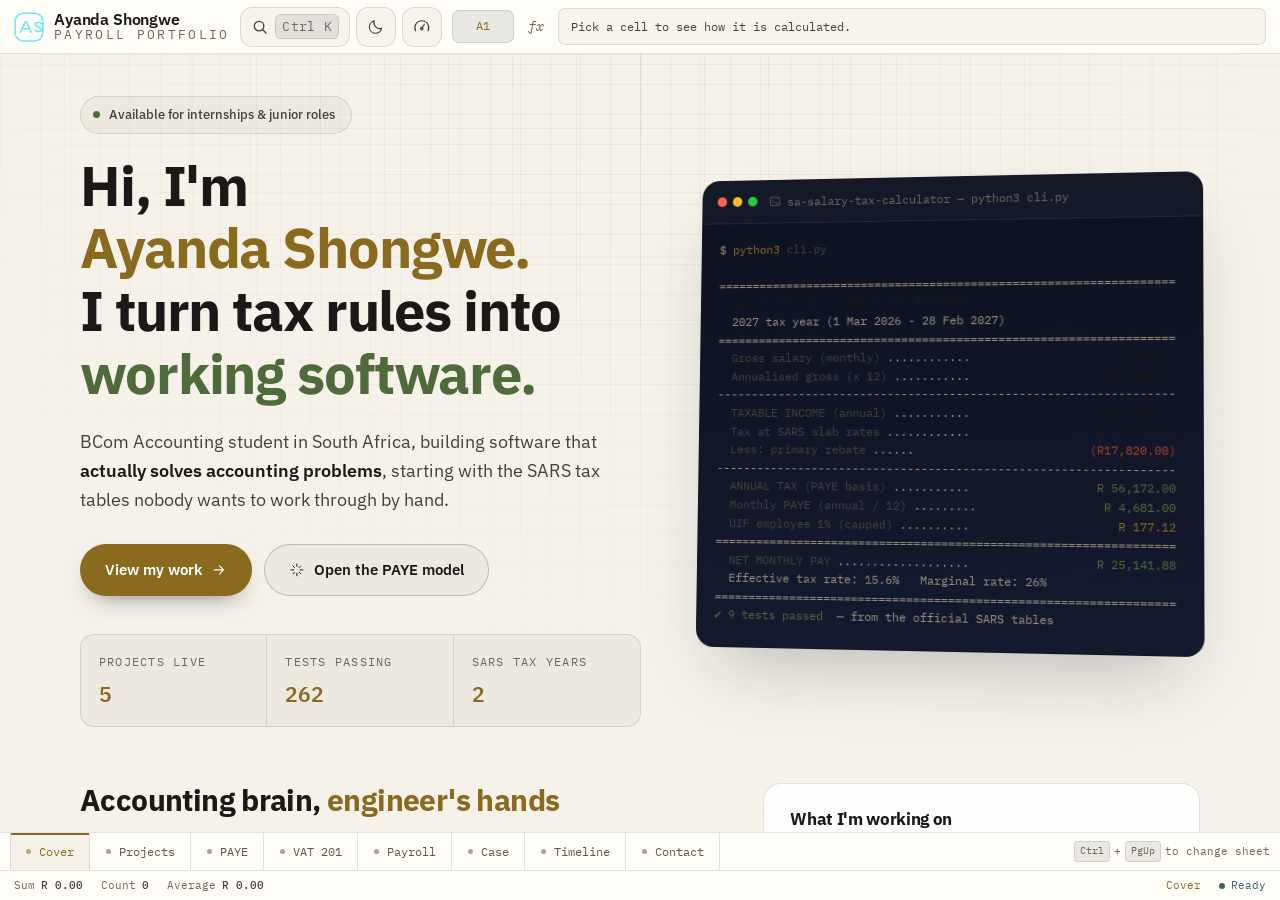
<file: portfolio/index.html>
<!DOCTYPE html>
<html lang="en" data-theme="dark">
<head>
<meta charset="utf-8" />
<meta name="viewport" content="width=device-width, initial-scale=1" />
<title>Ayanda Shongwe — Payroll Portfolio</title>
<meta name="description" content="Ayanda Shongwe — BCom Accounting student building working software with real South African tax logic. Payroll, PAYE, VAT and SARS compliance, with live models you can open." />
<meta name="author" content="Ayanda Shongwe" />
<meta name="theme-color" content="#05070d" />

<meta property="og:type" content="website" />
<meta property="og:title" content="Ayanda Shongwe — Payroll Portfolio" />
<meta property="og:description" content="BCom Accounting student building working software with real South African tax logic." />
<!-- The social preview image has to be an ABSOLUTE url - Facebook,
     LinkedIn, X and WhatsApp all ignore a relative one. Change these
     three lines if you move the site to a custom domain. -->
<meta property="og:url" content="https://vcfvz22rk5-debug.github.io/sa-payroll-tax-suite/" />
<meta property="og:image" content="https://vcfvz22rk5-debug.github.io/sa-payroll-tax-suite/assets/img/og-image.png" />
<meta property="og:image:width" content="1200" />
<meta property="og:image:height" content="630" />
<meta property="og:image:alt" content="Ayanda Shongwe — AS monogram on a dark gradient" />
<meta name="twitter:card" content="summary_large_image" />
<meta name="twitter:image" content="https://vcfvz22rk5-debug.github.io/sa-payroll-tax-suite/assets/img/og-image.png" />
<link rel="canonical" href="https://vcfvz22rk5-debug.github.io/sa-payroll-tax-suite/" />

<link rel="icon" href="assets/img/favicon.svg" type="image/svg+xml" />
<link rel="preconnect" href="https://fonts.googleapis.com" />
<link rel="preconnect" href="https://fonts.gstatic.com" crossorigin />
<link href="https://fonts.googleapis.com/css2?family=IBM+Plex+Sans:wght@400;500;600;700&family=IBM+Plex+Mono:wght@400;500;600&display=swap" rel="stylesheet" />
<link rel="stylesheet" href="assets/css/styles.css" />

<!-- Progressive enhancement: only hide reveal-animated content if JS is alive -->
<script>document.documentElement.classList.add("js");</script>
</head>
<body>

<!-- ══════════════════════════════════════════════════════════════
     ICON SPRITE — referenced by <use href="#i-name"> anywhere
     ══════════════════════════════════════════════════════════════ -->
<svg width="0" height="0" style="position:absolute" aria-hidden="true">
  <symbol id="i-calculator" viewBox="0 0 24 24" fill="none" stroke="currentColor" stroke-width="1.6" stroke-linecap="round" stroke-linejoin="round">
    <rect x="4" y="2" width="16" height="20" rx="3"/><rect x="7.5" y="5.5" width="9" height="4" rx="1"/><circle cx="8.5" cy="14" r=".9"/><circle cx="12" cy="14" r=".9"/><circle cx="15.5" cy="14" r=".9"/><circle cx="8.5" cy="17.5" r=".9"/><circle cx="12" cy="17.5" r=".9"/><circle cx="15.5" cy="17.5" r=".9"/>
  </symbol>
  <symbol id="i-receipt" viewBox="0 0 24 24" fill="none" stroke="currentColor" stroke-width="1.6" stroke-linecap="round" stroke-linejoin="round">
    <path d="M5 3.5v17l2.5-1.8 2.5 1.8 2-1.8 2 1.8 2.5-1.8L19 20.5v-17z"/><path d="M8.5 8.5h7M8.5 12h7M8.5 15.5h4"/>
  </symbol>
  <symbol id="i-chart" viewBox="0 0 24 24" fill="none" stroke="currentColor" stroke-width="1.6" stroke-linecap="round" stroke-linejoin="round">
    <path d="M3 21h18"/><path d="M6 21V11M11 21V5M16 21v-7M21 21v-4"/>
  </symbol>
  <symbol id="i-code" viewBox="0 0 24 24" fill="none" stroke="currentColor" stroke-width="1.6" stroke-linecap="round" stroke-linejoin="round">
    <path d="M8.5 8 4 12.5 8.5 17M15.5 8 20 12.5 15.5 17M13.5 5l-3 14"/>
  </symbol>
  <symbol id="i-book" viewBox="0 0 24 24" fill="none" stroke="currentColor" stroke-width="1.6" stroke-linecap="round" stroke-linejoin="round">
    <path d="M4 4.5A1.5 1.5 0 0 1 5.5 3H19v15H5.5A1.5 1.5 0 0 0 4 19.5z"/><path d="M4 19.5A1.5 1.5 0 0 0 5.5 21H19v-3"/>
  </symbol>
  <symbol id="i-rocket" viewBox="0 0 24 24" fill="none" stroke="currentColor" stroke-width="1.6" stroke-linecap="round" stroke-linejoin="round">
    <path d="M12 3c3.5 2 5.5 5.5 5.5 9.5L12 18l-5.5-5.5C6.5 8.5 8.5 5 12 3Z"/><circle cx="12" cy="10" r="1.6"/><path d="M8 17c-1.5 1-2 3-2 4 1 0 3-.5 4-2M16 17c1.5 1 2 3 2 4-1 0-3-.5-4-2"/>
  </symbol>
  <symbol id="i-check" viewBox="0 0 24 24" fill="none" stroke="currentColor" stroke-width="2" stroke-linecap="round" stroke-linejoin="round">
    <path d="m4.5 12.5 5 5 10-11"/>
  </symbol>
  <symbol id="i-arrow" viewBox="0 0 24 24" fill="none" stroke="currentColor" stroke-width="1.7" stroke-linecap="round" stroke-linejoin="round">
    <path d="M5 12h14M13 6l6 6-6 6"/>
  </symbol>
  <symbol id="i-external" viewBox="0 0 24 24" fill="none" stroke="currentColor" stroke-width="1.7" stroke-linecap="round" stroke-linejoin="round">
    <path d="M14 4h6v6M20 4l-8.5 8.5"/><path d="M18 14v4.5A1.5 1.5 0 0 1 16.5 20h-11A1.5 1.5 0 0 1 4 18.5v-11A1.5 1.5 0 0 1 5.5 6H10"/>
  </symbol>
  <symbol id="i-github" viewBox="0 0 24 24" fill="currentColor">
    <path d="M12 1.8a10.2 10.2 0 0 0-3.23 19.88c.51.1.7-.22.7-.49l-.01-1.9c-2.7.6-3.27-1.14-3.27-1.14-.44-1.13-1.08-1.43-1.08-1.43-.88-.6.07-.59.07-.59.98.07 1.49 1 1.49 1 .87 1.49 2.28 1.06 2.83.81.09-.63.34-1.06.62-1.3-2.16-.25-4.43-1.08-4.43-4.8 0-1.06.38-1.93 1-2.61-.1-.25-.43-1.24.1-2.58 0 0 .81-.27 2.67 1a9.3 9.3 0 0 1 4.87 0c1.85-1.27 2.66-1 2.66-1 .54 1.34.2 2.33.1 2.58.62.68 1 1.55 1 2.61 0 3.73-2.27 4.55-4.44 4.79.35.3.66.89.66 1.8l-.01 2.67c0 .27.18.6.7.49A10.2 10.2 0 0 0 12 1.8Z"/>
  </symbol>
  <symbol id="i-linkedin" viewBox="0 0 24 24" fill="currentColor">
    <path d="M4.98 3.5a2.5 2.5 0 1 1 0 5 2.5 2.5 0 0 1 0-5ZM3 9h4v12H3zM9.5 9h3.8v1.7h.05c.53-1 1.83-2.05 3.76-2.05 4.02 0 4.76 2.6 4.76 5.98V21h-4v-5.6c0-1.34-.03-3.06-1.9-3.06-1.9 0-2.19 1.45-2.19 2.96V21h-4Z"/>
  </symbol>
  <symbol id="i-mail" viewBox="0 0 24 24" fill="none" stroke="currentColor" stroke-width="1.6" stroke-linecap="round" stroke-linejoin="round">
    <rect x="2.5" y="5" width="19" height="14" rx="2.5"/><path d="m3 7 9 6 9-6"/>
  </symbol>
  <symbol id="i-moon" viewBox="0 0 24 24" fill="none" stroke="currentColor" stroke-width="1.6" stroke-linecap="round" stroke-linejoin="round">
    <path d="M20 14.2A8.2 8.2 0 0 1 9.8 4a8.5 8.5 0 1 0 10.2 10.2Z"/>
  </symbol>
  <symbol id="i-sun" viewBox="0 0 24 24" fill="none" stroke="currentColor" stroke-width="1.6" stroke-linecap="round" stroke-linejoin="round">
    <circle cx="12" cy="12" r="4"/><path d="M12 2.5v2M12 19.5v2M2.5 12h2M19.5 12h2M5.2 5.2l1.4 1.4M17.4 17.4l1.4 1.4M18.8 5.2l-1.4 1.4M6.6 17.4l-1.4 1.4"/>
  </symbol>
  <symbol id="i-search" viewBox="0 0 24 24" fill="none" stroke="currentColor" stroke-width="1.8" stroke-linecap="round" stroke-linejoin="round">
    <circle cx="11" cy="11" r="6.5"/><path d="m16 16 4.5 4.5"/>
  </symbol>
  <symbol id="i-close" viewBox="0 0 24 24" fill="none" stroke="currentColor" stroke-width="1.8" stroke-linecap="round" stroke-linejoin="round">
    <path d="m6 6 12 12M18 6 6 18"/>
  </symbol>
  <symbol id="i-terminal" viewBox="0 0 24 24" fill="none" stroke="currentColor" stroke-width="1.6" stroke-linecap="round" stroke-linejoin="round">
    <rect x="2.5" y="4" width="19" height="16" rx="2.5"/><path d="m6.5 10 2.5 2.5L6.5 15M12.5 15.5h5"/>
  </symbol>
  <symbol id="i-spark" viewBox="0 0 24 24" fill="none" stroke="currentColor" stroke-width="1.5" stroke-linecap="round" stroke-linejoin="round">
    <path d="M12 3v4M12 17v4M3 12h4M17 12h4M6 6l2.5 2.5M15.5 15.5 18 18M18 6l-2.5 2.5M8.5 15.5 6 18"/>
  </symbol>
  <symbol id="i-percent" viewBox="0 0 24 24" fill="none" stroke="currentColor" stroke-width="1.6" stroke-linecap="round" stroke-linejoin="round">
    <path d="m19 5-14 14"/><circle cx="7.5" cy="7.5" r="2.5"/><circle cx="16.5" cy="16.5" r="2.5"/>
  </symbol>
  <symbol id="i-users" viewBox="0 0 24 24" fill="none" stroke="currentColor" stroke-width="1.6" stroke-linecap="round" stroke-linejoin="round">
    <path d="M16 20v-1.5a4 4 0 0 0-4-4H6a4 4 0 0 0-4 4V20"/><circle cx="9" cy="7" r="3.5"/><path d="M22 20v-1.5a4 4 0 0 0-3-3.87M16.5 4a3.5 3.5 0 0 1 0 6"/>
  </symbol>
  <symbol id="i-building" viewBox="0 0 24 24" fill="none" stroke="currentColor" stroke-width="1.6" stroke-linecap="round" stroke-linejoin="round">
    <path d="M3 21h18M5 21V5a2 2 0 0 1 2-2h6a2 2 0 0 1 2 2v16M15 21V9h3a2 2 0 0 1 2 2v10"/><path d="M8.5 7h3M8.5 11h3M8.5 15h3"/>
  </symbol>
  <symbol id="i-calendar" viewBox="0 0 24 24" fill="none" stroke="currentColor" stroke-width="1.6" stroke-linecap="round" stroke-linejoin="round">
    <rect x="3" y="5" width="18" height="16" rx="2.5"/><path d="M3 10h18M8 3v4M16 3v4"/>
  </symbol>
  <symbol id="i-clock" viewBox="0 0 24 24" fill="none" stroke="currentColor" stroke-width="1.6" stroke-linecap="round" stroke-linejoin="round">
    <circle cx="12" cy="12" r="9"/><path d="M12 7v5.5l3.5 2"/>
  </symbol>
  <symbol id="i-arrow-up" viewBox="0 0 24 24" fill="none" stroke="currentColor" stroke-width="1.7" stroke-linecap="round" stroke-linejoin="round">
    <path d="M12 20V4M6 10l6-6 6 6"/>
  </symbol>
  <symbol id="i-shield" viewBox="0 0 24 24" fill="none" stroke="currentColor" stroke-width="1.6" stroke-linecap="round" stroke-linejoin="round">
    <path d="M12 2.5 4.5 5.5v6c0 4.6 3.1 8.4 7.5 10 4.4-1.6 7.5-5.4 7.5-10v-6z"/><path d="m9 12 2 2 4-4"/>
  </symbol>
  <symbol id="i-gauge" viewBox="0 0 24 24" fill="none" stroke="currentColor" stroke-width="1.6" stroke-linecap="round" stroke-linejoin="round">
    <path d="M3.5 17.5a9.5 9.5 0 1 1 17 0"/><path d="m12 14 3.5-5.5"/><circle cx="12" cy="14.5" r="1.7"/>
  </symbol>
  <symbol id="i-grid" viewBox="0 0 24 24" fill="none" stroke="currentColor" stroke-width="1.6" stroke-linecap="round" stroke-linejoin="round">
    <rect x="3" y="3" width="18" height="18" rx="2"/><path d="M3 9h18M3 15h18M9 3v18M15 3v18"/>
  </symbol>
</svg>

<!-- ══════════════════════════════════════════════════════════════
     BACKGROUND FX
     ══════════════════════════════════════════════════════════════ -->
<div class="fx" aria-hidden="true">
  <div class="fx__grid"></div>
</div>

<a class="skip-link" href="#sheets">Skip to content</a>

<!-- Small messages, e.g. when performance mode switches itself on -->
<div class="toast" id="toast" role="status" aria-live="polite" hidden></div>

<!-- ══════════════════════════════════════════════════════════════
     THE FORMULA BAR
     ══════════════════════════════════════════════════════════════ -->
<header class="bar" id="bar">
  <div class="bar__brand">
    <span class="brand__mark" aria-hidden="true">
      <svg viewBox="0 0 40 40" fill="none">
        <defs>
          <linearGradient id="bg1" x1="0" y1="0" x2="40" y2="40">
            <stop offset="0%" stop-color="#67e8f9"/><stop offset="55%" stop-color="#a78bfa"/><stop offset="100%" stop-color="#f472b6"/>
          </linearGradient>
        </defs>
        <rect x="1.5" y="1.5" width="37" height="37" rx="11" stroke="url(#bg1)" stroke-width="2"/>
        <path d="M8.5 27 15 13h1.6L23 27M11.1 22.4h9.1" stroke="url(#bg1)" stroke-width="2.1" stroke-linecap="round" stroke-linejoin="round"/>
        <path d="M37 15.52C37 13.28 28 13.28 28 16.08C28 18.88 37 21.12 37 23.92C37 26.72 28 26.72 28 24.48" stroke="url(#bg1)" stroke-width="2.1" stroke-linecap="round" stroke-linejoin="round"/>
      </svg>
    </span>
    <span class="brand__text">
      <strong>Ayanda Shongwe</strong>
      <em>Payroll Portfolio</em>
    </span>
  </div>

  <div class="bar__tools">
    <button type="button" class="icon-btn icon-btn--cmd" id="cmd-trigger" title="Search (Ctrl+K)" aria-label="Open search">
      <svg class="ico"><use href="#i-search"/></svg>
      <span class="kbd" id="cmd-kbd">Ctrl K</span>
    </button>
    <button type="button" class="icon-btn" id="theme-toggle" title="Toggle theme" aria-label="Toggle colour theme">
      <svg class="ico ico--sun"><use href="#i-sun"/></svg>
      <svg class="ico ico--moon"><use href="#i-moon"/></svg>
    </button>
    <button type="button" class="icon-btn" id="lite-toggle" title="Performance mode" aria-label="Toggle performance mode" aria-pressed="false">
      <svg class="ico"><use href="#i-gauge"/></svg>
    </button>
  </div>

  <div class="bar__ref">
    <span class="bar__name-box" id="name-box" title="The selected cell">A1</span>
  </div>
  <span class="bar__fx" aria-hidden="true">fx</span>
  <div class="bar__formula" id="formula" aria-live="polite">Pick a cell to see how it is calculated.</div>
</header>

<!-- ══════════════════════════════════════════════════════════════
     THE SHEETS
     ══════════════════════════════════════════════════════════════ -->
<main class="sheets" id="sheets">

  <!-- ── COVER ──────────────────────────────────────────────────── -->
  <section class="sheet is-active" data-sheet="cover" aria-label="Cover">
    <div class="sheet__inner">
      <div class="cover">
        <div class="cover__left">
          <span class="cover__eyebrow">
            <span class="pill__dot"></span>
            Available for internships &amp; junior roles
          </span>
          <h1 class="cover__title">
            <span class="line">Hi, I'm</span>
            <span class="grad-text">Ayanda Shongwe.</span>
            <span class="line">I turn tax rules into</span>
            <span class="grad-text grad-text--2">working software.</span>
          </h1>
          <p class="cover__lead">
            BCom Accounting student in South Africa, building software that
            <strong>actually solves accounting problems</strong>, starting with
            the SARS tax tables nobody wants to work through by hand.
          </p>
          <div class="cover__cta">
            <button class="btn btn--primary" type="button" data-goto="projects">
              View my work <svg class="ico"><use href="#i-arrow"/></svg>
            </button>
            <button class="btn btn--ghost" type="button" data-goto="paye">
              <svg class="ico"><use href="#i-spark"/></svg> Open the PAYE model
            </button>
          </div>
          <dl class="ledger-strip" id="hero-stats"></dl>
        </div>

        <div class="cover__right">
          <div class="term" id="term">
            <div class="term__bar">
              <span class="term__dots"><i></i><i></i><i></i></span>
              <span class="term__title">
                <svg class="ico"><use href="#i-terminal"/></svg>
                sa-salary-tax-calculator — python3 cli.py
              </span>
            </div>
            <pre class="term__body" id="term-body"></pre>
          </div>
        </div>
      </div>

      <div class="about">
        <div class="about__text">
          <h2 class="sheet__title">Accounting brain, <span class="grad-text">engineer's hands</span></h2>
          <p>
            I study accounting at university, but I spend most of my evenings
            writing code. The overlap is the sweet spot: I know what a
            progressive tax slab, a rebate and a payslip actually
            <em>mean</em>. So when I build software, it models the real
            rule instead of a made-up one.
          </p>
          <p>
            My first project was a command-line PAYE and UIF calculator built
            on the official SARS tax tables for the 2026 and 2027 tax years,
            with a test suite that proves the maths matches SARS's own
            figures. Every model in this workbook runs the same logic, live.
          </p>
          <p>
            I'm looking for an internship or junior role where I can keep
            learning, and where someone who actually understands the domain
            will notice the difference.
          </p>
          <div class="about__meta">
            <span class="tag"><svg class="ico"><use href="#i-book"/></svg> BCom Accounting</span>
            <span class="tag"><svg class="ico"><use href="#i-terminal"/></svg> Python &amp; JavaScript</span>
            <span class="tag"><svg class="ico"><use href="#i-chart"/></svg> South Africa</span>
          </div>
        </div>

        <aside class="about__card glass">
          <h2 class="about__card-title">What I'm working on</h2>
          <ul class="about__list" id="focus-list"></ul>
          <div class="about__card-foot">
            <span class="pulse" aria-hidden="true"></span>
            Currently deep in SARS tax rules &amp; payroll logic
          </div>
        </aside>
      </div>
    </div>
  </section>

  <!-- ── PROJECTS ───────────────────────────────────────────────── -->
  <section class="sheet" data-sheet="projects" aria-label="Selected work" hidden>
    <div class="sheet__inner">
      <div class="sheet__head">
        <h1 class="sheet__title">Projects that <span class="grad-text">actually run</span></h1>
        <p class="sheet__sub">
          Each one is built from a real problem, tested, and documented.
          More land here as I finish them.
        </p>
      </div>

      <div class="filters" role="group" aria-label="Filter projects">
        <button class="filter is-active" type="button" data-filter="all" aria-pressed="true">All</button>
        <button class="filter" type="button" data-filter="live" aria-pressed="false">Live</button>
        <button class="filter" type="button" data-filter="in-progress" aria-pressed="false">In progress</button>
        <button class="filter" type="button" data-filter="planned" aria-pressed="false">Planned</button>
      </div>

      <div class="grid grid--projects" id="project-grid"></div>
      <p class="grid__empty" id="project-empty" hidden>Nothing here yet. Check back soon.</p>
    </div>
  </section>

  <!-- ── PAYE MODEL ─────────────────────────────────────────────── -->
  <section class="sheet" data-sheet="paye" aria-label="PAYE model" hidden>
    <div class="sheet__inner">
      <div class="sheet__head">
        <h1 class="sheet__title">The <span class="grad-text">PAYE model</span></h1>
        <p class="sheet__sub">
          The exact logic from the Python project, ported to JavaScript.
          Type a salary and watch the maths happen. No install, no server.
        </p>
      </div>

      <div class="calc glass">
        <form class="calc__form" id="calc-form" autocomplete="off">
          <div class="field">
            <label for="c-salary">Gross monthly salary</label>
            <div class="input-wrap">
              <span class="input-prefix">R</span>
              <input type="number" id="c-salary" value="30000" min="0" step="500" inputmode="decimal" />
            </div>
          </div>

          <div class="field">
            <label for="c-age">Age at 28 February of the tax year</label>
            <div class="input-wrap">
              <input type="number" id="c-age" value="30" min="18" max="99" step="1" inputmode="numeric" />
              <span class="input-suffix" id="c-age-note">primary rebate</span>
            </div>
          </div>

          <div class="field">
            <span class="field__label" id="taxyear-label">Tax year</span>
            <div class="segmented" role="radiogroup" aria-labelledby="taxyear-label">
              <label class="seg">
                <input type="radio" name="taxyear" value="2026" />
                <span>2026</span>
              </label>
              <label class="seg">
                <input type="radio" name="taxyear" value="2027" checked />
                <span>2027</span>
              </label>
            </div>
          </div>

          <div class="field">
            <label for="c-ra">Monthly pension / RA contribution</label>
            <div class="input-wrap">
              <span class="input-prefix">R</span>
              <input type="number" id="c-ra" value="0" min="0" step="100" inputmode="decimal" />
            </div>
            <p class="field__hint" id="c-ra-hint">Deducted before tax, capped by s11F.</p>
          </div>

          <div class="field">
            <label for="c-medical">Your monthly medical scheme contribution</label>
            <div class="input-wrap">
              <span class="input-prefix">R</span>
              <input type="number" id="c-medical" value="0" min="0" step="100" inputmode="decimal" />
              <input type="number" id="c-dependants" value="1" min="0" max="20" step="1"
                     inputmode="numeric" aria-label="People on the medical scheme, including you" />
              <span class="input-suffix" id="c-medical-note">on scheme</span>
            </div>
            <p class="field__hint">The medical scheme fees tax credit is a rebate against your tax.</p>
          </div>
        </form>

        <div class="calc__out">
          <div class="calc__headline">
            <span class="calc__label">Net monthly pay</span>
            <span class="calc__net" id="o-net">R 0.00</span>
          </div>

          <div class="breakdown" id="o-bar" role="img" aria-label="Breakdown of gross salary">
            <span class="breakdown__seg breakdown__seg--tax" id="o-seg-tax"></span>
            <span class="breakdown__seg breakdown__seg--uif" id="o-seg-uif"></span>
            <span class="breakdown__seg breakdown__seg--ra" id="o-seg-ra"></span>
            <span class="breakdown__seg breakdown__seg--net" id="o-seg-net"></span>
          </div>

          <ul class="legend">
            <li><i class="dot dot--tax"></i> PAYE <b id="o-paye">R 0.00</b></li>
            <li><i class="dot dot--uif"></i> UIF <b id="o-uif">R 0.00</b></li>
            <li><i class="dot dot--ra"></i> Retirement <b id="o-ra">R 0.00</b></li>
            <li><i class="dot dot--net"></i> Net <b id="o-net-legend">R 0.00</b></li>
          </ul>

          <dl class="calc__rows" id="o-rows"></dl>

          <div class="calc__slabs">
            <h2 class="mini-title">Which tax slab are you in?</h2>
            <div class="slabs" id="o-slabs"></div>
          </div>

          <p class="calc__disclaimer">
            <svg class="ico"><use href="#i-spark"/></svg>
            Study and portfolio tool, not an official SARS payscale result.
            Always verify against sars.gov.za.
          </p>
        </div>
      </div>
    </div>
  </section>

  <!-- ── VAT 201 MODEL ──────────────────────────────────────────── -->
  <section class="sheet" data-sheet="vat" aria-label="VAT 201 model" hidden>
    <div class="sheet__inner">
      <div class="sheet__head">
        <h1 class="sheet__title">The <span class="grad-text">VAT 201</span> model</h1>
        <p class="sheet__sub">
          Output tax less input tax at 15%, the six bi-monthly periods, and
          the date each return is actually due.
        </p>
      </div>

      <div class="calc glass">
        <form class="calc__form" id="vat-form" autocomplete="off">
          <div class="field">
            <label for="v-sales">Taxable supplies (your sales, no VAT)</label>
            <div class="input-wrap">
              <span class="input-prefix">R</span>
              <input type="number" id="v-sales" value="150000" min="0" step="1000" inputmode="decimal" />
            </div>
          </div>

          <div class="field">
            <label for="v-purchases">Taxable purchases you can claim back</label>
            <div class="input-wrap">
              <span class="input-prefix">R</span>
              <input type="number" id="v-purchases" value="75000" min="0" step="1000" inputmode="decimal" />
            </div>
          </div>

          <div class="field">
            <span class="field__label" id="vatyear-label">Tax year</span>
            <div class="segmented" role="radiogroup" aria-labelledby="vatyear-label">
              <label class="seg">
                <input type="radio" name="vatyear" value="2026" />
                <span>2026</span>
              </label>
              <label class="seg">
                <input type="radio" name="vatyear" value="2027" checked />
                <span>2027</span>
              </label>
            </div>
          </div>

          <div class="field">
            <label for="v-turnover">Annual taxable supplies (12 months)</label>
            <div class="input-wrap">
              <span class="input-prefix">R</span>
              <input type="number" id="v-turnover" value="2400000" min="0" step="50000" inputmode="decimal" />
            </div>
            <p class="field__hint" id="v-reg-hint">Checking the registration thresholds…</p>
          </div>
        </form>

        <div class="calc__out">
          <div class="calc__headline">
            <span class="calc__label" id="v-net-label">Net VAT payable to SARS</span>
            <span class="calc__net" id="v-net">R 0.00</span>
          </div>

          <div class="breakdown" id="v-bar" role="img" aria-label="Output tax against input tax">
            <span class="breakdown__seg breakdown__seg--out" id="v-seg-out"></span>
            <span class="breakdown__seg breakdown__seg--in" id="v-seg-in"></span>
          </div>

          <ul class="legend">
            <li><i class="dot dot--out"></i> Output tax <b id="v-output">R 0.00</b></li>
            <li><i class="dot dot--in"></i> Input tax <b id="v-input">R 0.00</b></li>
          </ul>

          <dl class="calc__rows" id="v-rows"></dl>

          <div class="calc__slabs">
            <h2 class="mini-title">VAT periods &amp; deadlines</h2>
            <ul class="periods" id="v-periods"></ul>
          </div>

          <p class="calc__disclaimer">
            <svg class="ico"><use href="#i-shield"/></svg>
            The VAT201 for a bi-monthly period is due in the month after the
            period ends. Always verify against sars.gov.za.
          </p>
        </div>
      </div>
    </div>
  </section>

  <!-- ── PAYROLL MODEL ──────────────────────────────────────────── -->
  <section class="sheet" data-sheet="payroll" aria-label="Payroll model" hidden>
    <div class="sheet__inner">
      <div class="sheet__head">
        <h1 class="sheet__title">The <span class="grad-text">payroll run</span></h1>
        <p class="sheet__sub">
          A five-employee payroll, the same data as the Python project.
          Every figure below is calculated live.
        </p>
      </div>

      <div class="payroll glass">
        <div class="payroll__bar">
          <div class="payroll__bar-copy">
            <h2 class="payroll__title">Priced and posted</h2>
            <p class="payroll__sub">
              <code>data/employees.csv</code> in the Python project: the same
              five people, the same numbers.
            </p>
          </div>
          <div class="field field--inline">
            <label for="p-month">Payroll month</label>
            <input type="month" id="p-month" value="2026-10" />
          </div>
        </div>

        <div class="payroll__grid">
          <div class="payroll__table-wrap">
            <table class="ledger">
              <caption class="sr-only">Payslips for the five demo employees</caption>
              <thead>
                <tr>
                  <th scope="col">Employee</th>
                  <th scope="col" class="num">Gross</th>
                  <th scope="col" class="num">PAYE</th>
                  <th scope="col" class="num">UIF</th>
                  <th scope="col" class="num">SDL</th>
                  <th scope="col" class="num">Net pay</th>
                </tr>
              </thead>
              <tbody id="p-rows"></tbody>
              <tfoot id="p-foot"></tfoot>
            </table>
          </div>

          <aside class="payroll__cards" id="p-cards"></aside>
        </div>

        <p class="calc__disclaimer">
          <svg class="ico"><use href="#i-spark"/></svg>
          SDL is 1% of the leviable amount and is a business cost. Employers
          with an annual payroll below R500 000 are exempt.
        </p>
      </div>
    </div>
  </section>

  <!-- ── CASE STUDY ─────────────────────────────────────────────── -->
  <section class="sheet" data-sheet="case" aria-label="Case study" hidden>
    <div class="sheet__inner">
      <div class="sheet__head">
        <h1 class="sheet__title">How I built the <span class="grad-text">payroll suite</span></h1>
        <p class="sheet__sub">
          One project, written up properly: the problem, the design decisions
          that mattered, and how the thing is put together.
        </p>
      </div>

      <div class="case">
        <div class="case__story">
          <h2 class="case__heading">The problem</h2>
          <p>
            My first tool calculated one employee's take-home pay. That is
            the easy half. The half that actually keeps a business in
            trouble is the employer's side: the forms, the deadlines, and
            the cases that break the simple maths, like an employee who joined
            in November, a month with a bonus, a commission earner who is
            not a UIF contributor.
          </p>

          <h2 class="case__heading">The decision that mattered</h2>
          <p>
            The interesting problem was the tax itself. SARS's brackets are
            built around a <em>year</em> of income, so a month cannot be
            taxed on its own. The engine annualises the month's taxable
            income, taxes that, and divides by twelve, which is what a
            real payroll does and what smooths out bonuses and gaps in
            overtime.
          </p>
          <p>
            The consequence is subtle: an employee who joins in November
            is taxed as if they were going to earn a full year's salary, so
            the employer over-deducts. A real system fixes that on the last
            payslip of the year, so the suite has a <strong>year-end
            reconciliation</strong> that works out the employee's real
            liability and the adjustment the employer owes them.
          </p>

          <ul class="case__points">
            <li><svg class="ico"><use href="#i-check"/></svg><span>Section 11F: the pension is capped at 27.5% of the remuneration and R350 000 a year</span></li>
            <li><svg class="ico"><use href="#i-check"/></svg><span>Overtime at 1.5x for the first 45 hours, 2x after that, 2x for Sundays and public holidays</span></li>
            <li><svg class="ico"><use href="#i-check"/></svg><span>PAYE rounded to the nearest rand, the way SARS asks for it</span></li>
            <li><svg class="ico"><use href="#i-check"/></svg><span>Deadlines that know the 7th of the month is sometimes a Saturday</span></li>
            <li><svg class="ico"><use href="#i-check"/></svg><span>Every figure traceable back to a SARS source</span></li>
          </ul>
        </div>

        <aside class="case__side">
          <div class="arch" aria-label="How the project is put together">
            <div class="arch__row">
              <div class="arch__box arch__box--front">web/ dashboard</div>
              <div class="arch__box arch__box--front">cli.py</div>
            </div>
            <div class="arch__arrow">▼</div>
            <div class="arch__box arch__box--mid">engine.py — the maths</div>
            <div class="arch__arrow">▼</div>
            <div class="arch__box arch__box--data">tax_tables.py — the SARS rates</div>
            <div class="arch__row arch__row--split">
              <div class="arch__box">db.py — SQLite</div>
              <div class="arch__box">compliance.py — the forms</div>
            </div>
            <div class="arch__foot">
              Python standard library only — 0 dependencies
            </div>
          </div>

          <div class="case__numbers">
            <div><b>148</b><span>checks in the test suite</span></div>
            <div><b>9</b><span>modules, each with one job</span></div>
            <div><b>0</b><span>third-party dependencies</span></div>
            <div><b>8</b><span>JSON endpoints behind the dashboard</span></div>
          </div>

          <a class="case__doc" href="docs/portfolio-walkthrough.pdf">
            <svg class="ico" viewBox="0 0 24 24" fill="none" stroke="currentColor" stroke-width="1.6" stroke-linecap="round" stroke-linejoin="round">
              <path d="M14 3H7a2 2 0 0 0-2 2v14a2 2 0 0 0 2 2h10a2 2 0 0 0 2-2V8z"/><path d="M14 3v5h5M9 13h6M9 17h4"/>
            </svg>
            <span>
              <b>The full write-up</b>
              Every project, every concept and how to explain it — thirty-six
              pages, with the design decisions and the questions I was asked.
            </span>
          </a>
        </aside>
      </div>
    </div>
  </section>

  <!-- ── TIMELINE ───────────────────────────────────────────────── -->
  <section class="sheet" data-sheet="timeline" aria-label="The journey" hidden>
    <div class="sheet__inner">
      <div class="sheet__head">
        <h1 class="sheet__title">Built in the <span class="grad-text">open</span></h1>
        <p class="sheet__sub">
          Every project follows a plan, and the plan is public. Here is where
          the current one stands.
        </p>
      </div>

      <ol class="timeline" id="timeline"></ol>

      <div class="sheet__head sheet__head--sub">
        <h1 class="sheet__title">What I work <span class="grad-text">with</span></h1>
      </div>
      <div class="grid grid--skills" id="skill-grid"></div>
    </div>
  </section>

  <!-- ── CONTACT ────────────────────────────────────────────────── -->
  <section class="sheet" data-sheet="contact" aria-label="Contact" hidden>
    <div class="sheet__inner">
      <div class="contact glass">
        <div class="contact__copy">
          <h1 class="sheet__title">Let's talk about <span class="grad-text">tax, code &amp; internships</span></h1>
          <p>
            Got a role that needs someone who understands both the numbers
            and the tooling? I'd love to hear about it. I reply to everything.
          </p>
          <div class="contact__links" id="contact-links"></div>
        </div>
        <div class="contact__card">
          <span class="contact__label">Email me</span>
          <a class="contact__email" id="contact-email" href="#">
            ayandayeshongwe@icloud.com
          </a>
          <button class="btn btn--ghost btn--sm" id="copy-email" type="button">
            <svg class="ico"><use href="#i-code"/></svg> Copy address
          </button>
          <span class="contact__note" id="copy-note" role="status" aria-live="polite"></span>
        </div>
      </div>
    </div>
  </section>
</main>

<!-- ══════════════════════════════════════════════════════════════
     SHEET TABS
     ══════════════════════════════════════════════════════════════ -->
<nav class="tabbar" id="tabbar" aria-label="Sheets">
  <div class="tabbar__sheets" id="tabbar-sheets" role="tablist"></div>
  <div class="tabbar__right">
    <span class="tabbar__hint">
      <kbd>Ctrl</kbd>+<kbd>PgUp</kbd> to change sheet
    </span>
  </div>
</nav>

<!-- ══════════════════════════════════════════════════════════════
     STATUS BAR
     ══════════════════════════════════════════════════════════════ -->
<footer class="status" id="status">
  <div class="status__left">
    <span class="status__item"><em>Sum</em><b id="st-sum">R 0.00</b></span>
    <span class="status__item"><em>Count</em><b id="st-count">0</b></span>
    <span class="status__item"><em>Average</em><b id="st-avg">R 0.00</b></span>
  </div>
  <div class="status__right">
    <span class="status__item status__item--sheet" id="st-sheet">Cover</span>
    <span class="status__item status__item--ready" id="st-mode">Ready</span>
  </div>
</footer>

<!-- ══════════════════════════════════════════════════════════════
     COMMAND PALETTE
     ══════════════════════════════════════════════════════════════ -->
<div class="palette" id="palette" hidden>
  <div class="palette__backdrop" data-close-palette></div>
  <div class="palette__panel glass" role="dialog" aria-modal="true" aria-label="Quick search">
    <div class="palette__input">
      <svg class="ico"><use href="#i-search"/></svg>
      <input type="text" id="palette-input" placeholder="Go to a sheet or a project…" aria-label="Search" />
      <button type="button" class="icon-btn" data-close-palette aria-label="Close search">
        <svg class="ico"><use href="#i-close"/></svg>
      </button>
    </div>
    <ul class="palette__list" id="palette-list"></ul>
    <div class="palette__foot">
      <span><kbd>↑</kbd><kbd>↓</kbd> navigate</span>
      <span><kbd>↵</kbd> open</span>
      <span><kbd>esc</kbd> close</span>
    </div>
  </div>
</div>

<noscript>
  <div class="noscript">
    This portfolio uses a little JavaScript to switch between the sheets and
    run the tax models. Please enable JavaScript, or email me directly and
    I'll send you the details.
  </div>
</noscript>

<script src="assets/js/data.js"></script>
<script src="assets/js/tax.js"></script>
<script src="assets/js/vat.js"></script>
<script src="assets/js/main.js"></script>
</body>
</html>
</file>
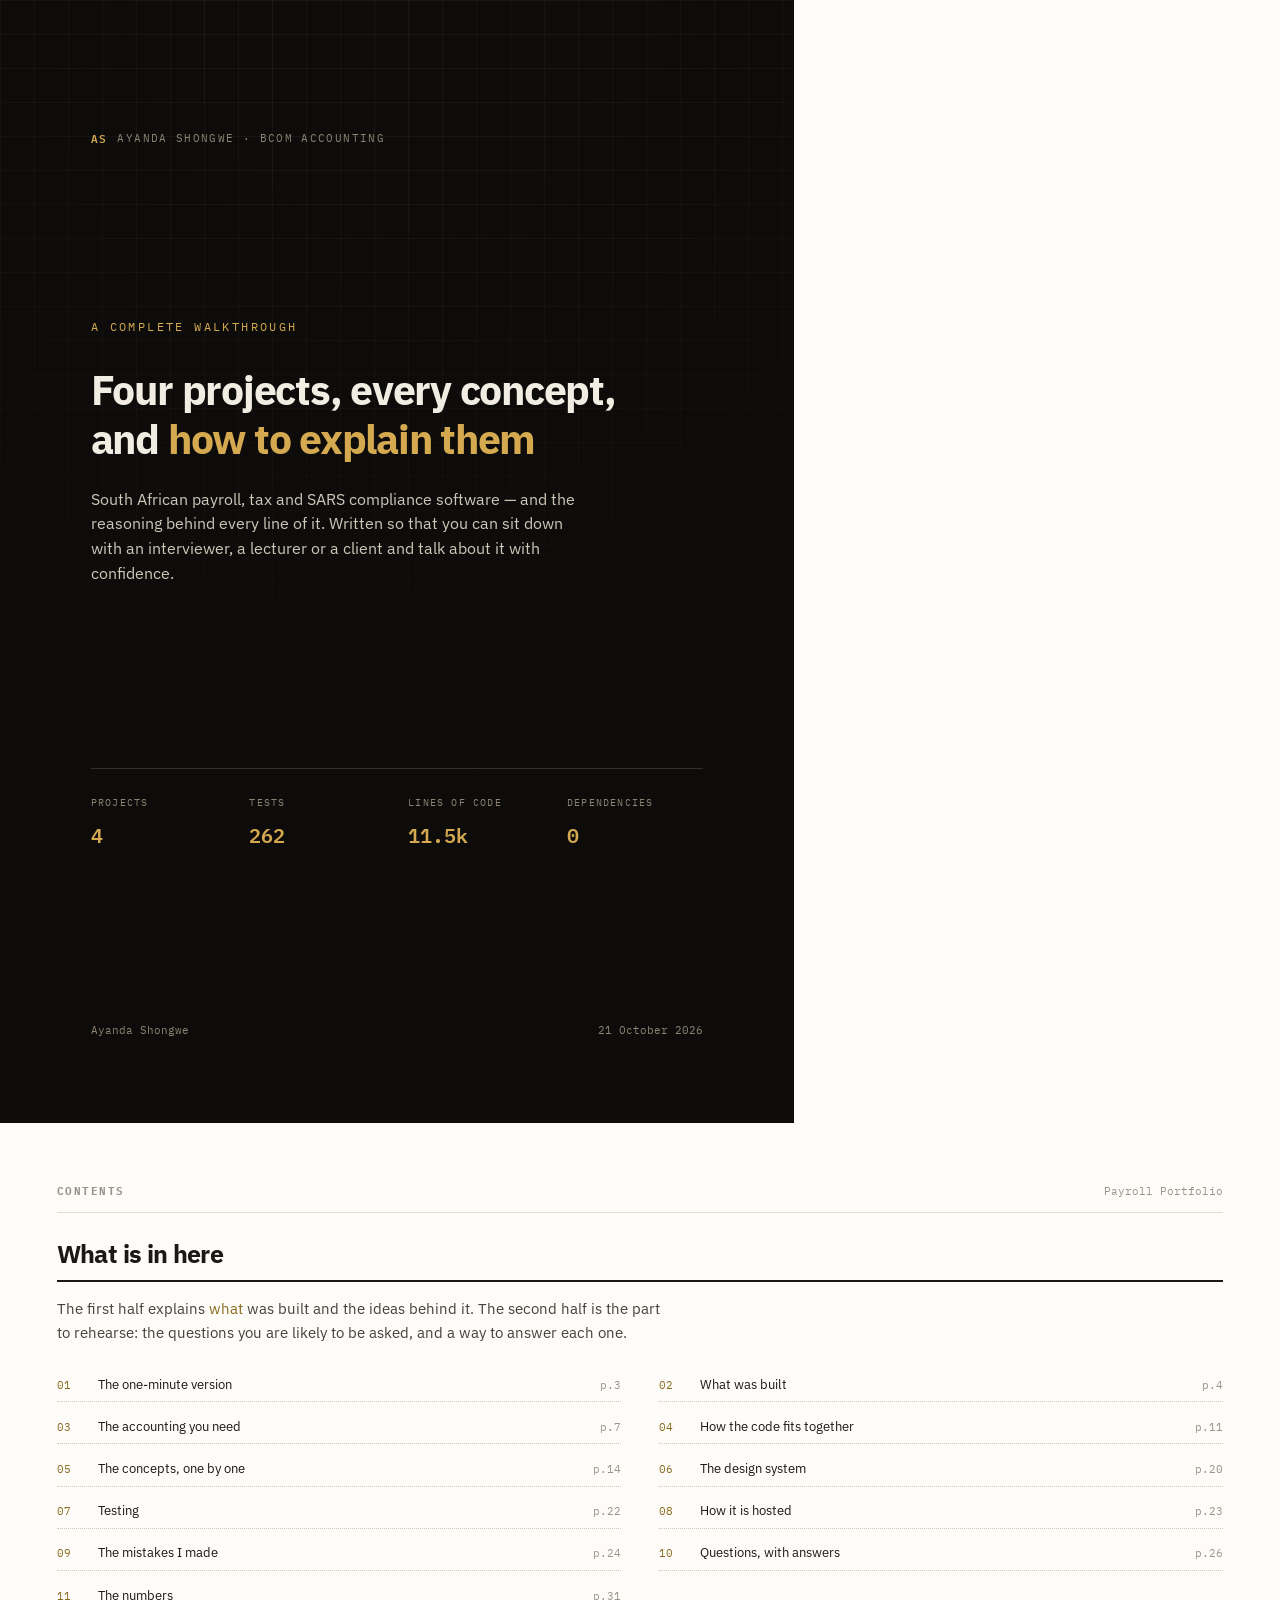
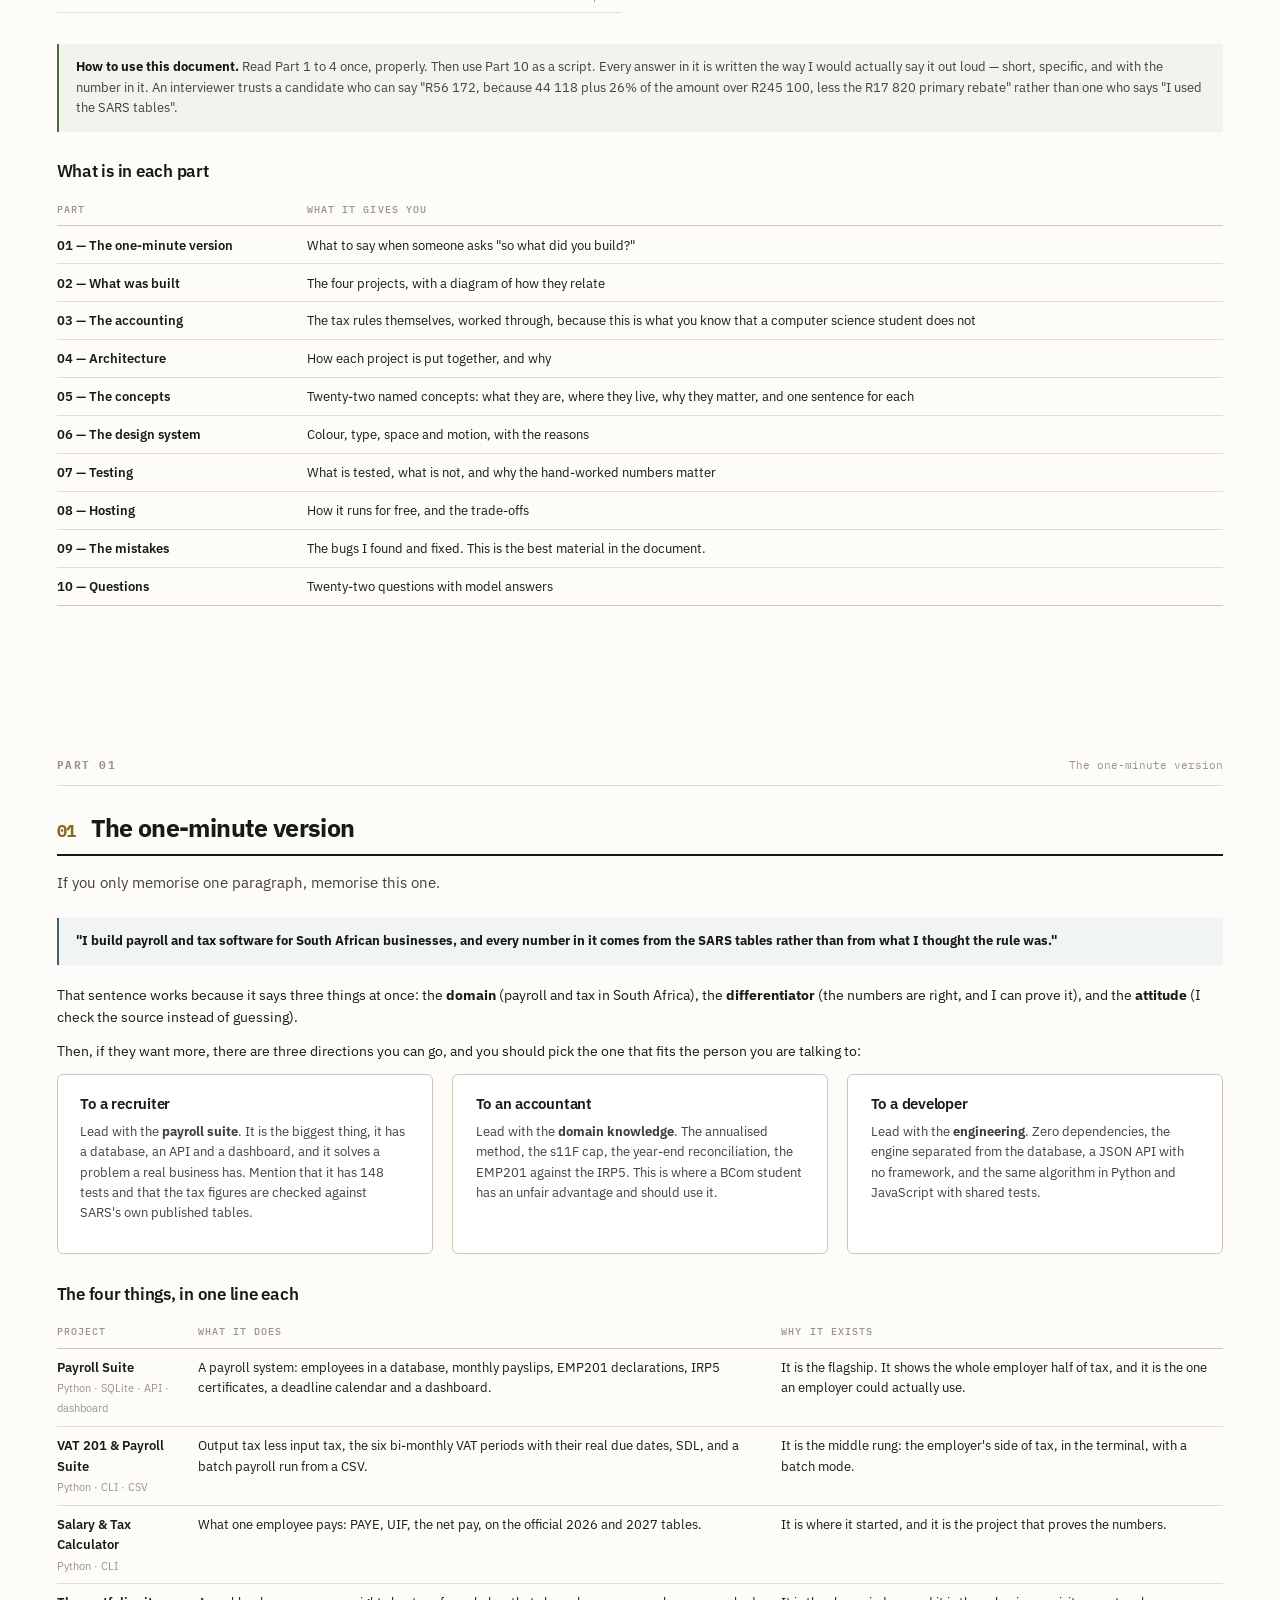
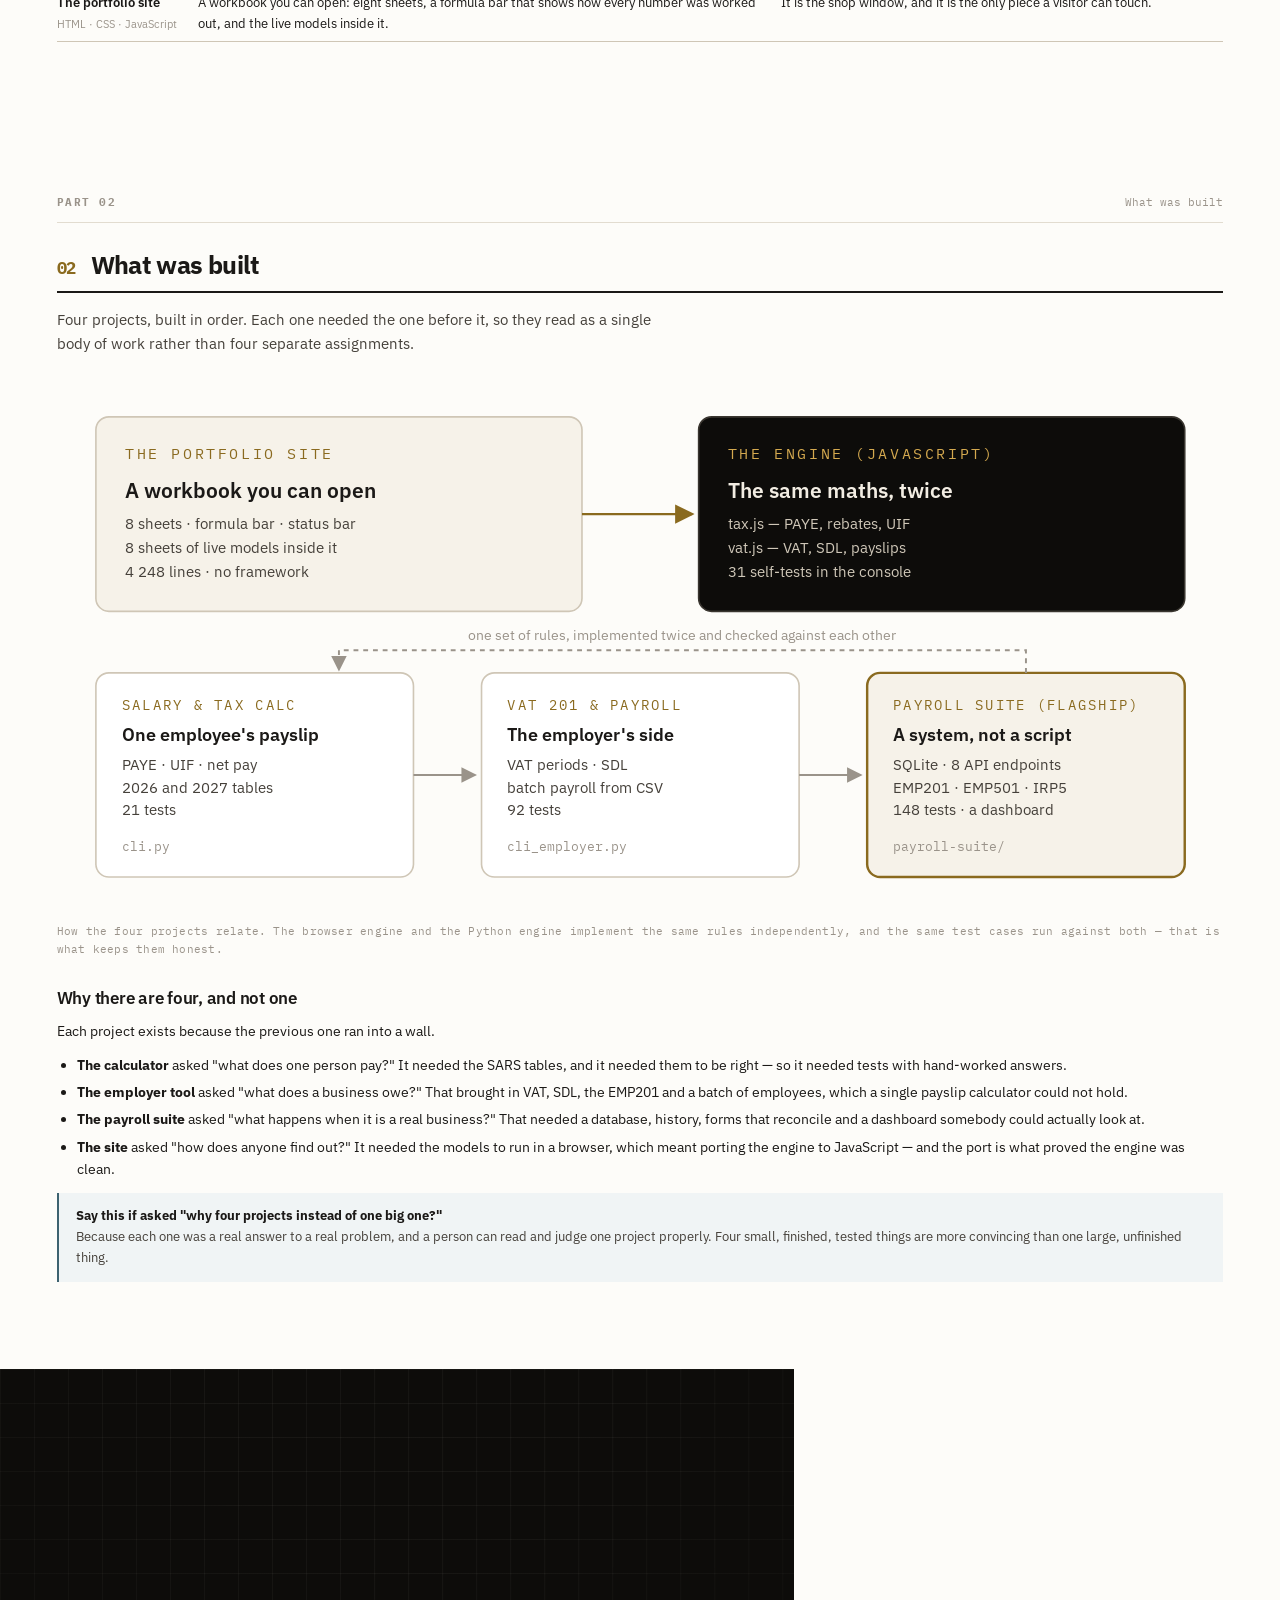
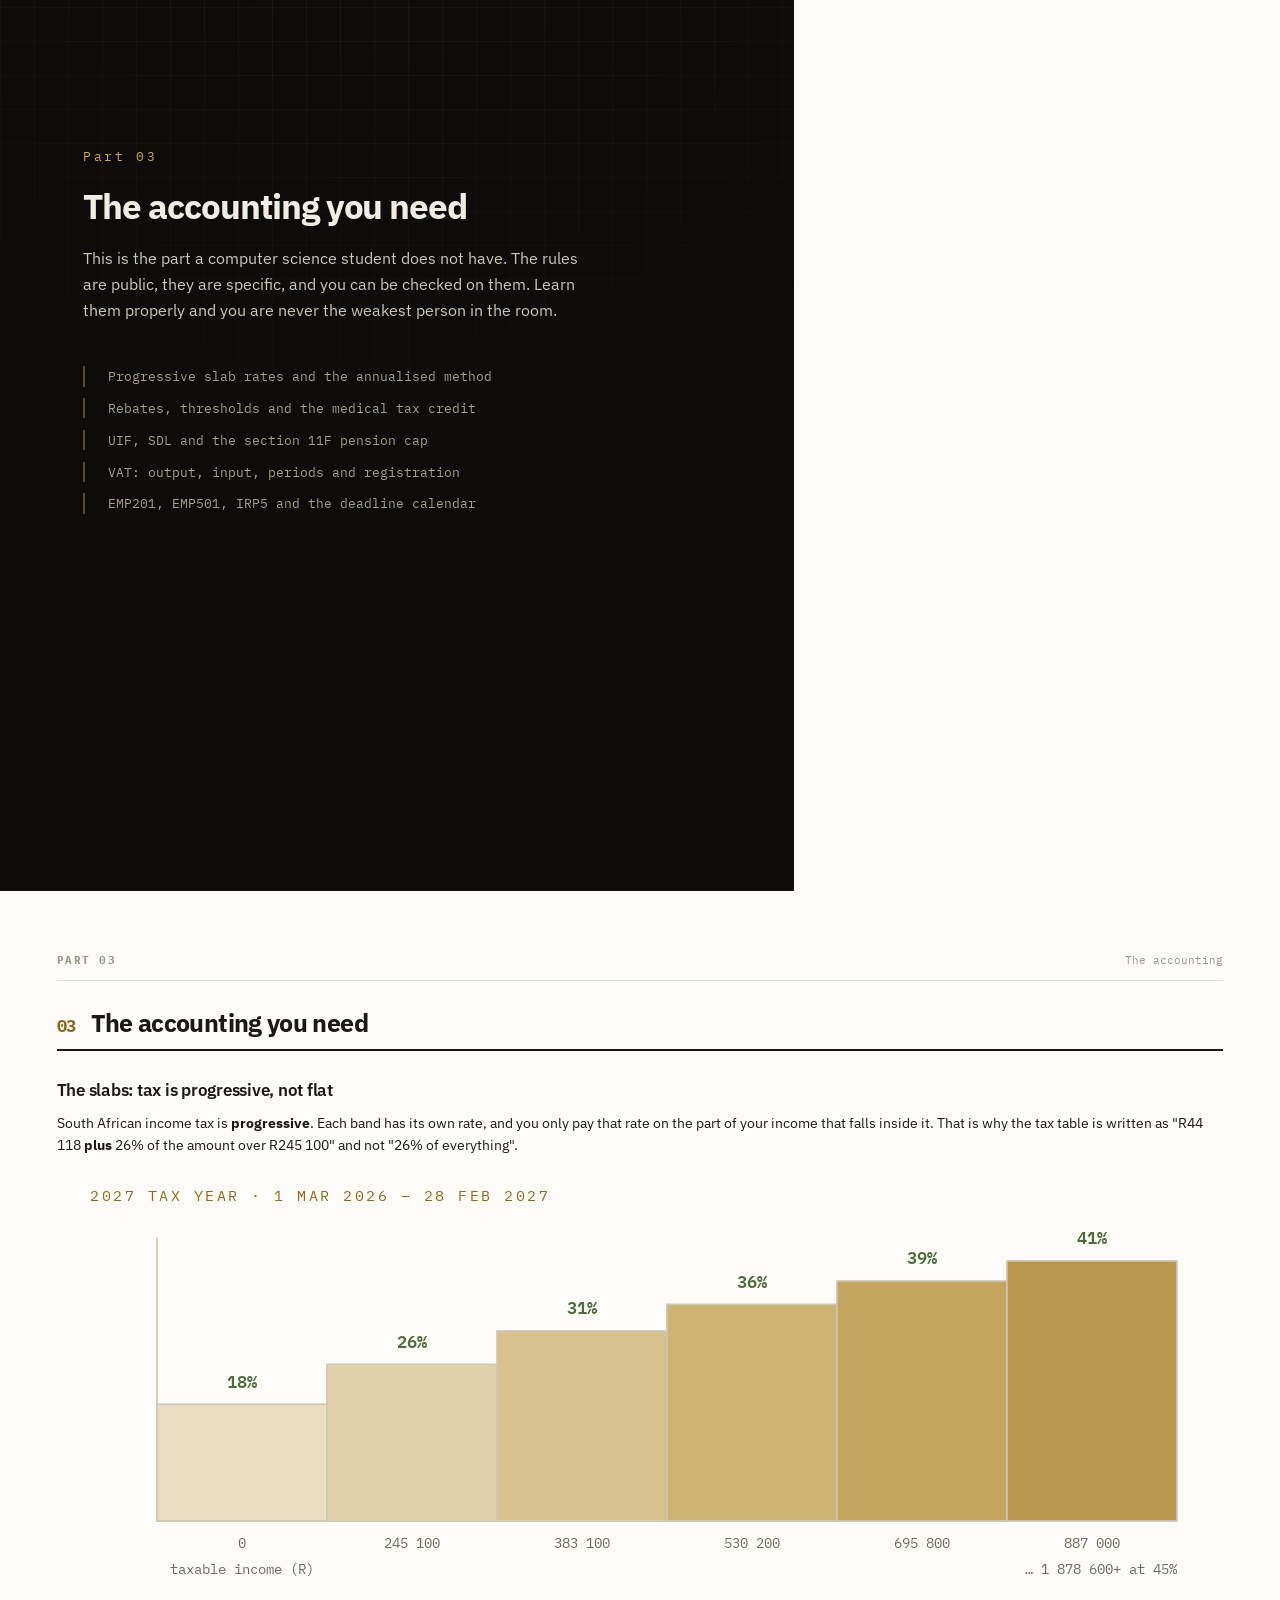
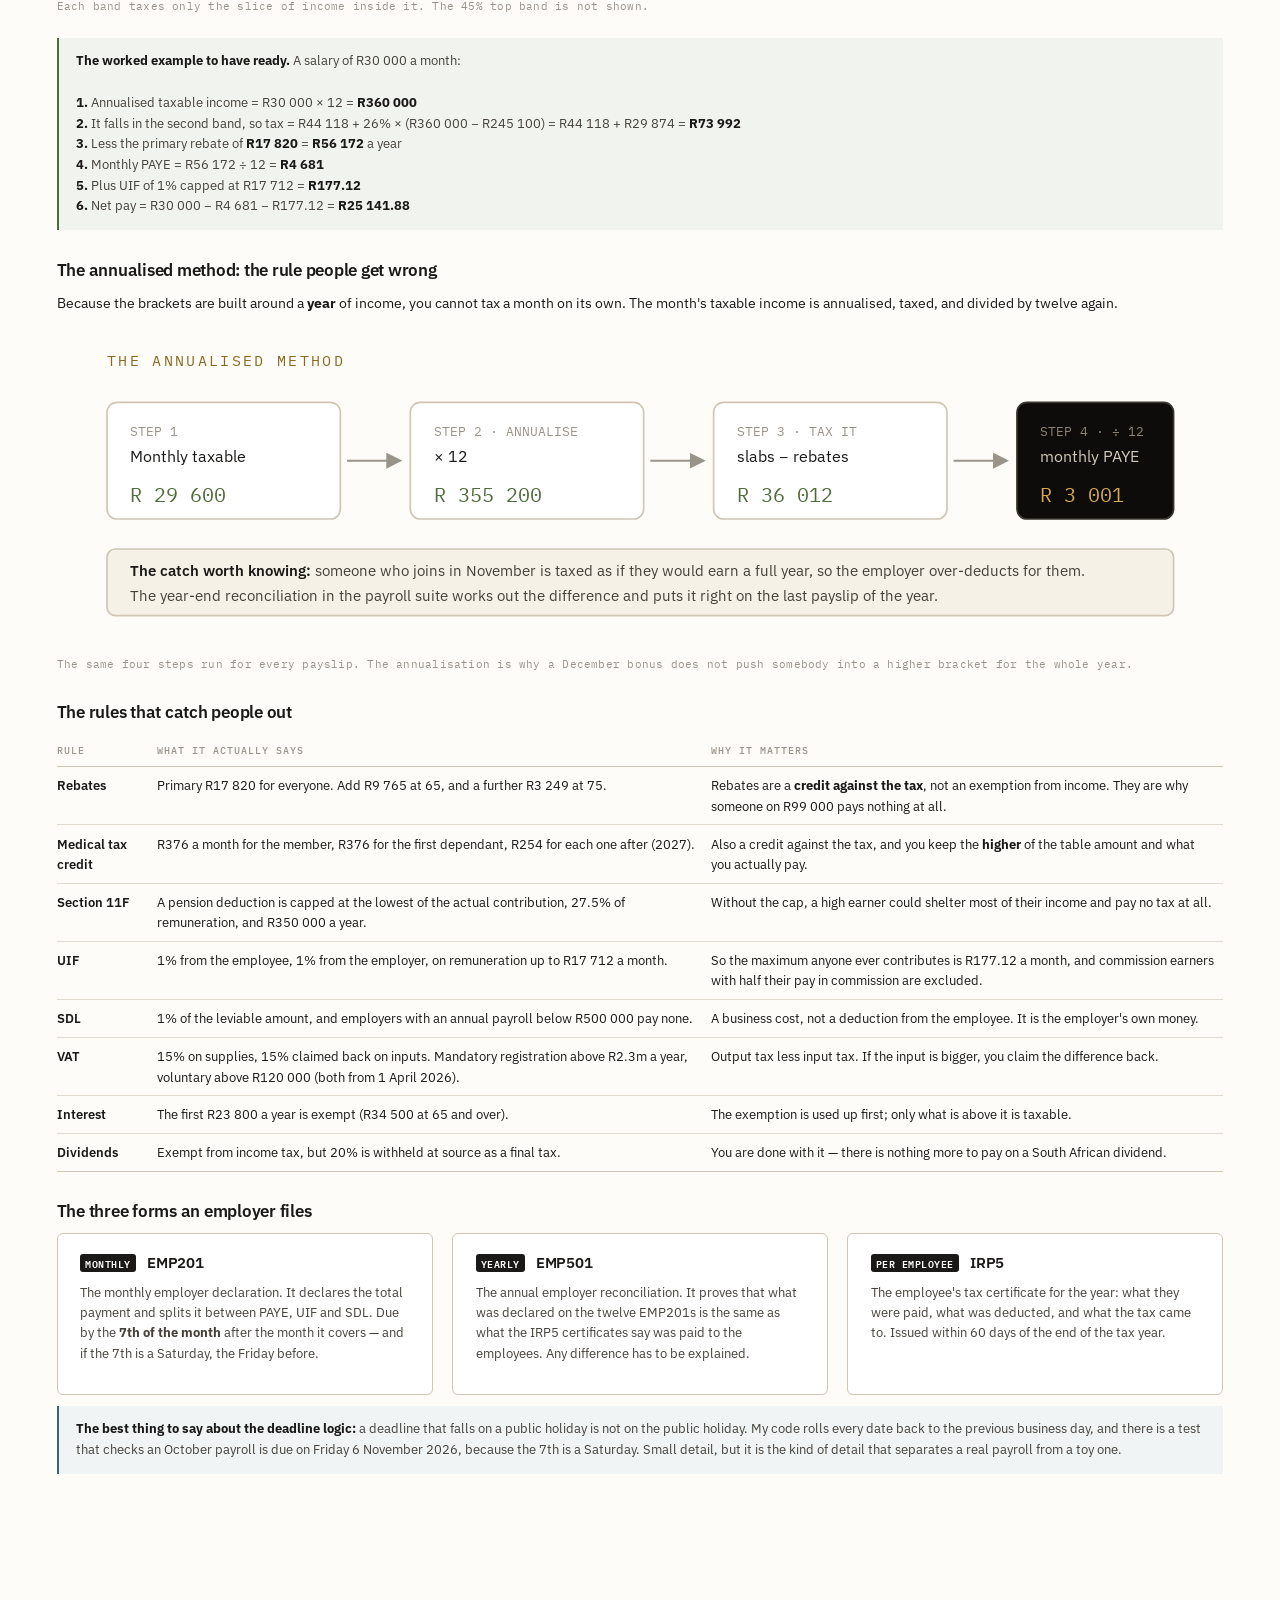
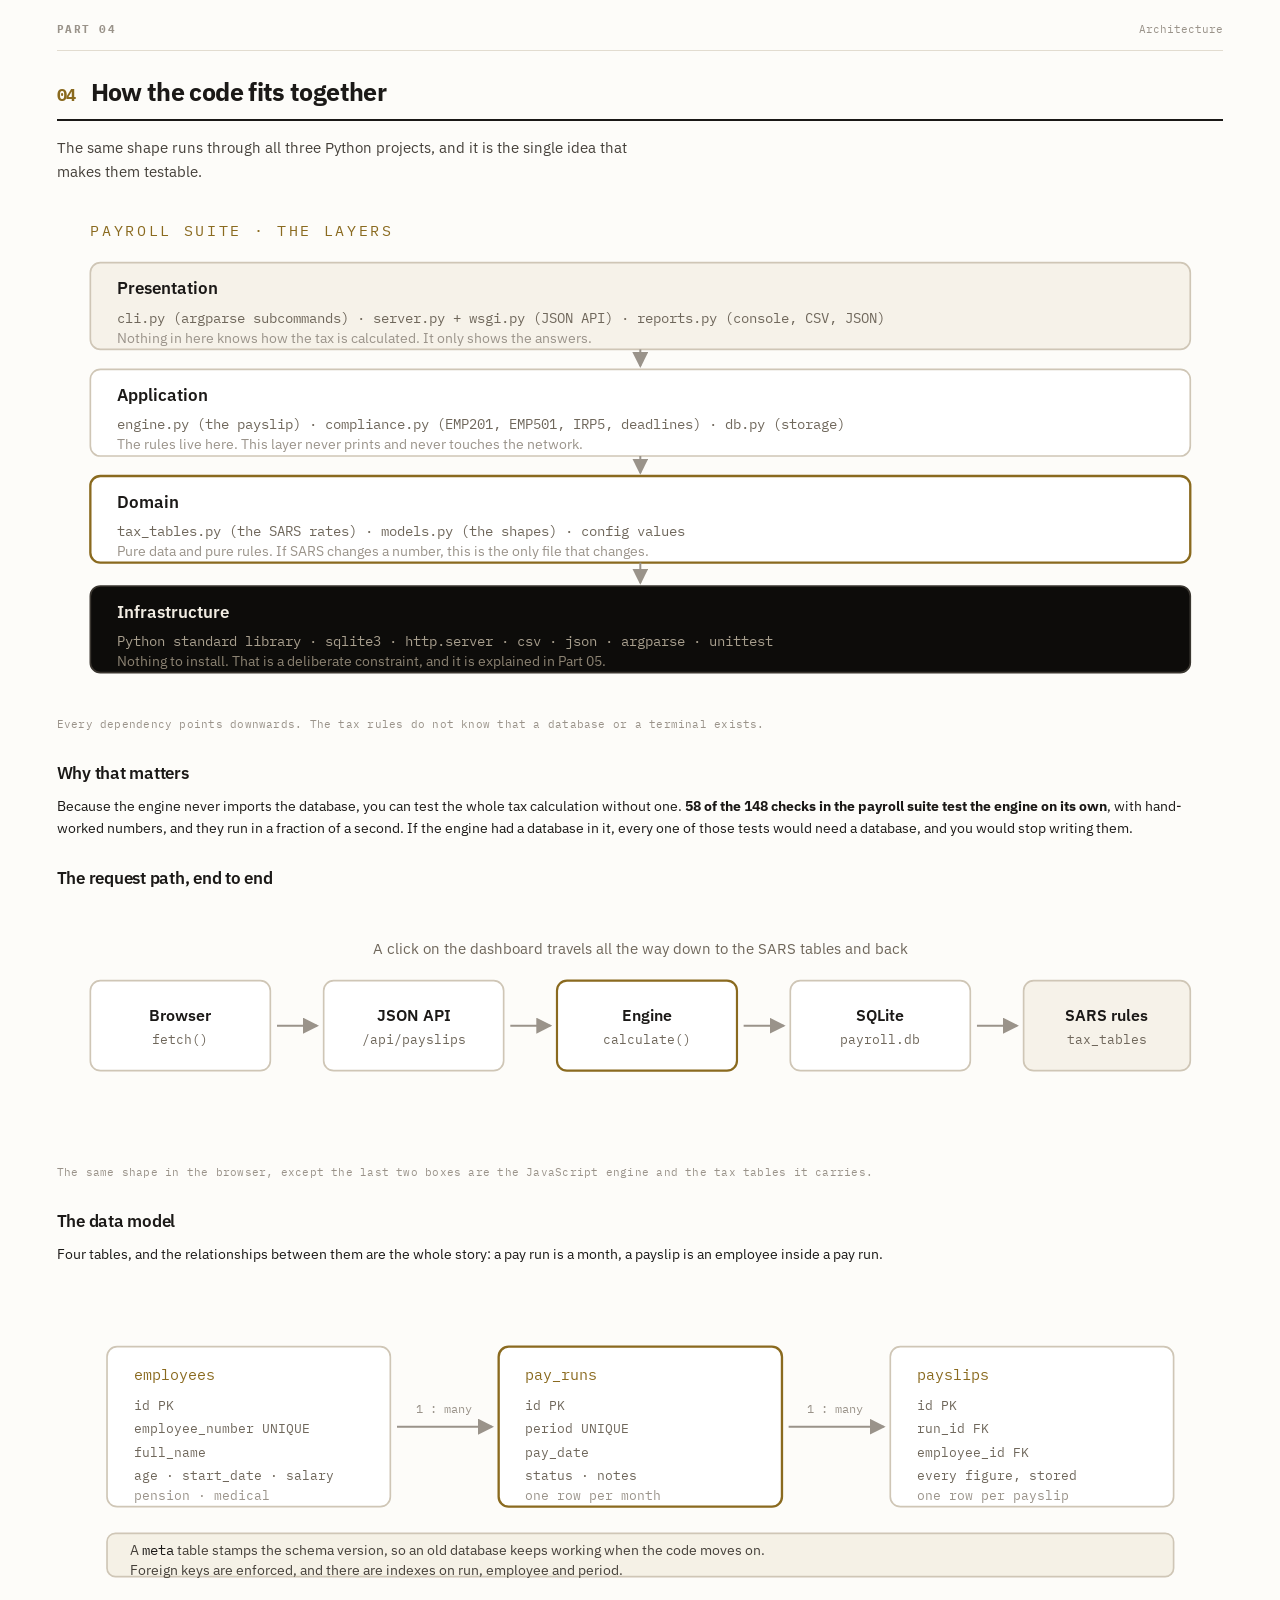
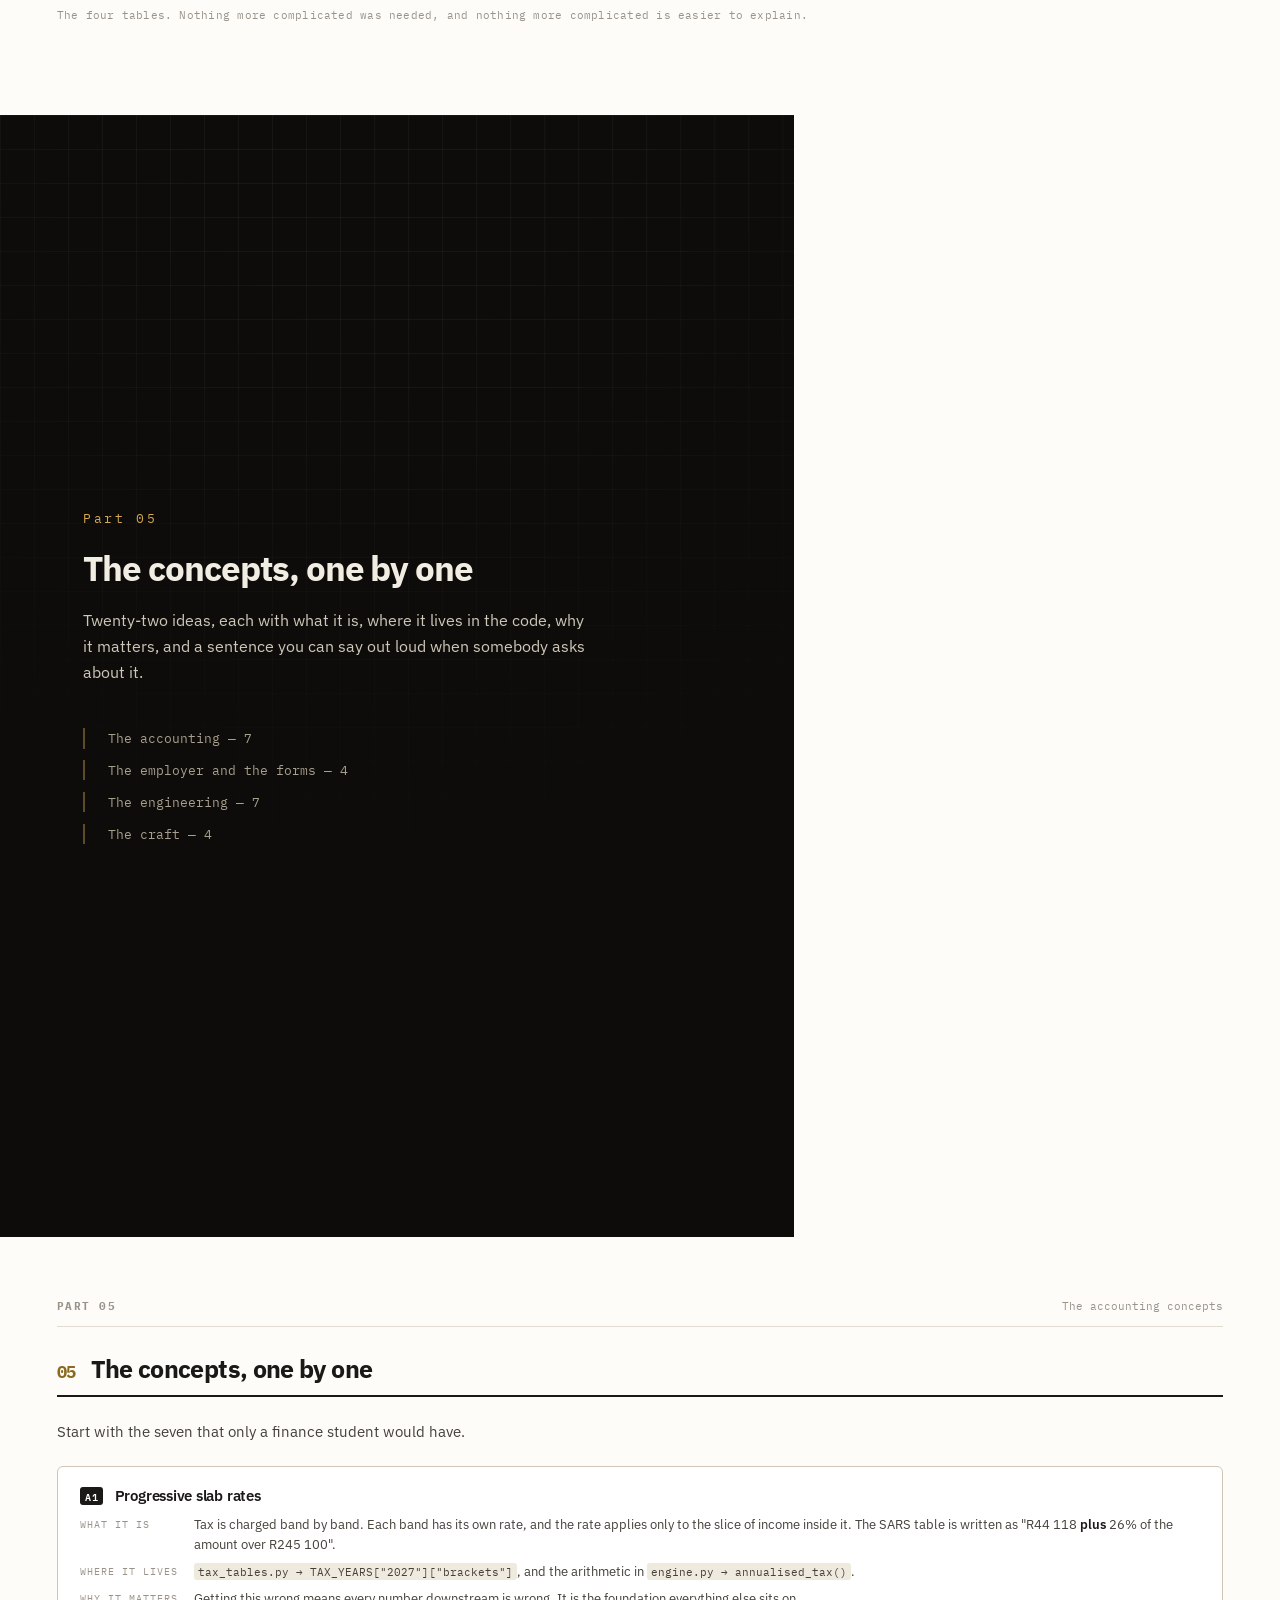
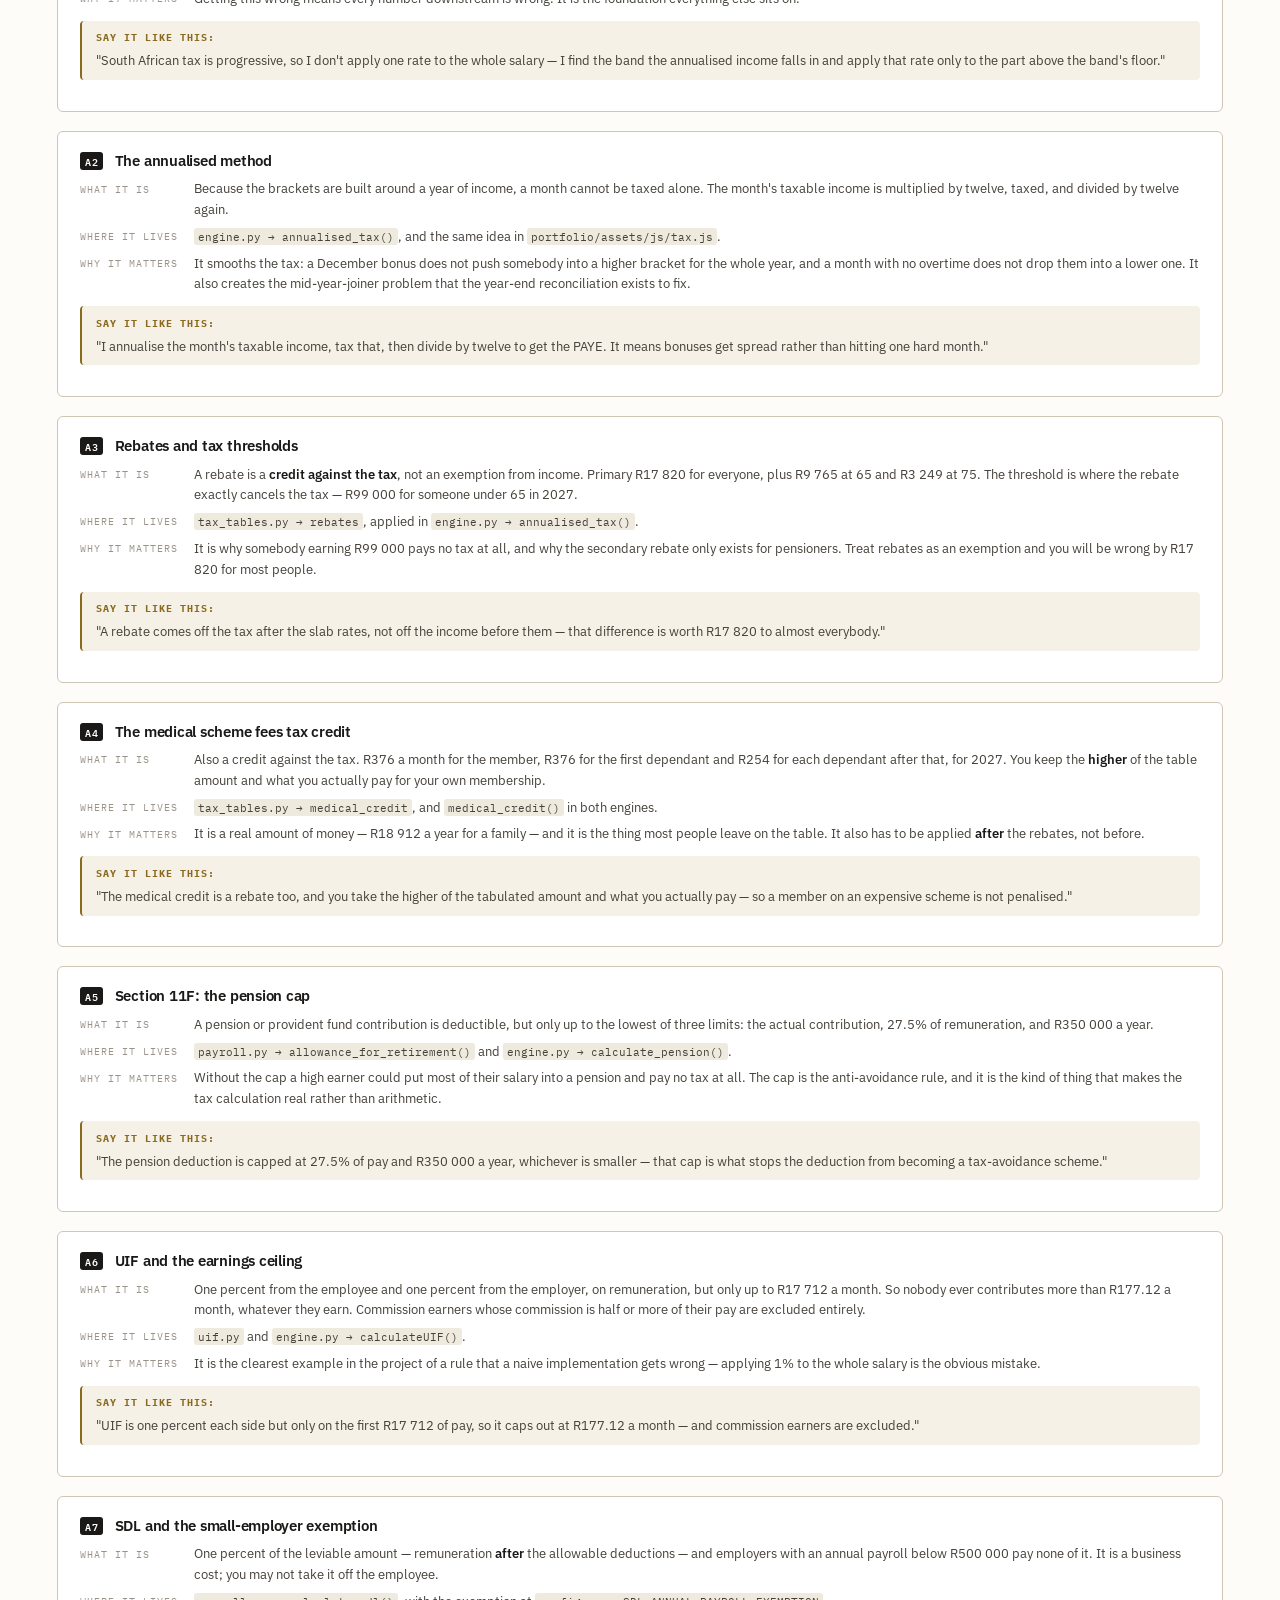
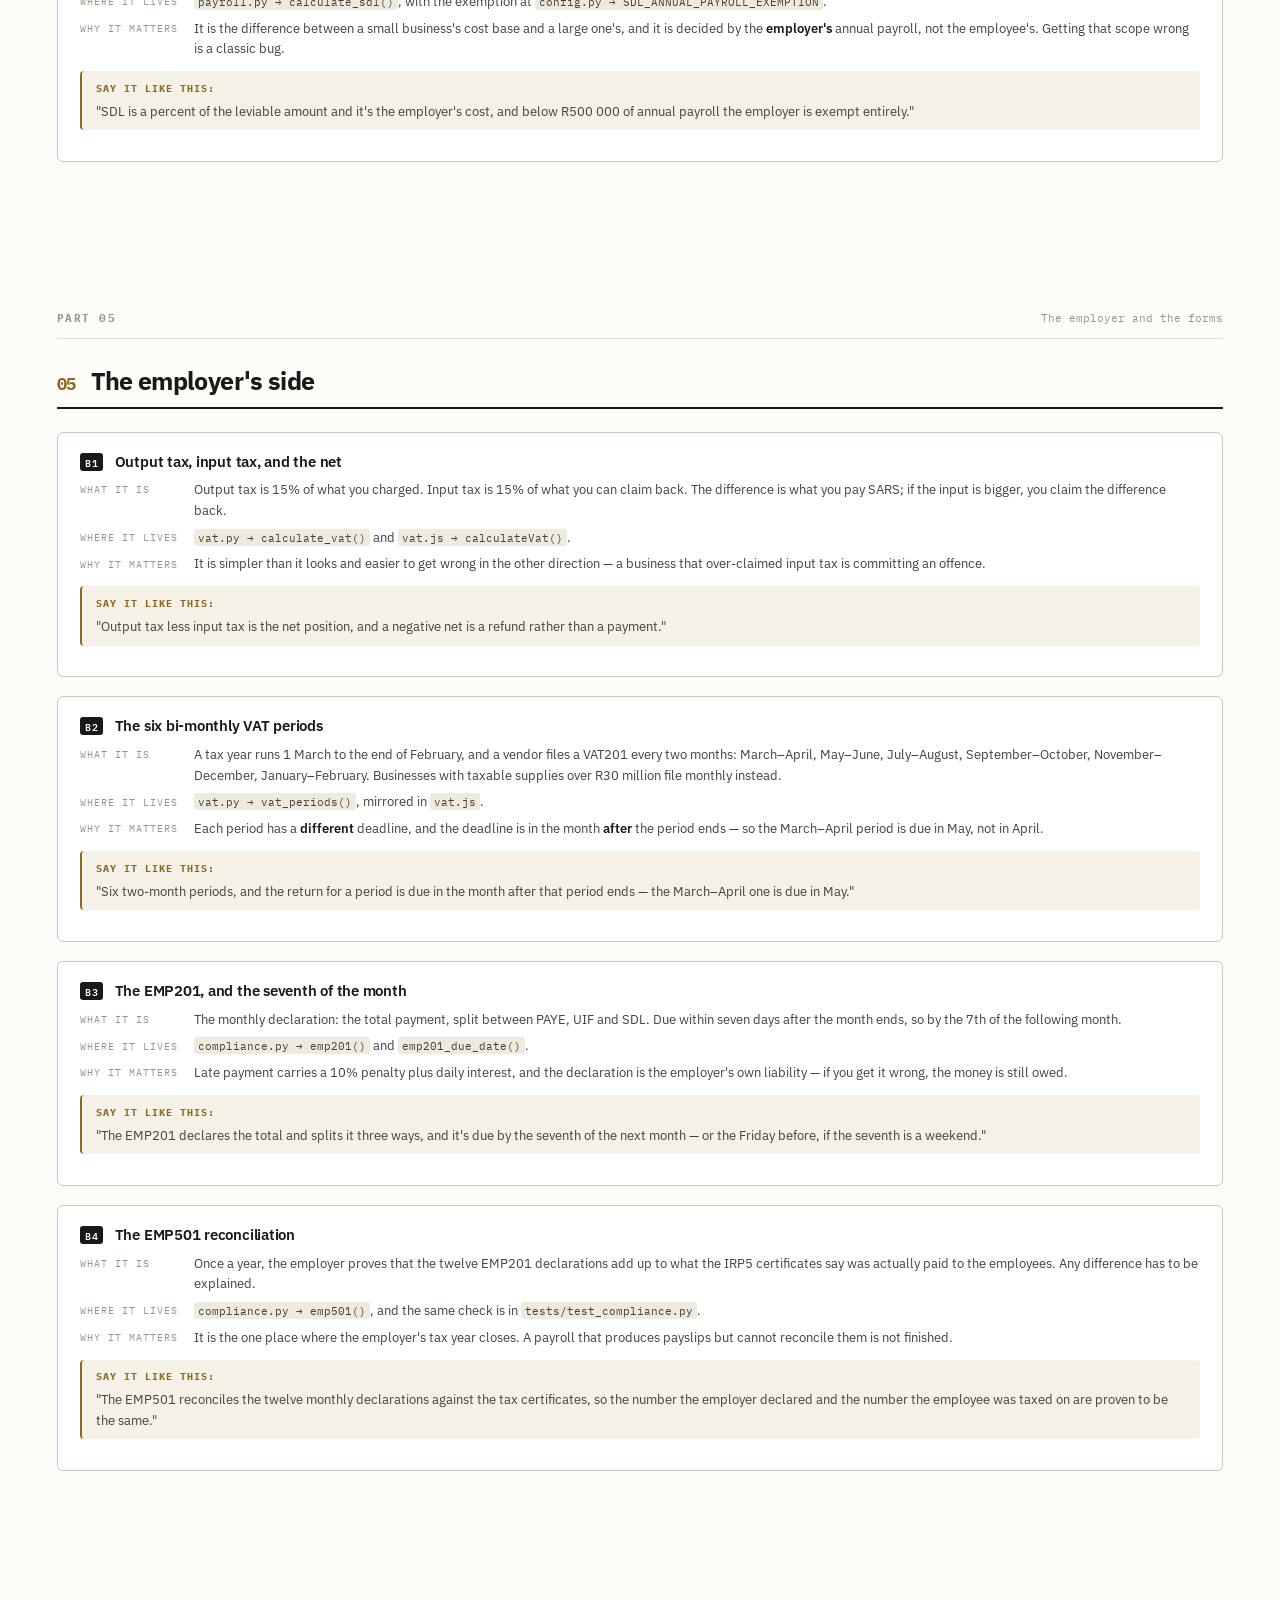
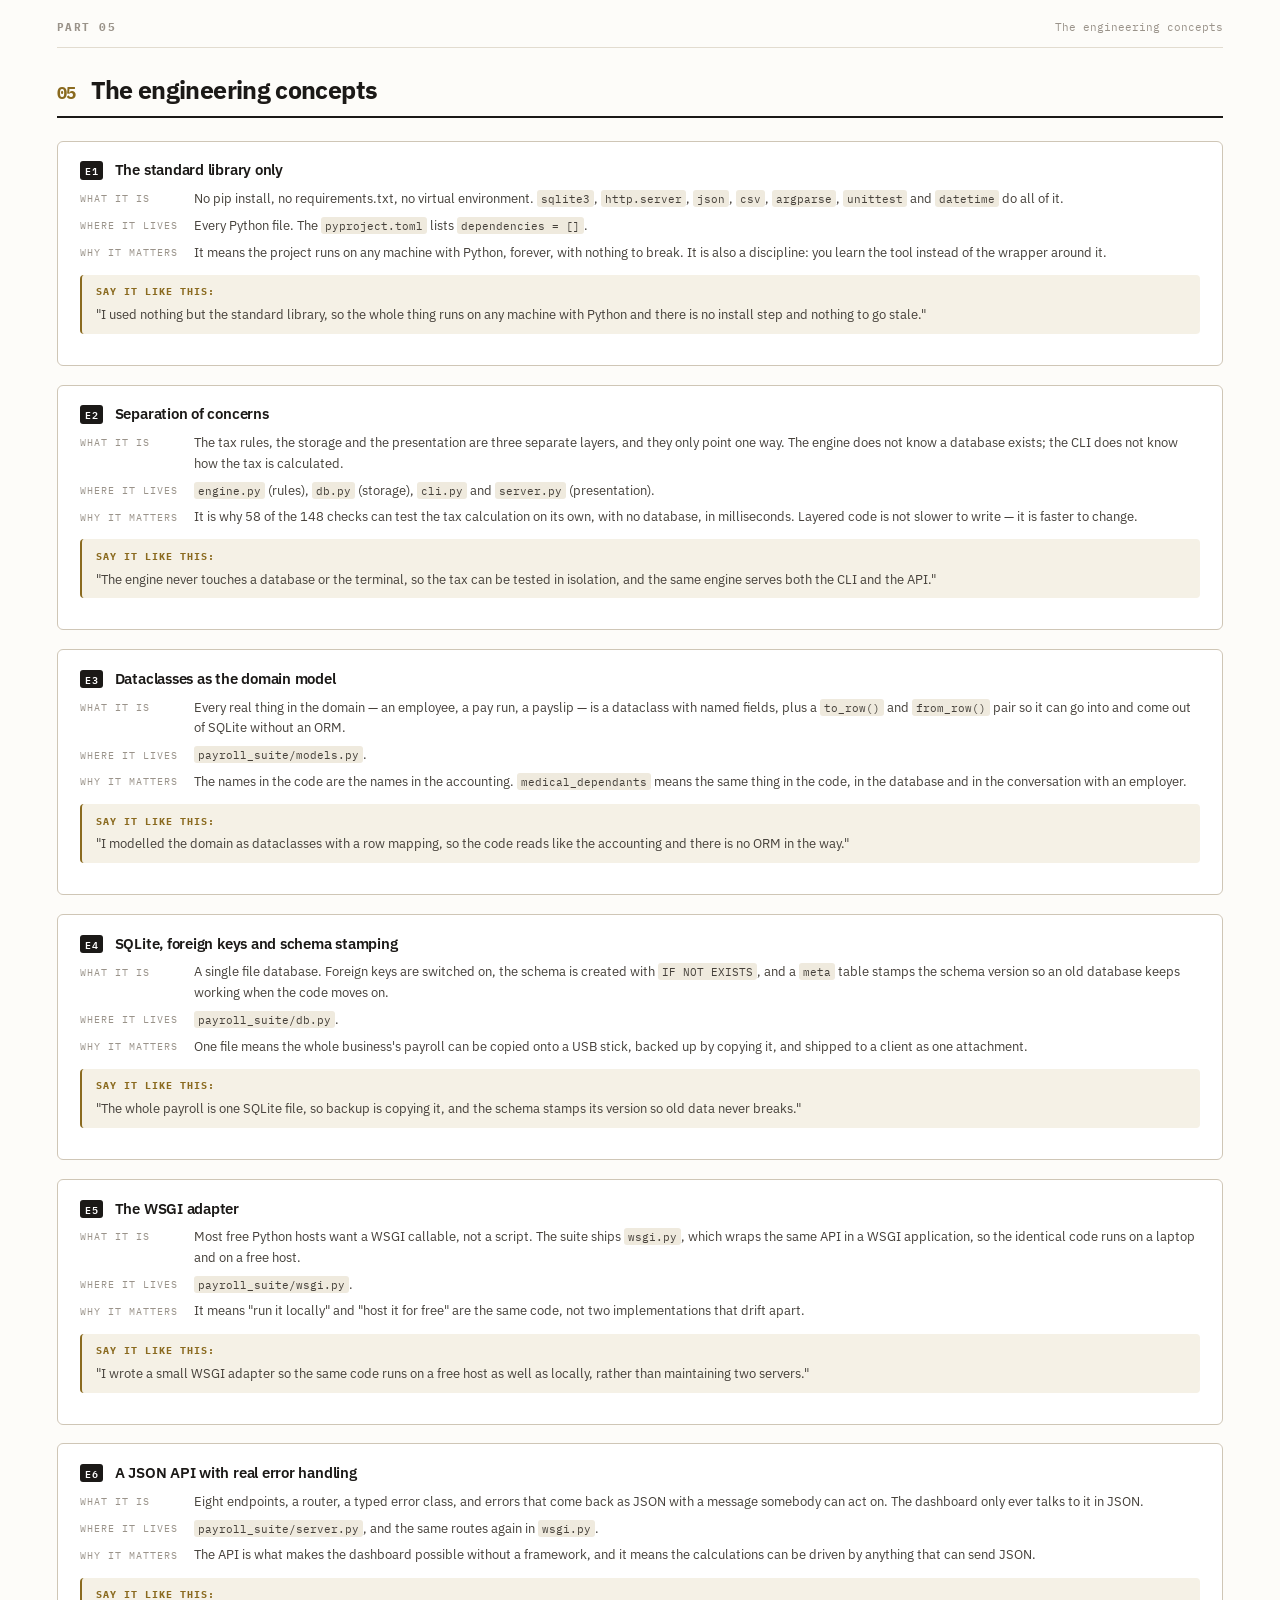
<file: docs/guide.html>
<!DOCTYPE html>
<html lang="en">
<head>
<meta charset="utf-8" />
<title>Ayanda Shongwe — Payroll Portfolio: A Complete Walkthrough</title>
<meta name="description" content="Every project, every concept, and how to explain it — the complete guide to the payroll portfolio." />
<link rel="preconnect" href="https://fonts.googleapis.com" />
<link rel="preconnect" href="https://fonts.gstatic.com" crossorigin />
<link href="https://fonts.googleapis.com/css2?family=IBM+Plex+Sans:wght@400;500;600;700&family=IBM+Plex+Mono:wght@400;500;600&family=IBM+Plex+Serif:wght@600&display=swap" rel="stylesheet" />
<style>
/* ═══════════════════════════════════════════════════════════════════
   THE DOCUMENT
   A4, print-first. The palette is the same one the site uses.
   ═══════════════════════════════════════════════════════════════════ */
:root {
  --ink:      #1b1917;
  --ink-2:    #45403a;
  --ink-3:    #6f675b;
  --ink-4:    #9a938a;
  --paper:    #fdfcf9;
  --paper-2:  #f6f2e9;
  --rule:     #e2dcd0;
  --rule-2:   #cfc6b6;

  --brass:    #8a6a1f;
  --brass-l:  #d4a94f;
  --olive:    #4f6b3c;
  --olive-l:  #8aa070;
  --clay:     #a8452c;
  --slate:    #3d6270;
  --plum:     #6f4a7a;

  --dark:     #0d0c0a;
  --dark-2:   #1a1815;

  --ff:    "IBM Plex Sans", system-ui, sans-serif;
  --ff-m:  "IBM Plex Mono", ui-monospace, monospace;
  --ff-s:  "IBM Plex Serif", Georgia, serif;
}

@page { size: A4; margin: 0; }

* { box-sizing: border-box; }
html { -webkit-print-color-adjust: exact; print-color-adjust: exact; }
body {
  margin: 0;
  background: var(--paper);
  color: var(--ink);
  font-family: var(--ff);
  font-size: 10.2pt;
  line-height: 1.62;
}
h1, h2, h3, h4 { margin: 0; line-height: 1.18; letter-spacing: -0.015em; font-weight: 600; }
p { margin: 0 0 9pt; }
ul, ol { margin: 0 0 10pt; padding-left: 15pt; }
li { margin-bottom: 4pt; }
strong { font-weight: 600; }
em { font-style: normal; color: var(--brass); }
a { color: var(--brass); text-decoration: none; }
code { font-family: var(--ff-m); font-size: 0.88em; background: #efeade; padding: 1px 4px; border-radius: 3px; }

.page { page-break-after: always; padding: 16mm 15mm 18mm; }
.cover, .opener, .end { padding: 0; }
.page:last-child { page-break-after: auto; }
.avoid { page-break-inside: avoid; }

/* ── cover ───────────────────────────────────────────────────────── */
.cover {
  height: 297mm; width: 210mm;
  background: var(--dark);
  color: #f2ede3;
  padding: 34mm 24mm 22mm;
  display: flex; flex-direction: column; justify-content: space-between;
  position: relative; overflow: hidden;
}
.cover::before {
  content: ""; position: absolute; inset: 0;
  background-image:
    linear-gradient(to right, rgba(242,237,227,.05) 1px, transparent 1px),
    linear-gradient(to bottom, rgba(242,237,227,.05) 1px, transparent 1px);
  background-size: 9mm 9mm;
  mask-image: radial-gradient(ellipse 120% 90% at 50% 0%, #000 20%, transparent 80%);
}
.cover > * { position: relative; }
.cover__mark {
  display: flex; align-items: center; gap: 10px;
  font-family: var(--ff-m); font-size: 8.5pt; letter-spacing: .12em;
  text-transform: uppercase; color: #8c8373;
}
.cover__mark b { color: var(--brass-l); font-weight: 600; }
.cover__kicker {
  font-family: var(--ff-m); font-size: 9pt; letter-spacing: .2em;
  text-transform: uppercase; color: var(--brass-l); margin-bottom: 8mm;
}
.cover h1 {
  font-size: 31pt; font-weight: 700; letter-spacing: -0.03em;
  margin-bottom: 6mm; max-width: 150mm;
}
.cover h1 em { color: var(--brass-l); }
.cover__sub {
  font-size: 12pt; color: #cfc7b8; max-width: 130mm; line-height: 1.55;
}
.cover__facts {
  display: grid; grid-template-columns: repeat(4, 1fr); gap: 6mm;
  border-top: 1px solid rgba(242,237,227,.16); padding-top: 7mm;
}
.cover__facts div span {
  display: block; font-family: var(--ff-m); font-size: 7.5pt; letter-spacing: .12em;
  text-transform: uppercase; color: #8c8373; margin-bottom: 2mm;
}
.cover__facts div b {
  font-family: var(--ff-m); font-size: 15pt; color: var(--brass-l); font-weight: 600;
}
.cover__foot {
  display: flex; justify-content: space-between; align-items: flex-end;
  font-family: var(--ff-m); font-size: 8.5pt; color: #8c8373;
}

/* ── section opener ───────────────────────────────────────────────── */
.opener {
  background: var(--dark); color: #f2ede3;
  padding: 30mm 22mm; height: 297mm; width: 210mm;
  display: flex; flex-direction: column; justify-content: center;
  position: relative; overflow: hidden;
}
.opener::before {
  content: ""; position: absolute; inset: 0;
  background-image:
    linear-gradient(to right, rgba(242,237,227,.05) 1px, transparent 1px),
    linear-gradient(to bottom, rgba(242,237,227,.05) 1px, transparent 1px);
  background-size: 9mm 9mm;
  mask-image: radial-gradient(ellipse 120% 90% at 50% 0%, #000 20%, transparent 80%);
}
.opener > * { position: relative; }
.opener__num {
  font-family: var(--ff-m); font-size: 10pt; letter-spacing: .2em;
  color: var(--brass-l); margin-bottom: 5mm;
}
.opener h2 { font-size: 26pt; font-weight: 700; letter-spacing: -0.03em; margin-bottom: 5mm; }
.opener p { font-size: 12pt; color: #cfc7b8; max-width: 135mm; }
.opener__list { margin-top: 8mm; display: grid; gap: 3mm; }
.opener__list span {
  font-family: var(--ff-m); font-size: 9.5pt; color: #a89f8e;
  padding-left: 6mm; border-left: 2px solid rgba(212,169,79,.4);
}

/* ── running head ─────────────────────────────────────────────────── */
.head {
  display: flex; justify-content: space-between; align-items: baseline;
  border-bottom: 1px solid var(--rule); padding-bottom: 3mm; margin-bottom: 7mm;
}
.head b { font-family: var(--ff-m); font-size: 8pt; letter-spacing: .14em; text-transform: uppercase; color: var(--ink-4); }
.head span { font-family: var(--ff-m); font-size: 8pt; color: var(--ink-4); }

/* ── headings ─────────────────────────────────────────────────────── */
h2.sec {
  font-size: 19pt; font-weight: 700; letter-spacing: -0.025em;
  margin: 0 0 4mm; padding-bottom: 3mm; border-bottom: 2px solid var(--ink);
}
h2.sec .n { color: var(--brass); font-family: var(--ff-m); font-size: 13pt; margin-right: 4mm; }
h3 { font-size: 12.5pt; font-weight: 600; margin: 8mm 0 3mm; }
h4 { font-size: 10.5pt; font-weight: 600; margin: 6mm 0 2mm; color: var(--ink-2); }
.lead { font-size: 11pt; color: var(--ink-2); margin-bottom: 6mm; max-width: 160mm; }

/* ── the concept card: the heart of the document ──────────────────── */
.concept {
  border: 1px solid var(--rule-2); border-radius: 6px;
  padding: 5mm 6mm; margin: 0 0 5mm; background: #fff;
  page-break-inside: avoid;
}
.concept__head { display: flex; align-items: baseline; gap: 3mm; margin-bottom: 2.5mm; }
.concept__n {
  font-family: var(--ff-m); font-size: 7.5pt; font-weight: 600;
  color: #fff; background: var(--ink); border-radius: 3px; padding: 1px 5px;
  letter-spacing: .05em;
}
.concept__head h4 { margin: 0; font-size: 11.5pt; color: var(--ink); }
.concept dl { margin: 0; display: grid; grid-template-columns: 26mm 1fr; gap: 1.6mm 4mm; }
.concept dt {
  font-family: var(--ff-m); font-size: 7.5pt; letter-spacing: .1em;
  text-transform: uppercase; color: var(--ink-4); padding-top: .6mm;
}
.concept dd { margin: 0; font-size: 9.6pt; color: var(--ink-2); }
.concept dd b { color: var(--ink); font-weight: 600; }
.concept .say {
  margin-top: 3mm; padding: 2.5mm 3.5mm; border-radius: 4px;
  background: #f5f1e6; border-left: 2px solid var(--brass);
  font-size: 9.4pt; color: var(--ink-2);
}
.concept .say b {
  font-family: var(--ff-m); font-size: 7.5pt; letter-spacing: .1em;
  text-transform: uppercase; color: var(--brass); display: block; margin-bottom: 1mm;
}

/* ── tables ───────────────────────────────────────────────────────── */
table { width: 100%; border-collapse: collapse; margin: 3mm 0 6mm; font-size: 9.4pt; }
th {
  text-align: left; font-family: var(--ff-m); font-size: 7.8pt; letter-spacing: .1em;
  text-transform: uppercase; color: var(--ink-4); font-weight: 500;
  border-bottom: 1px solid var(--rule-2); padding: 2mm 2.5mm 2mm 0;
}
td { padding: 2.2mm 2.5mm 2.2mm 0; border-bottom: 1px solid var(--rule); vertical-align: top; }
td.num, th.num { text-align: right; font-family: var(--ff-m); font-variant-numeric: tabular-nums; }
td strong { color: var(--ink); }
tbody tr:last-child td { border-bottom: 1px solid var(--rule-2); }

/* ── code ─────────────────────────────────────────────────────────── */
pre {
  background: var(--dark); color: #e6dfd2; border-radius: 6px;
  padding: 4mm 5mm; overflow: hidden; font-family: var(--ff-m);
  font-size: 8.4pt; line-height: 1.62; margin: 3mm 0 5mm;
  page-break-inside: avoid; white-space: pre-wrap; word-break: break-word;
}
pre .c { color: #8c8373; }
pre .k { color: #d4a94f; }
pre .s { color: #8aa070; }
pre .n { color: #86a9b5; }
pre .f { color: #b08bb0; }
code.inline {
  background: #efeade; padding: 1px 4px; border-radius: 3px;
  font-family: var(--ff-m); font-size: 8.6pt;
}

/* ── figures ──────────────────────────────────────────────────────── */
figure { margin: 4mm 0 6mm; page-break-inside: avoid; }
figure svg { width: 100%; height: auto; display: block; }
figcaption {
  font-size: 8.4pt; color: var(--ink-4); margin-top: 2.5mm;
  font-family: var(--ff-m); letter-spacing: .02em;
}
figure.dark { background: var(--dark); border-radius: 6px; padding: 5mm; }
figure.dark figcaption { color: #8c8373; }

/* ── swatches ─────────────────────────────────────────────────────── */
.swatches { display: grid; grid-template-columns: repeat(5, 1fr); gap: 4mm; margin: 4mm 0 6mm; }
.swatch { border: 1px solid var(--rule-2); border-radius: 5px; overflow: hidden; }
.swatch__chip { height: 18mm; }
.swatch__meta { padding: 2.5mm; font-size: 8.4pt; }
.swatch__meta b { display: block; font-size: 9.4pt; }
.swatch__meta code { background: none; padding: 0; font-size: 8pt; color: var(--ink-3); }
.swatch__meta span { color: var(--ink-4); font-size: 7.8pt; }

/* ── specimen ─────────────────────────────────────────────────────── */
.specimen { border: 1px solid var(--rule-2); border-radius: 6px; padding: 5mm 6mm; margin: 3mm 0 5mm; }
.specimen__row { display: flex; align-items: baseline; gap: 5mm; padding: 2.5mm 0; border-bottom: 1px solid var(--rule); }
.specimen__row:last-child { border-bottom: none; }
.specimen__meta { width: 38mm; flex: none; font-family: var(--ff-m); font-size: 7.6pt; color: var(--ink-4); line-height: 1.5; }
.specimen__meta b { display: block; color: var(--ink-2); font-size: 8.4pt; }

/* ── timeline ──────────────────────────────────────────────────────── */
.timeline { margin: 5mm 0 6mm; }
.tl-row { display: grid; grid-template-columns: 26mm 1fr; gap: 5mm; padding: 3mm 0; border-bottom: 1px solid var(--rule); }
.tl-row:last-child { border-bottom: none; }
.tl-row__when { font-family: var(--ff-m); font-size: 8.4pt; color: var(--brass); }
.tl-row__what b { font-size: 10.4pt; }
.tl-row__what p { margin: 1mm 0 0; font-size: 9.4pt; color: var(--ink-2); }

/* ── questions ────────────────────────────────────────────────────── */
.q { margin: 0 0 4mm; page-break-inside: avoid; }
.q__q {
  font-size: 10.6pt; font-weight: 600; color: var(--ink);
  padding-left: 5mm; border-left: 2px solid var(--brass); margin-bottom: 2mm;
}
.q__a { padding-left: 5mm; font-size: 9.6pt; color: var(--ink-2); }
.q__a b { color: var(--ink); }
.q__a .tag {
  display: inline-block; font-family: var(--ff-m); font-size: 7.2pt;
  letter-spacing: .08em; text-transform: uppercase; color: var(--ink-4);
  border: 1px solid var(--rule-2); border-radius: 3px; padding: 0 4px; margin-left: 2mm;
  vertical-align: 1px;
}

/* ── callouts ─────────────────────────────────────────────────────── */
.note {
  border-left: 2px solid var(--slate); background: #f0f4f5;
  padding: 3.5mm 4.5mm; margin: 3mm 0 5mm; font-size: 9.6pt; color: var(--ink-2);
  page-break-inside: avoid;
}
.note b { color: var(--ink); }
.note.warn { border-left-color: var(--clay); background: #f8f0ec; }
.note.good { border-left-color: var(--olive); background: #f1f4ee; }

.two { display: grid; grid-template-columns: 1fr 1fr; gap: 6mm; }
.three { display: grid; grid-template-columns: repeat(3, 1fr); gap: 5mm; }
.four { display: grid; grid-template-columns: repeat(4, 1fr); gap: 4mm; }
.stat { border: 1px solid var(--rule-2); border-radius: 5px; padding: 4mm; text-align: center; }
.stat b { display: block; font-family: var(--ff-m); font-size: 17pt; color: var(--brass); font-weight: 600; }
.stat span { font-size: 8.2pt; color: var(--ink-3); }

.toc { display: grid; grid-template-columns: 1fr 1fr; gap: 2mm 10mm; margin-top: 4mm; }
.toc a {
  display: flex; gap: 3mm; align-items: baseline;
  padding: 1.6mm 0; border-bottom: 1px dotted var(--rule-2); color: var(--ink);
  font-size: 10pt;
}
.toc a i { font-family: var(--ff-m); font-style: normal; color: var(--brass); font-size: 8.6pt; width: 8mm; flex: none; }
.toc a span { color: var(--ink-4); font-family: var(--ff-m); font-size: 8.4pt; margin-left: auto; }

.end {
  background: var(--dark); color: #f2ede3; padding: 26mm 22mm; height: 297mm; width: 210mm;
  display: flex; flex-direction: column; justify-content: center; text-align: left;
}
.end h2 { font-size: 24pt; margin-bottom: 6mm; }
.end p { color: #cfc7b8; font-size: 11.5pt; max-width: 140mm; }
.end__rule { width: 40mm; height: 2px; background: var(--brass-l); margin: 8mm 0; }
</style>
</head>
<body>

<!-- ══════════════════════════════════════════════════════════════════
     COVER
     ══════════════════════════════════════════════════════════════════ -->
<section class="page cover">
  <div class="cover__mark"><b>AS</b> Ayanda Shongwe · BCom Accounting</div>

  <div>
    <div class="cover__kicker">A complete walkthrough</div>
    <h1>Four projects, every concept, and <em>how to explain them</em></h1>
    <p class="cover__sub">
      South African payroll, tax and SARS compliance software — and the
      reasoning behind every line of it. Written so that you can sit down
      with an interviewer, a lecturer or a client and talk about it with
      confidence.
    </p>
  </div>

  <div class="cover__facts">
    <div><span>Projects</span><b>4</b></div>
    <div><span>Tests</span><b>262</b></div>
    <div><span>Lines of code</span><b>11.5k</b></div>
    <div><span>Dependencies</span><b>0</b></div>
  </div>

  <div class="cover__foot">
    <div>Ayanda Shongwe</div>
    <div>21 October 2026</div>
  </div>
</section>

<!-- ══════════════════════════════════════════════════════════════════
     CONTENTS
     ══════════════════════════════════════════════════════════════════ -->
<section class="page">
  <div class="head"><b>Contents</b><span>Payroll Portfolio</span></div>

  <h2 class="sec">What is in here</h2>
  <p class="lead">
    The first half explains <em>what</em> was built and the ideas behind
    it. The second half is the part to rehearse: the questions you are
    likely to be asked, and a way to answer each one.
  </p>

  <div class="toc">
    <a href="#s1"><i>01</i> The one-minute version <span>p.3</span></a>
    <a href="#s2"><i>02</i> What was built <span>p.4</span></a>
    <a href="#s3"><i>03</i> The accounting you need <span>p.7</span></a>
    <a href="#s4"><i>04</i> How the code fits together <span>p.11</span></a>
    <a href="#s5"><i>05</i> The concepts, one by one <span>p.14</span></a>
    <a href="#s6"><i>06</i> The design system <span>p.20</span></a>
    <a href="#s7"><i>07</i> Testing <span>p.22</span></a>
    <a href="#s8"><i>08</i> How it is hosted <span>p.23</span></a>
    <a href="#s9"><i>09</i> The mistakes I made <span>p.24</span></a>
    <a href="#s10"><i>10</i> Questions, with answers <span>p.26</span></a>
    <a href="#s11"><i>11</i> The numbers <span>p.31</span></a>
  </div>

  <div class="note good" style="margin-top:8mm">
    <b>How to use this document.</b> Read Part 1 to 4 once, properly.
    Then use Part 10 as a script. Every answer in it is written the way
    I would actually say it out loud — short, specific, and with the
    number in it. An interviewer trusts a candidate who can say
    "R56 172, because 44 118 plus 26% of the amount over R245 100, less
    the R17 820 primary rebate" rather than one who says "I used the
    SARS tables".
  </div>

  <h3>What is in each part</h3>
  <table>
    <thead><tr><th>Part</th><th>What it gives you</th></tr></thead>
    <tbody>
      <tr><td><strong>01 — The one-minute version</strong></td><td>What to say when someone asks "so what did you build?"</td></tr>
      <tr><td><strong>02 — What was built</strong></td><td>The four projects, with a diagram of how they relate</td></tr>
      <tr><td><strong>03 — The accounting</strong></td><td>The tax rules themselves, worked through, because this is what you know that a computer science student does not</td></tr>
      <tr><td><strong>04 — Architecture</strong></td><td>How each project is put together, and why</td></tr>
      <tr><td><strong>05 — The concepts</strong></td><td>Twenty-two named concepts: what they are, where they live, why they matter, and one sentence for each</td></tr>
      <tr><td><strong>06 — The design system</strong></td><td>Colour, type, space and motion, with the reasons</td></tr>
      <tr><td><strong>07 — Testing</strong></td><td>What is tested, what is not, and why the hand-worked numbers matter</td></tr>
      <tr><td><strong>08 — Hosting</strong></td><td>How it runs for free, and the trade-offs</td></tr>
      <tr><td><strong>09 — The mistakes</strong></td><td>The bugs I found and fixed. This is the best material in the document.</td></tr>
      <tr><td><strong>10 — Questions</strong></td><td>Twenty-two questions with model answers</td></tr>
    </tbody>
  </table>
</section>

<!-- ══════════════════════════════════════════════════════════════════
     PART 1
     ══════════════════════════════════════════════════════════════════ -->
<section class="page" id="s1">
  <div class="head"><b>Part 01</b><span>The one-minute version</span></div>

  <h2 class="sec"><span class="n">01</span>The one-minute version</h2>

  <p class="lead">
    If you only memorise one paragraph, memorise this one.
  </p>

  <div class="note">
    <b>"I build payroll and tax software for South African businesses, and
    every number in it comes from the SARS tables rather than from
    what I thought the rule was."</b>
  </div>

  <p>
    That sentence works because it says three things at once: the
    <b>domain</b> (payroll and tax in South Africa), the
    <b>differentiator</b> (the numbers are right, and I can prove it),
    and the <b>attitude</b> (I check the source instead of guessing).
  </p>

  <p>
    Then, if they want more, there are three directions you can go, and
    you should pick the one that fits the person you are talking to:
  </p>

  <div class="three">
    <div class="concept" style="margin:0">
      <div class="concept__head"><h4>To a recruiter</h4></div>
      <p style="font-size:9.4pt;color:var(--ink-2)">
        Lead with the <b>payroll suite</b>. It is the biggest thing, it
        has a database, an API and a dashboard, and it solves a problem
        a real business has. Mention that it has 148 tests and that the
        tax figures are checked against SARS's own published tables.
      </p>
    </div>
    <div class="concept" style="margin:0">
      <div class="concept__head"><h4>To an accountant</h4></div>
      <p style="font-size:9.4pt;color:var(--ink-2)">
        Lead with the <b>domain knowledge</b>. The annualised method, the
        s11F cap, the year-end reconciliation, the EMP201 against the
        IRP5. This is where a BCom student has an unfair advantage and
        should use it.
      </p>
    </div>
    <div class="concept" style="margin:0">
      <div class="concept__head"><h4>To a developer</h4></div>
      <p style="font-size:9.4pt;color:var(--ink-2)">
        Lead with the <b>engineering</b>. Zero dependencies, the engine
        separated from the database, a JSON API with no framework, and
        the same algorithm in Python and JavaScript with shared tests.
      </p>
    </div>
  </div>

  <h3>The four things, in one line each</h3>
  <table>
    <thead><tr><th>Project</th><th>What it does</th><th>Why it exists</th></tr></thead>
    <tbody>
      <tr>
        <td><strong>Payroll Suite</strong><br /><span style="font-size:8.4pt;color:var(--ink-4)">Python · SQLite · API · dashboard</span></td>
        <td>A payroll system: employees in a database, monthly payslips, EMP201 declarations, IRP5 certificates, a deadline calendar and a dashboard.</td>
        <td>It is the flagship. It shows the whole employer half of tax, and it is the one an employer could actually use.</td>
      </tr>
      <tr>
        <td><strong>VAT 201 &amp; Payroll Suite</strong><br /><span style="font-size:8.4pt;color:var(--ink-4)">Python · CLI · CSV</span></td>
        <td>Output tax less input tax, the six bi-monthly VAT periods with their real due dates, SDL, and a batch payroll run from a CSV.</td>
        <td>It is the middle rung: the employer's side of tax, in the terminal, with a batch mode.</td>
      </tr>
      <tr>
        <td><strong>Salary &amp; Tax Calculator</strong><br /><span style="font-size:8.4pt;color:var(--ink-4)">Python · CLI</span></td>
        <td>What one employee pays: PAYE, UIF, the net pay, on the official 2026 and 2027 tables.</td>
        <td>It is where it started, and it is the project that proves the numbers.</td>
      </tr>
      <tr>
        <td><strong>The portfolio site</strong><br /><span style="font-size:8.4pt;color:var(--ink-4)">HTML · CSS · JavaScript</span></td>
        <td>A workbook you can open: eight sheets, a formula bar that shows how every number was worked out, and the live models inside it.</td>
        <td>It is the shop window, and it is the only piece a visitor can touch.</td>
      </tr>
    </tbody>
  </table>
</section>

<!-- ══════════════════════════════════════════════════════════════════
     PART 2
     ══════════════════════════════════════════════════════════════════ -->
<section class="page" id="s2">
  <div class="head"><b>Part 02</b><span>What was built</span></div>

  <h2 class="sec"><span class="n">02</span>What was built</h2>

  <p class="lead">
    Four projects, built in order. Each one needed the one before it, so
    they read as a single body of work rather than four separate
    assignments.
  </p>

  <figure>
    <svg viewBox="0 0 720 330" role="img" aria-label="How the four projects relate">
      <defs>
        <marker id="ar" markerWidth="8" markerHeight="8" refX="7" refY="4" orient="auto">
          <path d="M0 0 L8 4 L0 8 z" fill="#9a938a"/>
        </marker>
        <marker id="ar2" markerWidth="8" markerHeight="8" refX="7" refY="4" orient="auto">
          <path d="M0 0 L8 4 L0 8 z" fill="#8a6a1f"/>
        </marker>
      </defs>

      <!-- the site -->
      <rect x="24" y="24" width="300" height="120" rx="8" fill="#f6f2e9" stroke="#cfc6b6"/>
      <text x="42" y="50" font-family="IBM Plex Mono" font-size="9" fill="#8a6a1f" letter-spacing="1.6">THE PORTFOLIO SITE</text>
      <text x="42" y="74" font-family="IBM Plex Sans" font-size="13" font-weight="600" fill="#1b1917">A workbook you can open</text>
      <text x="42" y="93" font-family="IBM Plex Sans" font-size="9.5" fill="#45403a">8 sheets · formula bar · status bar</text>
      <text x="42" y="108" font-family="IBM Plex Sans" font-size="9.5" fill="#45403a">8 sheets of live models inside it</text>
      <text x="42" y="123" font-family="IBM Plex Sans" font-size="9.5" fill="#45403a">4 248 lines · no framework</text>

      <!-- the engine -->
      <rect x="396" y="24" width="300" height="120" rx="8" fill="#0d0c0a" stroke="#3a3630"/>
      <text x="414" y="50" font-family="IBM Plex Mono" font-size="9" fill="#d4a94f" letter-spacing="1.6">THE ENGINE (JAVASCRIPT)</text>
      <text x="414" y="74" font-family="IBM Plex Sans" font-size="13" font-weight="600" fill="#f2ede3">The same maths, twice</text>
      <text x="414" y="93" font-family="IBM Plex Sans" font-size="9.5" fill="#cfc7b8">tax.js — PAYE, rebates, UIF</text>
      <text x="414" y="108" font-family="IBM Plex Sans" font-size="9.5" fill="#cfc7b8">vat.js — VAT, SDL, payslips</text>
      <text x="414" y="123" font-family="IBM Plex Sans" font-size="9.5" fill="#cfc7b8">31 self-tests in the console</text>

      <line x1="324" y1="84" x2="392" y2="84" stroke="#8a6a1f" stroke-width="1.5" marker-end="url(#ar2)"/>

      <!-- python row -->
      <rect x="24" y="182" width="196" height="126" rx="8" fill="#fff" stroke="#cfc6b6"/>
      <text x="40" y="205" font-family="IBM Plex Mono" font-size="8.4" fill="#8a6a1f" letter-spacing="1.4">SALARY &amp; TAX CALC</text>
      <text x="40" y="224" font-family="IBM Plex Sans" font-size="11" font-weight="600" fill="#1b1917">One employee's payslip</text>
      <text x="40" y="242" font-family="IBM Plex Sans" font-size="9" fill="#45403a">PAYE · UIF · net pay</text>
      <text x="40" y="256" font-family="IBM Plex Sans" font-size="9" fill="#45403a">2026 and 2027 tables</text>
      <text x="40" y="270" font-family="IBM Plex Sans" font-size="9" fill="#45403a">21 tests</text>
      <text x="40" y="292" font-family="IBM Plex Mono" font-size="8" fill="#9a938a">cli.py</text>

      <rect x="262" y="182" width="196" height="126" rx="8" fill="#fff" stroke="#cfc6b6"/>
      <text x="278" y="205" font-family="IBM Plex Mono" font-size="8.4" fill="#8a6a1f" letter-spacing="1.4">VAT 201 &amp; PAYROLL</text>
      <text x="278" y="224" font-family="IBM Plex Sans" font-size="11" font-weight="600" fill="#1b1917">The employer's side</text>
      <text x="278" y="242" font-family="IBM Plex Sans" font-size="9" fill="#45403a">VAT periods · SDL</text>
      <text x="278" y="256" font-family="IBM Plex Sans" font-size="9" fill="#45403a">batch payroll from CSV</text>
      <text x="278" y="270" font-family="IBM Plex Sans" font-size="9" fill="#45403a">92 tests</text>
      <text x="278" y="292" font-family="IBM Plex Mono" font-size="8" fill="#9a938a">cli_employer.py</text>

      <rect x="500" y="182" width="196" height="126" rx="8" fill="#f6f2e9" stroke="#8a6a1f" stroke-width="1.5"/>
      <text x="516" y="205" font-family="IBM Plex Mono" font-size="8.4" fill="#8a6a1f" letter-spacing="1.4">PAYROLL SUITE (FLAGSHIP)</text>
      <text x="516" y="224" font-family="IBM Plex Sans" font-size="11" font-weight="600" fill="#1b1917">A system, not a script</text>
      <text x="516" y="242" font-family="IBM Plex Sans" font-size="9" fill="#45403a">SQLite · 8 API endpoints</text>
      <text x="516" y="256" font-family="IBM Plex Sans" font-size="9" fill="#45403a">EMP201 · EMP501 · IRP5</text>
      <text x="516" y="270" font-family="IBM Plex Sans" font-size="9" fill="#45403a">148 tests · a dashboard</text>
      <text x="516" y="292" font-family="IBM Plex Mono" font-size="8" fill="#9a938a">payroll-suite/</text>

      <line x1="220" y1="245" x2="258" y2="245" stroke="#9a938a" stroke-width="1.2" marker-end="url(#ar)"/>
      <line x1="458" y1="245" x2="496" y2="245" stroke="#9a938a" stroke-width="1.2" marker-end="url(#ar)"/>
      <path d="M598 182 L598 168 L174 168 L174 180" fill="none" stroke="#9a938a" stroke-width="1.2" stroke-dasharray="3 3" marker-end="url(#ar)"/>
      <text x="386" y="162" font-family="IBM Plex Sans" font-size="8.4" fill="#9a938a" text-anchor="middle">one set of rules, implemented twice and checked against each other</text>
    </svg>
    <figcaption>How the four projects relate. The browser engine and the Python engine implement the same rules independently, and the same test cases run against both — that is what keeps them honest.</figcaption>
  </figure>

  <h3>Why there are four, and not one</h3>
  <p>
    Each project exists because the previous one ran into a wall.
  </p>
  <ul>
    <li>
      <b>The calculator</b> asked "what does one person pay?" It needed
      the SARS tables, and it needed them to be right — so it needed
      tests with hand-worked answers.
    </li>
    <li>
      <b>The employer tool</b> asked "what does a business owe?" That
      brought in VAT, SDL, the EMP201 and a batch of employees, which a
      single payslip calculator could not hold.
    </li>
    <li>
      <b>The payroll suite</b> asked "what happens when it is a real
      business?" That needed a database, history, forms that reconcile
      and a dashboard somebody could actually look at.
    </li>
    <li>
      <b>The site</b> asked "how does anyone find out?" It needed the
      models to run in a browser, which meant porting the engine to
      JavaScript — and the port is what proved the engine was clean.
    </li>
  </ul>

  <div class="note">
    <b>Say this if asked "why four projects instead of one big one?"</b><br />
    Because each one was a real answer to a real problem, and a person
    can read and judge one project properly. Four small, finished,
    tested things are more convincing than one large, unfinished thing.
  </div>
</section>



<!-- ══════════════════════════════════════════════════════════════════
     PART 3 — THE ACCOUNTING
     ══════════════════════════════════════════════════════════════════ -->
<section class="page opener">
  <div class="opener__num">Part 03</div>
  <h2>The accounting you need</h2>
  <p>
    This is the part a computer science student does not have. The rules
    are public, they are specific, and you can be checked on them.
    Learn them properly and you are never the weakest person in the
    room.
  </p>
  <div class="opener__list">
    <span>Progressive slab rates and the annualised method</span>
    <span>Rebates, thresholds and the medical tax credit</span>
    <span>UIF, SDL and the section 11F pension cap</span>
    <span>VAT: output, input, periods and registration</span>
    <span>EMP201, EMP501, IRP5 and the deadline calendar</span>
  </div>
</section>

<section class="page" id="s3">
  <div class="head"><b>Part 03</b><span>The accounting</span></div>

  <h2 class="sec"><span class="n">03</span>The accounting you need</h2>

  <h3>The slabs: tax is progressive, not flat</h3>
  <p>
    South African income tax is <b>progressive</b>. Each band has its own
    rate, and you only pay that rate on the part of your income that
    falls inside it. That is why the tax table is written as
    "R44 118 <b>plus</b> 26% of the amount over R245 100" and not
    "26% of everything".
  </p>

  <figure>
    <svg viewBox="0 0 700 250" role="img" aria-label="The 2027 tax slabs as a staircase">
      <text x="20" y="18" font-family="IBM Plex Mono" font-size="9" fill="#8a6a1f" letter-spacing="1.5">2027 TAX YEAR · 1 MAR 2026 – 28 FEB 2027</text>
      <!-- the axes -->
      <line x1="60" y1="210" x2="672" y2="210" stroke="#cfc6b6"/>
      <line x1="60" y1="40" x2="60" y2="210" stroke="#cfc6b6"/>
      <!-- the bars -->
      <g>
        <rect x="60"  y="140" width="102" height="70"  fill="#e9dcc0" stroke="#cfc6b6"/>
        <rect x="162" y="116" width="102" height="94"  fill="#e0cfa8" stroke="#cfc6b6"/>
        <rect x="264" y="96"  width="102" height="114" fill="#d7c28d" stroke="#cfc6b6"/>
        <rect x="366" y="80"  width="102" height="130" fill="#cdb473" stroke="#cfc6b6"/>
        <rect x="468" y="66"  width="102" height="144" fill="#c3a55f" stroke="#cfc6b6"/>
        <rect x="570" y="54"  width="102" height="156" fill="#b9974c" stroke="#cfc6b6"/>
      </g>
      <!-- the rates -->
      <g font-family="IBM Plex Mono" font-size="10" fill="#4f6b3c" font-weight="600">
        <text x="111" y="130" text-anchor="middle">18%</text>
        <text x="213" y="106" text-anchor="middle">26%</text>
        <text x="315" y="86"  text-anchor="middle">31%</text>
        <text x="417" y="70"  text-anchor="middle">36%</text>
        <text x="519" y="56"  text-anchor="middle">39%</text>
        <text x="621" y="44"  text-anchor="middle">41%</text>
      </g>
      <!-- the thresholds -->
      <g font-family="IBM Plex Mono" font-size="8.4" fill="#6f675b">
        <text x="111" y="226" text-anchor="middle">0</text>
        <text x="213" y="226" text-anchor="middle">245 100</text>
        <text x="315" y="226" text-anchor="middle">383 100</text>
        <text x="417" y="226" text-anchor="middle">530 200</text>
        <text x="519" y="226" text-anchor="middle">695 800</text>
        <text x="621" y="226" text-anchor="middle">887 000</text>
        <text x="111" y="242" text-anchor="middle">taxable income (R)</text>
      </g>
      <text x="672" y="242" font-family="IBM Plex Mono" font-size="8.4" fill="#6f675b" text-anchor="end">… 1 878 600+ at 45%</text>
    </svg>
    <figcaption>Each band taxes only the slice of income inside it. The 45% top band is not shown.</figcaption>
  </figure>

  <div class="note good">
    <b>The worked example to have ready.</b> A salary of R30 000 a month:
    <br /><br />
    <b>1.</b> Annualised taxable income = R30 000 × 12 = <b>R360 000</b>
    <br />
    <b>2.</b> It falls in the second band, so tax = R44 118 + 26% × (R360 000 − R245 100) = R44 118 + R29 874 = <b>R73 992</b>
    <br />
    <b>3.</b> Less the primary rebate of <b>R17 820</b> = <b>R56 172</b> a year
    <br />
    <b>4.</b> Monthly PAYE = R56 172 ÷ 12 = <b>R4 681</b>
    <br />
    <b>5.</b> Plus UIF of 1% capped at R17 712 = <b>R177.12</b>
    <br />
    <b>6.</b> Net pay = R30 000 − R4 681 − R177.12 = <b>R25 141.88</b>
  </div>

  <h3>The annualised method: the rule people get wrong</h3>
  <p>
    Because the brackets are built around a <b>year</b> of income, you
    cannot tax a month on its own. The month's taxable income is
    annualised, taxed, and divided by twelve again.
  </p>

  <figure>
    <svg viewBox="0 0 700 190" role="img" aria-label="The annualised method, step by step">
      <g font-family="IBM Plex Sans" font-size="9" fill="#6f675b">
        <text x="30" y="22" font-family="IBM Plex Mono" letter-spacing="1.4" fill="#8a6a1f">THE ANNUALISED METHOD</text>
      </g>
      <!-- step 1 -->
      <rect x="30" y="44" width="140" height="70" rx="6" fill="#fff" stroke="#cfc6b6"/>
      <text x="44" y="64" font-family="IBM Plex Mono" font-size="7.6" fill="#9a938a">STEP 1</text>
      <text x="44" y="80" font-family="IBM Plex Sans" font-size="9.4" fill="#1b1917">Monthly taxable</text>
      <text x="44" y="104" font-family="IBM Plex Mono" font-size="12" fill="#4f6b3c">R 29 600</text>
      <!-- arrow -->
      <line x1="174" y1="79" x2="206" y2="79" stroke="#9a938a" stroke-width="1.2" marker-end="url(#ar)"/>
      <!-- step 2 -->
      <rect x="212" y="44" width="140" height="70" rx="6" fill="#fff" stroke="#cfc6b6"/>
      <text x="226" y="64" font-family="IBM Plex Mono" font-size="7.6" fill="#9a938a">STEP 2 · ANNUALISE</text>
      <text x="226" y="80" font-family="IBM Plex Sans" font-size="9.4" fill="#1b1917">× 12</text>
      <text x="226" y="104" font-family="IBM Plex Mono" font-size="12" fill="#4f6b3c">R 355 200</text>
      <line x1="356" y1="79" x2="388" y2="79" stroke="#9a938a" stroke-width="1.2" marker-end="url(#ar)"/>
      <!-- step 3 -->
      <rect x="394" y="44" width="140" height="70" rx="6" fill="#fff" stroke="#cfc6b6"/>
      <text x="408" y="64" font-family="IBM Plex Mono" font-size="7.6" fill="#9a938a">STEP 3 · TAX IT</text>
      <text x="408" y="80" font-family="IBM Plex Sans" font-size="9.4" fill="#1b1917">slabs − rebates</text>
      <text x="408" y="104" font-family="IBM Plex Mono" font-size="12" fill="#4f6b3c">R 36 012</text>
      <line x1="538" y1="79" x2="570" y2="79" stroke="#9a938a" stroke-width="1.2" marker-end="url(#ar)"/>
      <!-- step 4 -->
      <rect x="576" y="44" width="94" height="70" rx="6" fill="#0d0c0a" stroke="#3a3630"/>
      <text x="590" y="64" font-family="IBM Plex Mono" font-size="7.6" fill="#8c8373">STEP 4 · ÷ 12</text>
      <text x="590" y="80" font-family="IBM Plex Sans" font-size="9.4" fill="#cfc7b8">monthly PAYE</text>
      <text x="590" y="104" font-family="IBM Plex Mono" font-size="12" fill="#d4a94f">R 3 001</text>
      <!-- the note -->
      <rect x="30" y="132" width="640" height="40" rx="5" fill="#f5f1e6" stroke="#cfc6b6"/>
      <text x="44" y="148" font-family="IBM Plex Sans" font-size="9" fill="#45403a">
        <tspan font-weight="600" fill="#1b1917">The catch worth knowing:</tspan>
        someone who joins in November is taxed as if they would earn a
        full year, so the employer over-deducts for them.
      </text>
      <text x="44" y="163" font-family="IBM Plex Sans" font-size="9" fill="#45403a">
        The year-end reconciliation in the payroll suite works out the
        difference and puts it right on the last payslip of the year.
      </text>
    </svg>
    <figcaption>The same four steps run for every payslip. The annualisation is why a December bonus does not push somebody into a higher bracket for the whole year.</figcaption>
  </figure>

  <h3>The rules that catch people out</h3>
  <table>
    <thead><tr><th>Rule</th><th>What it actually says</th><th>Why it matters</th></tr></thead>
    <tbody>
      <tr>
        <td><strong>Rebates</strong></td>
        <td>Primary R17 820 for everyone. Add R9 765 at 65, and a further R3 249 at 75.</td>
        <td>Rebates are a <b>credit against the tax</b>, not an exemption from income. They are why someone on R99 000 pays nothing at all.</td>
      </tr>
      <tr>
        <td><strong>Medical tax credit</strong></td>
        <td>R376 a month for the member, R376 for the first dependant, R254 for each one after (2027).</td>
        <td>Also a credit against the tax, and you keep the <b>higher</b> of the table amount and what you actually pay.</td>
      </tr>
      <tr>
        <td><strong>Section 11F</strong></td>
        <td>A pension deduction is capped at the lowest of the actual contribution, 27.5% of remuneration, and R350 000 a year.</td>
        <td>Without the cap, a high earner could shelter most of their income and pay no tax at all.</td>
      </tr>
      <tr>
        <td><strong>UIF</strong></td>
        <td>1% from the employee, 1% from the employer, on remuneration up to R17 712 a month.</td>
        <td>So the maximum anyone ever contributes is R177.12 a month, and commission earners with half their pay in commission are excluded.</td>
      </tr>
      <tr>
        <td><strong>SDL</strong></td>
        <td>1% of the leviable amount, and employers with an annual payroll below R500 000 pay none.</td>
        <td>A business cost, not a deduction from the employee. It is the employer's own money.</td>
      </tr>
      <tr>
        <td><strong>VAT</strong></td>
        <td>15% on supplies, 15% claimed back on inputs. Mandatory registration above R2.3m a year, voluntary above R120 000 (both from 1 April 2026).</td>
        <td>Output tax less input tax. If the input is bigger, you claim the difference back.</td>
      </tr>
      <tr>
        <td><strong>Interest</strong></td>
        <td>The first R23 800 a year is exempt (R34 500 at 65 and over).</td>
        <td>The exemption is used up first; only what is above it is taxable.</td>
      </tr>
      <tr>
        <td><strong>Dividends</strong></td>
        <td>Exempt from income tax, but 20% is withheld at source as a final tax.</td>
        <td>You are done with it — there is nothing more to pay on a South African dividend.</td>
      </tr>
    </tbody>
  </table>

  <h3>The three forms an employer files</h3>
  <div class="three">
    <div class="concept" style="margin:0">
      <div class="concept__head"><span class="concept__n">MONTHLY</span><h4>EMP201</h4></div>
      <p style="font-size:9.4pt;color:var(--ink-2)">
        The monthly employer declaration. It declares the total payment
        and splits it between PAYE, UIF and SDL. Due by the
        <b>7th of the month</b> after the month it covers — and if the
        7th is a Saturday, the Friday before.
      </p>
    </div>
    <div class="concept" style="margin:0">
      <div class="concept__head"><span class="concept__n">YEARLY</span><h4>EMP501</h4></div>
      <p style="font-size:9.4pt;color:var(--ink-2)">
        The annual employer reconciliation. It proves that what was
        declared on the twelve EMP201s is the same as what the IRP5
        certificates say was paid to the employees. Any difference has to
        be explained.
      </p>
    </div>
    <div class="concept" style="margin:0">
      <div class="concept__head"><span class="concept__n">PER EMPLOYEE</span><h4>IRP5</h4></div>
      <p style="font-size:9.4pt;color:var(--ink-2)">
        The employee's tax certificate for the year: what they were paid,
        what was deducted, and what the tax came to. Issued within
        60 days of the end of the tax year.
      </p>
    </div>
  </div>

  <div class="note">
    <b>The best thing to say about the deadline logic:</b> a deadline that
    falls on a public holiday is not on the public holiday. My code
    rolls every date back to the previous business day, and there is a
    test that checks an October payroll is due on Friday 6 November
    2026, because the 7th is a Saturday. Small detail, but it is the
    kind of detail that separates a real payroll from a toy one.
  </div>
</section>

<!-- ══════════════════════════════════════════════════════════════════
     PART 4 — ARCHITECTURE
     ══════════════════════════════════════════════════════════════════ -->
<section class="page" id="s4">
  <div class="head"><b>Part 04</b><span>Architecture</span></div>

  <h2 class="sec"><span class="n">04</span>How the code fits together</h2>

  <p class="lead">
    The same shape runs through all three Python projects, and it is the
    single idea that makes them testable.
  </p>

  <figure>
    <svg viewBox="0 0 700 300" role="img" aria-label="The layered architecture of the payroll suite">
      <text x="20" y="18" font-family="IBM Plex Mono" font-size="9" fill="#8a6a1f" letter-spacing="1.6">PAYROLL SUITE · THE LAYERS</text>

      <!-- presentation -->
      <rect x="20" y="34" width="660" height="52" rx="6" fill="#f6f2e9" stroke="#cfc6b6"/>
      <text x="36" y="53" font-family="IBM Plex Sans" font-size="10" font-weight="600" fill="#1b1917">Presentation</text>
      <text x="36" y="70" font-family="IBM Plex Mono" font-size="8.4" fill="#6f675b">cli.py (argparse subcommands)  ·  server.py + wsgi.py (JSON API)  ·  reports.py (console, CSV, JSON)</text>
      <text x="36" y="82" font-family="IBM Plex Sans" font-size="8.6" fill="#9a938a">Nothing in here knows how the tax is calculated. It only shows the answers.</text>

      <!-- application -->
      <rect x="20" y="98" width="660" height="52" rx="6" fill="#fff" stroke="#cfc6b6"/>
      <text x="36" y="117" font-family="IBM Plex Sans" font-size="10" font-weight="600" fill="#1b1917">Application</text>
      <text x="36" y="134" font-family="IBM Plex Mono" font-size="8.4" fill="#6f675b">engine.py (the payslip)  ·  compliance.py (EMP201, EMP501, IRP5, deadlines)  ·  db.py (storage)</text>
      <text x="36" y="146" font-family="IBM Plex Sans" font-size="8.6" fill="#9a938a">The rules live here. This layer never prints and never touches the network.</text>

      <!-- domain -->
      <rect x="20" y="162" width="660" height="52" rx="6" fill="#fff" stroke="#8a6a1f" stroke-width="1.4"/>
      <text x="36" y="181" font-family="IBM Plex Sans" font-size="10" font-weight="600" fill="#1b1917">Domain</text>
      <text x="36" y="198" font-family="IBM Plex Mono" font-size="8.4" fill="#6f675b">tax_tables.py (the SARS rates)  ·  models.py (the shapes)  ·  config values</text>
      <text x="36" y="210" font-family="IBM Plex Sans" font-size="8.6" fill="#9a938a">Pure data and pure rules. If SARS changes a number, this is the only file that changes.</text>

      <!-- arrows -->
      <g stroke="#9a938a" stroke-width="1.2" fill="none" marker-end="url(#ar)">
        <line x1="350" y1="86" x2="350" y2="96"/>
        <line x1="350" y1="150" x2="350" y2="160"/>
        <line x1="350" y1="214" x2="350" y2="226"/>
      </g>

      <!-- infrastructure -->
      <rect x="20" y="228" width="660" height="52" rx="6" fill="#0d0c0a" stroke="#3a3630"/>
      <text x="36" y="247" font-family="IBM Plex Sans" font-size="10" font-weight="600" fill="#f2ede3">Infrastructure</text>
      <text x="36" y="264" font-family="IBM Plex Mono" font-size="8.4" fill="#a89f8e">Python standard library  ·  sqlite3  ·  http.server  ·  csv  ·  json  ·  argparse  ·  unittest</text>
      <text x="36" y="276" font-family="IBM Plex Sans" font-size="8.6" fill="#8c8373">Nothing to install. That is a deliberate constraint, and it is explained in Part 05.</text>
    </svg>
    <figcaption>Every dependency points downwards. The tax rules do not know that a database or a terminal exists.</figcaption>
  </figure>

  <h3>Why that matters</h3>
  <p>
    Because the engine never imports the database, you can test the
    whole tax calculation without one. <b>58 of the 148 checks in the
    payroll suite test the engine on its own</b>, with hand-worked
    numbers, and they run in a fraction of a second. If the engine had
    a database in it, every one of those tests would need a database,
    and you would stop writing them.
  </p>

  <h3>The request path, end to end</h3>
  <figure>
    <svg viewBox="0 0 700 150" role="img" aria-label="A request through the stack">
      <g>
        <rect x="20" y="46" width="108" height="54" rx="6" fill="#fff" stroke="#cfc6b6"/>
        <text x="74" y="70" text-anchor="middle" font-family="IBM Plex Sans" font-size="9.4" font-weight="600" fill="#1b1917">Browser</text>
        <text x="74" y="84" text-anchor="middle" font-family="IBM Plex Mono" font-size="8" fill="#6f675b">fetch()</text>

        <rect x="160" y="46" width="108" height="54" rx="6" fill="#fff" stroke="#cfc6b6"/>
        <text x="214" y="70" text-anchor="middle" font-family="IBM Plex Sans" font-size="9.4" font-weight="600" fill="#1b1917">JSON API</text>
        <text x="214" y="84" text-anchor="middle" font-family="IBM Plex Mono" font-size="8" fill="#6f675b">/api/payslips</text>

        <rect x="300" y="46" width="108" height="54" rx="6" fill="#fff" stroke="#8a6a1f" stroke-width="1.3"/>
        <text x="354" y="70" text-anchor="middle" font-family="IBM Plex Sans" font-size="9.4" font-weight="600" fill="#1b1917">Engine</text>
        <text x="354" y="84" text-anchor="middle" font-family="IBM Plex Mono" font-size="8" fill="#6f675b">calculate()</text>

        <rect x="440" y="46" width="108" height="54" rx="6" fill="#fff" stroke="#cfc6b6"/>
        <text x="494" y="70" text-anchor="middle" font-family="IBM Plex Sans" font-size="9.4" font-weight="600" fill="#1b1917">SQLite</text>
        <text x="494" y="84" text-anchor="middle" font-family="IBM Plex Mono" font-size="8" fill="#6f675b">payroll.db</text>

        <rect x="580" y="46" width="100" height="54" rx="6" fill="#f6f2e9" stroke="#cfc6b6"/>
        <text x="630" y="70" text-anchor="middle" font-family="IBM Plex Sans" font-size="9.4" font-weight="600" fill="#1b1917">SARS rules</text>
        <text x="630" y="84" text-anchor="middle" font-family="IBM Plex Mono" font-size="8" fill="#6f675b">tax_tables</text>
      </g>
      <g stroke="#9a938a" stroke-width="1.2" fill="none" marker-end="url(#ar)">
        <line x1="132" y1="73" x2="156" y2="73"/>
        <line x1="272" y1="73" x2="296" y2="73"/>
        <line x1="412" y1="73" x2="436" y2="73"/>
        <line x1="552" y1="73" x2="576" y2="73"/>
      </g>
      <text x="350" y="30" text-anchor="middle" font-family="IBM Plex Sans" font-size="9" fill="#6f675b">
        A click on the dashboard travels all the way down to the SARS tables and back
      </text>
    </svg>
    <figcaption>The same shape in the browser, except the last two boxes are the JavaScript engine and the tax tables it carries.</figcaption>
  </figure>

  <h3>The data model</h3>
  <p>
    Four tables, and the relationships between them are the whole story:
    a pay run is a month, a payslip is an employee inside a pay run.
  </p>

  <figure>
    <svg viewBox="0 0 700 190" role="img" aria-label="The database schema">
      <rect x="30" y="40" width="170" height="96" rx="6" fill="#fff" stroke="#cfc6b6"/>
      <text x="46" y="60" font-family="IBM Plex Mono" font-size="9" fill="#8a6a1f">employees</text>
      <text x="46" y="78" font-family="IBM Plex Mono" font-size="8" fill="#6f675b">id            PK</text>
      <text x="46" y="92" font-family="IBM Plex Mono" font-size="8" fill="#6f675b">employee_number UNIQUE</text>
      <text x="46" y="106" font-family="IBM Plex Mono" font-size="8" fill="#6f675b">full_name</text>
      <text x="46" y="120" font-family="IBM Plex Mono" font-size="8" fill="#6f675b">age · start_date · salary</text>
      <text x="46" y="132" font-family="IBM Plex Mono" font-size="8" fill="#9a938a">pension · medical</text>

      <rect x="265" y="40" width="170" height="96" rx="6" fill="#fff" stroke="#8a6a1f" stroke-width="1.4"/>
      <text x="281" y="60" font-family="IBM Plex Mono" font-size="9" fill="#8a6a1f">pay_runs</text>
      <text x="281" y="78" font-family="IBM Plex Mono" font-size="8" fill="#6f675b">id            PK</text>
      <text x="281" y="92" font-family="IBM Plex Mono" font-size="8" fill="#6f675b">period        UNIQUE</text>
      <text x="281" y="106" font-family="IBM Plex Mono" font-size="8" fill="#6f675b">pay_date</text>
      <text x="281" y="120" font-family="IBM Plex Mono" font-size="8" fill="#6f675b">status · notes</text>
      <text x="281" y="132" font-family="IBM Plex Mono" font-size="8" fill="#9a938a">one row per month</text>

      <rect x="500" y="40" width="170" height="96" rx="6" fill="#fff" stroke="#cfc6b6"/>
      <text x="516" y="60" font-family="IBM Plex Mono" font-size="9" fill="#8a6a1f">payslips</text>
      <text x="516" y="78" font-family="IBM Plex Mono" font-size="8" fill="#6f675b">id            PK</text>
      <text x="516" y="92" font-family="IBM Plex Mono" font-size="8" fill="#6f675b">run_id        FK</text>
      <text x="516" y="106" font-family="IBM Plex Mono" font-size="8" fill="#6f675b">employee_id   FK</text>
      <text x="516" y="120" font-family="IBM Plex Mono" font-size="8" fill="#6f675b">every figure, stored</text>
      <text x="516" y="132" font-family="IBM Plex Mono" font-size="8" fill="#9a938a">one row per payslip</text>

      <g stroke="#9a938a" stroke-width="1.2" fill="none" marker-end="url(#ar)">
        <line x1="204" y1="88" x2="261" y2="88"/>
        <line x1="439" y1="88" x2="496" y2="88"/>
      </g>
      <text x="232" y="80" text-anchor="middle" font-family="IBM Plex Mono" font-size="7.4" fill="#9a938a">1 : many</text>
      <text x="467" y="80" text-anchor="middle" font-family="IBM Plex Mono" font-size="7.4" fill="#9a938a">1 : many</text>

      <rect x="30" y="152" width="640" height="26" rx="5" fill="#f5f1e6" stroke="#cfc6b6"/>
      <text x="44" y="165" font-family="IBM Plex Sans" font-size="8.4" fill="#45403a">
        A <tspan font-family="IBM Plex Mono" fill="#1b1917">meta</tspan> table stamps the schema version, so an old database keeps working when the code moves on.
      </text>
      <text x="44" y="177" font-family="IBM Plex Sans" font-size="8.4" fill="#45403a">
        Foreign keys are enforced, and there are indexes on run, employee and period.
      </text>
    </svg>
    <figcaption>The four tables. Nothing more complicated was needed, and nothing more complicated is easier to explain.</figcaption>
  </figure>
</section>
<!-- ══════════════════════════════════════════════════════════════════
     PART 5 — THE CONCEPTS
     ══════════════════════════════════════════════════════════════════ -->
<section class="page opener">
  <div class="opener__num">Part 05</div>
  <h2>The concepts, one by one</h2>
  <p>
    Twenty-two ideas, each with what it is, where it lives in the code,
    why it matters, and a sentence you can say out loud when somebody
    asks about it.
  </p>
  <div class="opener__list">
    <span>The accounting — 7</span>
    <span>The employer and the forms — 4</span>
    <span>The engineering — 7</span>
    <span>The craft — 4</span>
  </div>
</section>

<section class="page" id="s5">
  <div class="head"><b>Part 05</b><span>The accounting concepts</span></div>
  <h2 class="sec" style="margin-bottom:6mm"><span class="n">05</span>The concepts, one by one</h2>
  <p class="lead">Start with the seven that only a finance student would have.</p>

  <div class="concept">
    <div class="concept__head"><span class="concept__n">A1</span><h4>Progressive slab rates</h4></div>
    <dl>
      <dt>What it is</dt><dd>Tax is charged band by band. Each band has its own rate, and the rate applies only to the slice of income inside it. The SARS table is written as "R44 118 <b>plus</b> 26% of the amount over R245 100".</dd>
      <dt>Where it lives</dt><dd><code>tax_tables.py → TAX_YEARS["2027"]["brackets"]</code>, and the arithmetic in <code>engine.py → annualised_tax()</code>.</dd>
      <dt>Why it matters</dt><dd>Getting this wrong means every number downstream is wrong. It is the foundation everything else sits on.</dd>
    </dl>
    <p class="say"><b>Say it like this:</b> "South African tax is progressive, so I don't apply one rate to the whole salary — I find the band the annualised income falls in and apply that rate only to the part above the band's floor."</p>
  </div>

  <div class="concept">
    <div class="concept__head"><span class="concept__n">A2</span><h4>The annualised method</h4></div>
    <dl>
      <dt>What it is</dt><dd>Because the brackets are built around a year of income, a month cannot be taxed alone. The month's taxable income is multiplied by twelve, taxed, and divided by twelve again.</dd>
      <dt>Where it lives</dt><dd><code>engine.py → annualised_tax()</code>, and the same idea in <code>portfolio/assets/js/tax.js</code>.</dd>
      <dt>Why it matters</dt><dd>It smooths the tax: a December bonus does not push somebody into a higher bracket for the whole year, and a month with no overtime does not drop them into a lower one. It also creates the mid-year-joiner problem that the year-end reconciliation exists to fix.</dd>
    </dl>
    <p class="say"><b>Say it like this:</b> "I annualise the month's taxable income, tax that, then divide by twelve to get the PAYE. It means bonuses get spread rather than hitting one hard month."</p>
  </div>

  <div class="concept">
    <div class="concept__head"><span class="concept__n">A3</span><h4>Rebates and tax thresholds</h4></div>
    <dl>
      <dt>What it is</dt><dd>A rebate is a <b>credit against the tax</b>, not an exemption from income. Primary R17 820 for everyone, plus R9 765 at 65 and R3 249 at 75. The threshold is where the rebate exactly cancels the tax — R99 000 for someone under 65 in 2027.</dd>
      <dt>Where it lives</dt><dd><code>tax_tables.py → rebates</code>, applied in <code>engine.py → annualised_tax()</code>.</dd>
      <dt>Why it matters</dt><dd>It is why somebody earning R99 000 pays no tax at all, and why the secondary rebate only exists for pensioners. Treat rebates as an exemption and you will be wrong by R17 820 for most people.</dd>
    </dl>
    <p class="say"><b>Say it like this:</b> "A rebate comes off the tax after the slab rates, not off the income before them — that difference is worth R17 820 to almost everybody."</p>
  </div>

  <div class="concept">
    <div class="concept__head"><span class="concept__n">A4</span><h4>The medical scheme fees tax credit</h4></div>
    <dl>
      <dt>What it is</dt><dd>Also a credit against the tax. R376 a month for the member, R376 for the first dependant and R254 for each dependant after that, for 2027. You keep the <b>higher</b> of the table amount and what you actually pay for your own membership.</dd>
      <dt>Where it lives</dt><dd><code>tax_tables.py → medical_credit</code>, and <code>medical_credit()</code> in both engines.</dd>
      <dt>Why it matters</dt><dd>It is a real amount of money — R18 912 a year for a family — and it is the thing most people leave on the table. It also has to be applied <b>after</b> the rebates, not before.</dd>
    </dl>
    <p class="say"><b>Say it like this:</b> "The medical credit is a rebate too, and you take the higher of the tabulated amount and what you actually pay — so a member on an expensive scheme is not penalised."</p>
  </div>

  <div class="concept">
    <div class="concept__head"><span class="concept__n">A5</span><h4>Section 11F: the pension cap</h4></div>
    <dl>
      <dt>What it is</dt><dd>A pension or provident fund contribution is deductible, but only up to the lowest of three limits: the actual contribution, 27.5% of remuneration, and R350 000 a year.</dd>
      <dt>Where it lives</dt><dd><code>payroll.py → allowance_for_retirement()</code> and <code>engine.py → calculate_pension()</code>.</dd>
      <dt>Why it matters</dt><dd>Without the cap a high earner could put most of their salary into a pension and pay no tax at all. The cap is the anti-avoidance rule, and it is the kind of thing that makes the tax calculation real rather than arithmetic.</dd>
    </dl>
    <p class="say"><b>Say it like this:</b> "The pension deduction is capped at 27.5% of pay and R350 000 a year, whichever is smaller — that cap is what stops the deduction from becoming a tax-avoidance scheme."</p>
  </div>

  <div class="concept">
    <div class="concept__head"><span class="concept__n">A6</span><h4>UIF and the earnings ceiling</h4></div>
    <dl>
      <dt>What it is</dt><dd>One percent from the employee and one percent from the employer, on remuneration, but only up to R17 712 a month. So nobody ever contributes more than R177.12 a month, whatever they earn. Commission earners whose commission is half or more of their pay are excluded entirely.</dd>
      <dt>Where it lives</dt><dd><code>uif.py</code> and <code>engine.py → calculateUIF()</code>.</dd>
      <dt>Why it matters</dt><dd>It is the clearest example in the project of a rule that a naive implementation gets wrong — applying 1% to the whole salary is the obvious mistake.</dd>
    </dl>
    <p class="say"><b>Say it like this:</b> "UIF is one percent each side but only on the first R17 712 of pay, so it caps out at R177.12 a month — and commission earners are excluded."</p>
  </div>

  <div class="concept">
    <div class="concept__head"><span class="concept__n">A7</span><h4>SDL and the small-employer exemption</h4></div>
    <dl>
      <dt>What it is</dt><dd>One percent of the leviable amount — remuneration <b>after</b> the allowable deductions — and employers with an annual payroll below R500 000 pay none of it. It is a business cost; you may not take it off the employee.</dd>
      <dt>Where it lives</dt><dd><code>payroll.py → calculate_sdl()</code>, with the exemption at <code>config.py → SDL_ANNUAL_PAYROLL_EXEMPTION</code>.</dd>
      <dt>Why it matters</dt><dd>It is the difference between a small business's cost base and a large one's, and it is decided by the <b>employer's</b> annual payroll, not the employee's. Getting that scope wrong is a classic bug.</dd>
    </dl>
    <p class="say"><b>Say it like this:</b> "SDL is a percent of the leviable amount and it's the employer's cost, and below R500 000 of annual payroll the employer is exempt entirely."</p>
  </div>
</section>

<section class="page">
  <div class="head"><b>Part 05</b><span>The employer and the forms</span></div>
  <h2 class="sec" style="margin-bottom:6mm"><span class="n">05</span>The employer's side</h2>

  <div class="concept">
    <div class="concept__head"><span class="concept__n">B1</span><h4>Output tax, input tax, and the net</h4></div>
    <dl>
      <dt>What it is</dt><dd>Output tax is 15% of what you charged. Input tax is 15% of what you can claim back. The difference is what you pay SARS; if the input is bigger, you claim the difference back.</dd>
      <dt>Where it lives</dt><dd><code>vat.py → calculate_vat()</code> and <code>vat.js → calculateVat()</code>.</dd>
      <dt>Why it matters</dt><dd>It is simpler than it looks and easier to get wrong in the other direction — a business that over-claimed input tax is committing an offence.</dd>
    </dl>
    <p class="say"><b>Say it like this:</b> "Output tax less input tax is the net position, and a negative net is a refund rather than a payment."</p>
  </div>

  <div class="concept">
    <div class="concept__head"><span class="concept__n">B2</span><h4>The six bi-monthly VAT periods</h4></div>
    <dl>
      <dt>What it is</dt><dd>A tax year runs 1 March to the end of February, and a vendor files a VAT201 every two months: March–April, May–June, July–August, September–October, November–December, January–February. Businesses with taxable supplies over R30 million file monthly instead.</dd>
      <dt>Where it lives</dt><dd><code>vat.py → vat_periods()</code>, mirrored in <code>vat.js</code>.</dd>
      <dt>Why it matters</dt><dd>Each period has a <b>different</b> deadline, and the deadline is in the month <b>after</b> the period ends — so the March–April period is due in May, not in April.</dd>
    </dl>
    <p class="say"><b>Say it like this:</b> "Six two-month periods, and the return for a period is due in the month after that period ends — the March–April one is due in May."</p>
  </div>

  <div class="concept">
    <div class="concept__head"><span class="concept__n">B3</span><h4>The EMP201, and the seventh of the month</h4></div>
    <dl>
      <dt>What it is</dt><dd>The monthly declaration: the total payment, split between PAYE, UIF and SDL. Due within seven days after the month ends, so by the 7th of the following month.</dd>
      <dt>Where it lives</dt><dd><code>compliance.py → emp201()</code> and <code>emp201_due_date()</code>.</dd>
      <dt>Why it matters</dt><dd>Late payment carries a 10% penalty plus daily interest, and the declaration is the employer's own liability — if you get it wrong, the money is still owed.</dd>
    </dl>
    <p class="say"><b>Say it like this:</b> "The EMP201 declares the total and splits it three ways, and it's due by the seventh of the next month — or the Friday before, if the seventh is a weekend."</p>
  </div>

  <div class="concept">
    <div class="concept__head"><span class="concept__n">B4</span><h4>The EMP501 reconciliation</h4></div>
    <dl>
      <dt>What it is</dt><dd>Once a year, the employer proves that the twelve EMP201 declarations add up to what the IRP5 certificates say was actually paid to the employees. Any difference has to be explained.</dd>
      <dt>Where it lives</dt><dd><code>compliance.py → emp501()</code>, and the same check is in <code>tests/test_compliance.py</code>.</dd>
      <dt>Why it matters</dt><dd>It is the one place where the employer's tax year closes. A payroll that produces payslips but cannot reconcile them is not finished.</dd>
    </dl>
    <p class="say"><b>Say it like this:</b> "The EMP501 reconciles the twelve monthly declarations against the tax certificates, so the number the employer declared and the number the employee was taxed on are proven to be the same."</p>
  </div>
</section>

<section class="page">
  <div class="head"><b>Part 05</b><span>The engineering concepts</span></div>
  <h2 class="sec" style="margin-bottom:6mm"><span class="n">05</span>The engineering concepts</h2>

  <div class="concept">
    <div class="concept__head"><span class="concept__n">E1</span><h4>The standard library only</h4></div>
    <dl>
      <dt>What it is</dt><dd>No pip install, no requirements.txt, no virtual environment. <code>sqlite3</code>, <code>http.server</code>, <code>json</code>, <code>csv</code>, <code>argparse</code>, <code>unittest</code> and <code>datetime</code> do all of it.</dd>
      <dt>Where it lives</dt><dd>Every Python file. The <code>pyproject.toml</code> lists <code>dependencies = []</code>.</dd>
      <dt>Why it matters</dt><dd>It means the project runs on any machine with Python, forever, with nothing to break. It is also a discipline: you learn the tool instead of the wrapper around it.</dd>
    </dl>
    <p class="say"><b>Say it like this:</b> "I used nothing but the standard library, so the whole thing runs on any machine with Python and there is no install step and nothing to go stale."</p>
  </div>

  <div class="concept">
    <div class="concept__head"><span class="concept__n">E2</span><h4>Separation of concerns</h4></div>
    <dl>
      <dt>What it is</dt><dd>The tax rules, the storage and the presentation are three separate layers, and they only point one way. The engine does not know a database exists; the CLI does not know how the tax is calculated.</dd>
      <dt>Where it lives</dt><dd><code>engine.py</code> (rules), <code>db.py</code> (storage), <code>cli.py</code> and <code>server.py</code> (presentation).</dd>
      <dt>Why it matters</dt><dd>It is why 58 of the 148 checks can test the tax calculation on its own, with no database, in milliseconds. Layered code is not slower to write — it is faster to change.</dd>
    </dl>
    <p class="say"><b>Say it like this:</b> "The engine never touches a database or the terminal, so the tax can be tested in isolation, and the same engine serves both the CLI and the API."</p>
  </div>

  <div class="concept">
    <div class="concept__head"><span class="concept__n">E3</span><h4>Dataclasses as the domain model</h4></div>
    <dl>
      <dt>What it is</dt><dd>Every real thing in the domain — an employee, a pay run, a payslip — is a dataclass with named fields, plus a <code>to_row()</code> and <code>from_row()</code> pair so it can go into and come out of SQLite without an ORM.</dd>
      <dt>Where it lives</dt><dd><code>payroll_suite/models.py</code>.</dd>
      <dt>Why it matters</dt><dd>The names in the code are the names in the accounting. <code>medical_dependants</code> means the same thing in the code, in the database and in the conversation with an employer.</dd>
    </dl>
    <p class="say"><b>Say it like this:</b> "I modelled the domain as dataclasses with a row mapping, so the code reads like the accounting and there is no ORM in the way."</p>
  </div>

  <div class="concept">
    <div class="concept__head"><span class="concept__n">E4</span><h4>SQLite, foreign keys and schema stamping</h4></div>
    <dl>
      <dt>What it is</dt><dd>A single file database. Foreign keys are switched on, the schema is created with <code>IF NOT EXISTS</code>, and a <code>meta</code> table stamps the schema version so an old database keeps working when the code moves on.</dd>
      <dt>Where it lives</dt><dd><code>payroll_suite/db.py</code>.</dd>
      <dt>Why it matters</dt><dd>One file means the whole business's payroll can be copied onto a USB stick, backed up by copying it, and shipped to a client as one attachment.</dd>
    </dl>
    <p class="say"><b>Say it like this:</b> "The whole payroll is one SQLite file, so backup is copying it, and the schema stamps its version so old data never breaks."</p>
  </div>

  <div class="concept">
    <div class="concept__head"><span class="concept__n">E5</span><h4>The WSGI adapter</h4></div>
    <dl>
      <dt>What it is</dt><dd>Most free Python hosts want a WSGI callable, not a script. The suite ships <code>wsgi.py</code>, which wraps the same API in a WSGI application, so the identical code runs on a laptop and on a free host.</dd>
      <dt>Where it lives</dt><dd><code>payroll_suite/wsgi.py</code>.</dd>
      <dt>Why it matters</dt><dd>It means "run it locally" and "host it for free" are the same code, not two implementations that drift apart.</dd>
    </dl>
    <p class="say"><b>Say it like this:</b> "I wrote a small WSGI adapter so the same code runs on a free host as well as locally, rather than maintaining two servers."</p>
  </div>

  <div class="concept">
    <div class="concept__head"><span class="concept__n">E6</span><h4>A JSON API with real error handling</h4></div>
    <dl>
      <dt>What it is</dt><dd>Eight endpoints, a router, a typed error class, and errors that come back as JSON with a message somebody can act on. The dashboard only ever talks to it in JSON.</dd>
      <dt>Where it lives</dt><dd><code>payroll_suite/server.py</code>, and the same routes again in <code>wsgi.py</code>.</dd>
      <dt>Why it matters</dt><dd>The API is what makes the dashboard possible without a framework, and it means the calculations can be driven by anything that can send JSON.</dd>
    </dl>
    <p class="say"><b>Say it like this:</b> "Eight JSON endpoints, no framework, and the errors come back as readable messages rather than stack traces."</p>
  </div>

  <div class="concept">
    <div class="concept__head"><span class="concept__n">E7</span><h4>Test fixtures worked out by hand</h4></div>
    <dl>
      <dt>What it is</dt><dd>Every expected number in the test suite was calculated by hand from the SARS tables and typed in as a literal. No test computes its own expectation with the same code it is testing.</dd>
      <dt>Where it lives</dt><dd><code>tests/test_engine.py</code>, <code>tests/test_vat.py</code>, <code>tests/test_payroll.py</code> and <code>tests/test_compliance.py</code>.</dd>
      <dt>Why it matters</dt><dd>It is the difference between testing and checking that a function still does what it did. A test that recomputes the answer proves nothing.</dd>
    </dl>
    <p class="say"><b>Say it like this:</b> "Every expected figure in the tests is a literal I worked out from the SARS tables by hand, so the test is an independent check rather than a snapshot of the code."</p>
  </div>
</section>

<section class="page">
  <div class="head"><b>Part 05</b><span>The craft concepts</span></div>
  <h2 class="sec" style="margin-bottom:6mm"><span class="n">05</span>The craft concepts</h2>

  <div class="concept">
    <div class="concept__head"><span class="concept__n">C1</span><h4>The conceit: the site is a workbook</h4></div>
    <dl>
      <dt>What it is</dt><dd>Rather than a scrolling page with sections, the site is a spreadsheet: a formula bar, one open sheet, sheet tabs, a status bar, and a name box. Click any number and the formula bar shows how it was worked out.</dd>
      <dt>Where it lives</dt><dd><code>portfolio/index.html</code> and <code>portfolio/assets/css/styles.css</code>, section 27.</dd>
      <dt>Why it matters</dt><dd>It is the thing that makes the site memorable, and it is not decoration — it is <b>the interface for the work</b>. A payroll person recognises a spreadsheet instantly, and the site's own subject matter explains its own design.</dd>
    </dl>
    <p class="say"><b>Say it like this:</b> "I made the portfolio a workbook rather than a scrolling page, because that is the tool the work actually lives in, and it lets me show the formula behind every number."</p>
  </div>

  <div class="concept">
    <div class="concept__head"><span class="concept__n">C2</span><h4>One authored moment</h4></div>
    <dl>
      <dt>What it is</dt><dd>One deliberate transition — the sheet changing — and nothing else that moves without a reason. The mouse-following cursor glow and the 3D card tilt were both removed.</dd>
      <dt>Where it lives</dt><dd><code>portfolio/assets/js/main.js</code> and the <code>sheetIn</code> keyframe.</dd>
      <dt>Why it matters</dt><dd>Scattered motion reads as decoration; one moment reads as a decision. The two effects that were cut were also the most expensive things on the page while scrolling.</dd>
    </dl>
    <p class="say"><b>Say it like this:</b> "There is exactly one animation — the sheet change. Everything else that moved was decoration, and two of those were the biggest cost while scrolling."</p>
  </div>

  <div class="concept">
    <div class="concept__head"><span class="concept__n">C3</span><h4>The frame budget</h4></div>
    <dl>
      <dt>What it is</dt><dd>At 60fps a frame is 16.7ms; on a 120Hz screen it is 8ms. Only <code>transform</code> and <code>opacity</code> skip layout and paint, so those are the only things worth animating. A blurred background costs a great deal more than it looks like.</dd>
      <dt>Where it lives</dt><dd>The performance work in <code>styles.css</code> — the removal of the blurred aurora, the flat surfaces, and the deliberate use of <code>transform: scaleX()</code> rather than animating a width on the progress bar.</dd>
      <dt>Why it matters</dt><dd>It is the difference between a site that feels cheap and one that feels considered, and it is measurable rather than a matter of taste.</dd>
    </dl>
    <p class="say"><b>Say it like this:</b> "I only animate transform and opacity, because those skip layout and paint, and I took out the blurred background — it looked like nothing and cost a great deal."</p>
  </div>

  <div class="concept">
    <div class="concept__head"><span class="concept__n">C4</span><h4>Themed browser surfaces</h4></div>
    <dl>
      <dt>What it is</dt><dd>The scrollbar, the text selection, the caret, the focus ring and the numerals in the tables are all themed from the palette. The figures use tabular numerals so the columns line up.</dd>
      <dt>Where it lives</dt><dd><code>styles.css</code> — the scrollbar and selection rules, and <code>font-variant-numeric: tabular-nums</code> on every money column.</dd>
      <dt>Why it matters</dt><dd>These are the parts of a page nobody drew, and they are the first thing that gives away that a page was assembled rather than built. For a finance site the numerals matter doubly: a column of Rand amounts that does not line up is a broken ledger.</dd>
    </dl>
    <p class="say"><b>Say it like this:</b> "I themed the scrollbar, the selection and the caret, and the money uses tabular figures so the columns line up — in a spreadsheet, ragged numbers are a bug."</p>
  </div>
</section>
<!-- ══════════════════════════════════════════════════════════════════
     PART 6 — THE DESIGN SYSTEM
     ══════════════════════════════════════════════════════════════════ -->
<section class="page" id="s6">
  <div class="head"><b>Part 06</b><span>The design system</span></div>

  <h2 class="sec"><span class="n">06</span>The design system</h2>

  <p class="lead">
    The site is a ledger, not a dashboard. That single decision decides
    the palette, the type and the motion — and it rules out the two
    things a portfolio site usually leans on, which are a violet gradient
    and a floating mouse glow.
  </p>

  <h3>Colour: a printed figure on a page</h3>
  <p>
    Warm ink for the ground, brass for the accent, olive for money in and
    terracotta for money out. Every colour clears 4.5:1 against every
    surface it is used on, in both themes.
  </p>

  <div class="swatches">
    <div class="swatch">
      <div class="swatch__chip" style="background:#d4a94f"></div>
      <div class="swatch__meta"><b>Brass</b><code>#d4a94f</code><span>the accent · 8.09:1</span></div>
    </div>
    <div class="swatch">
      <div class="swatch__chip" style="background:#8aa070"></div>
      <div class="swatch__meta"><b>Olive</b><code>#8aa070</code><span>money in · 6.19:1</span></div>
    </div>
    <div class="swatch">
      <div class="swatch__chip" style="background:#c2705a"></div>
      <div class="swatch__meta"><b>Terracotta</b><code>#c2705a</code><span>money out · 4.86:1</span></div>
    </div>
    <div class="swatch">
      <div class="swatch__chip" style="background:#86a9b5"></div>
      <div class="swatch__meta"><b>Slate</b><code>#86a9b5</code><span>information · 7.05:1</span></div>
    </div>
    <div class="swatch">
      <div class="swatch__chip" style="background:#0d0c0a"></div>
      <div class="swatch__meta"><b>Ink</b><code>#0d0c0a</code><span>the ground · 15.18:1</span></div>
    </div>
  </div>

  <div class="note">
    <b>What was thrown away and why.</b> The first version was cyan,
    violet and pink on near-black, with gradient text on the headings
    and frosted-glass cards. It looked like every other portfolio. The
    thing that changed it was reading the palette of a real financial
    document: the brass of a printed figure, the green of a credit, the
    red of a debit, and the warm off-white of the paper it is printed on.
  </div>

  <h3>Type: IBM Plex, and a ledger's numbers</h3>
  <p>
    Two families, and a rule: the sans for the words, the mono for
    anything that is a number. Every money column uses tabular figures,
    so the digits line up in a column.
  </p>

  <div class="specimen">
    <div class="specimen__row">
      <div class="specimen__meta"><b>Display</b>IBM Plex Sans 700<br />31 pt / 3.5 rem<br />−0.03em tracking</div>
      <div style="font-size:26pt;font-weight:700;letter-spacing:-.03em;line-height:1.1">The payroll suite</div>
    </div>
    <div class="specimen__row">
      <div class="specimen__meta"><b>Body</b>IBM Plex Sans 400<br />10.2 pt / 1 rem<br />1.62 line height</div>
      <div>The tax is annualised, taxed, and divided by twelve again — which is what smooths a bonus across the year.</div>
    </div>
    <div class="specimen__row">
      <div class="specimen__meta"><b>Data</b>IBM Plex Mono 500<br />tabular figures<br />right aligned</div>
      <div style="font-family:'IBM Plex Mono',monospace;font-variant-numeric:tabular-nums;text-align:right">R 1 234 567.89</div>
    </div>
    <div class="specimen__row">
      <div class="specimen__meta"><b>Micro label</b>IBM Plex Mono 500<br />12.5 pt floor<br />letterspaced caps</div>
      <div style="font-family:'IBM Plex Mono',monospace;font-size:8.5pt;letter-spacing:.12em;text-transform:uppercase;color:#8a6a1f">Net monthly pay</div>
    </div>
  </div>

  <h3>Motion: one moment, and a budget</h3>
  <table>
    <thead><tr><th>Property</th><th>Cost per frame</th><th>What I animate</th></tr></thead>
    <tbody>
      <tr><td><code>transform</code>, <code>opacity</code></td><td>Composite only — the browser does not re-measure anything</td><td>The sheet change; the hover lifts; the progress bar</td></tr>
      <tr><td><code>background-color</code>, <code>color</code></td><td>Paint, but no layout</td><td>Hover and focus states</td></tr>
      <tr><td><code>width</code>, <code>height</code>, <code>top</code></td><td>Layout, then paint, then composite — a full re-measure of the page</td><td>Nothing</td></tr>
      <tr><td><code>filter: blur()</code>, <code>backdrop-filter</code></td><td>Expensive, and the cost scales with the size of the element</td><td>Nothing — all of it was removed</td></tr>
    </tbody>
  </table>

  <div class="note good">
    <b>The performance mode</b> in the toolbar is the honest version of
    this. The page measures its own frame rate while you scroll, and if
    more than about a third of the frames are late, it switches the
    decoration off and says so. It is the same idea a spreadsheet has:
    a degraded mode that still does the work.
  </div>

  <h3>Accessibility, treated as a requirement</h3>
  <div class="two">
    <div>
      <ul>
        <li>Every colour pair clears 4.5:1, checked in both themes</li>
        <li>Headings run h1 → h2 → h3 in order, with no skipped levels</li>
        <li>Keyboard: tabs, arrow keys between cells, <kbd>Ctrl</kbd>+<kbd>PageDown</kbd> between sheets, <kbd>Esc</kbd> closes the palette</li>
        <li>Focus rings are visible on everything, in the accent colour</li>
        <li>The cells are real buttons and inputs with labels</li>
        <li><code>prefers-reduced-motion</code> switches every animation off</li>
        <li>It still works with JavaScript switched off</li>
      </ul>
    </div>
    <div>
      <figure style="margin:0">
        <svg viewBox="0 0 300 210" role="img" aria-label="A sketch of the formula bar and a sheet">
          <rect x="0" y="0" width="300" height="26" rx="5" fill="#0d0c0a"/>
          <rect x="10" y="7" width="34" height="12" rx="3" fill="#2a2724"/>
          <text x="27" y="16" font-family="IBM Plex Mono" font-size="7.5" fill="#d4a94f" text-anchor="middle">B12</text>
          <text x="54" y="16" font-family="IBM Plex Mono" font-size="7.5" fill="#8c8373">fx</text>
          <rect x="68" y="5" width="222" height="16" rx="3" fill="#1a1815"/>
          <text x="76" y="16" font-family="IBM Plex Mono" font-size="7.2" fill="#cfc7b8">=ROUND(MAX(0,B9+B10+B11)/12, 0)</text>
          <rect x="0" y="36" width="300" height="150" rx="5" fill="#fdfcf9" stroke="#cfc6b6"/>
          <g font-family="IBM Plex Mono" font-size="7" fill="#9a938a">
            <text x="8" y="50">A</text><text x="26" y="50">B</text><text x="46" y="50">C</text>
            <text x="8" y="66">1</text><text x="8" y="86">2</text><text x="8" y="106">3</text>
          </g>
          <g stroke="#e2dcd0">
            <line x1="20" y1="36" x2="20" y2="186"/><line x1="40" y1="36" x2="40" y2="186"/>
            <line x1="60" y1="36" x2="60" y2="186"/><line x1="80" y1="36" x2="80" y2="186"/>
            <line x1="0" y1="56" x2="300" y2="56"/><line x1="0" y1="76" x2="300" y2="76"/>
            <line x1="0" y1="96" x2="300" y2="96"/><line x1="0" y1="116" x2="300" y2="116"/>
          </g>
          <rect x="60" y="76" width="20" height="20" fill="none" stroke="#8a6a1f" stroke-width="1.2"/>
          <rect x="60" y="76" width="20" height="20" fill="none" stroke="#8a6a1f" stroke-width="1.2" transform="translate(0.5,0.5)"/>
          <text x="26" y="89" font-family="IBM Plex Sans" font-size="7" fill="#45403a">R 30 000</text>
          <text x="66" y="109" font-family="IBM Plex Sans" font-size="7" fill="#45403a">R 3 001</text>
          <rect x="0" y="194" width="300" height="14" rx="4" fill="#131210"/>
          <text x="8" y="204" font-family="IBM Plex Mono" font-size="7" fill="#8c8373">Cover · Projects · PAYE · VAT 201 · Payroll</text>
        </svg>
        <figcaption>The workbook frame: a name box, an fx, the formula, the sheet, and the tabs.</figcaption>
      </figure>
    </div>
  </div>
</section>

<!-- ══════════════════════════════════════════════════════════════════
     PART 7 — TESTING
     ══════════════════════════════════════════════════════════════════ -->
<section class="page" id="s7">
  <div class="head"><b>Part 07</b><span>Testing</span></div>

  <h2 class="sec"><span class="n">07</span>Testing</h2>

  <p class="lead">
    262 checks across four suites, and every expected number in them was
    worked out by hand from the SARS tables.
  </p>

  <div class="four">
    <div class="stat"><b>114</b><span>checks · the calculator and the employer tool</span></div>
    <div class="stat"><b>148</b><span>checks · the payroll suite</span></div>
    <div class="stat"><b>31</b><span>checks that run in the browser console</span></div>
    <div class="stat"><b>4</b><span>Python versions tested on every push</span></div>
  </div>

  <h3>What is tested, and what each suite is for</h3>
  <table>
    <thead><tr><th>Suite</th><th>Checks</th><th>What it proves</th></tr></thead>
    <tbody>
      <tr><td><code>test_engine.py</code></td><td class="num">58</td><td>The tax calculation itself: the slabs, the rebates, the medical credit, the s11F cap, overtime at 1.5x and 2x, the annualised method, the year-end reconciliation</td></tr>
      <tr><td><code>test_db.py</code></td><td class="num">27</td><td>That things survive being written and read, and that a pay run can be replaced without leaving half a month behind</td></tr>
      <tr><td><code>test_compliance.py</code></td><td class="num">41</td><td>The EMP201, the IRP5, the EMP501 and the deadline calendar, including a 7th that falls on a Saturday</td></tr>
      <tr><td><code>test_api.py</code></td><td class="num">22</td><td>That the HTTP API answers correctly, end to end, over a real socket</td></tr>
      <tr><td><code>test_paye.py</code> · <code>test_vat.py</code> · <code>test_payroll.py</code></td><td class="num">114</td><td>The first two projects, with the same approach</td></tr>
    </tbody>
  </table>

  <h3>The one thing that makes the tests worth having</h3>
  <p>
    Every expected value is a <b>literal</b>, typed in by hand from the
    SARS tables:
  </p>

  <pre><span class="c"># a R30 000 a month salary, 2027 tax year, 34 years old</span>
<span class="c">#   annualised taxable   = 30 000 x 12                     = 355 200</span>
<span class="c">#   slab tax             = 44 118 + 26% x (355 200 - 245 100) = 72 744</span>
<span class="c">#   less primary rebate                                  = 17 820</span>
<span class="c">#   less medical credit (R1 576 a month x 12)           = 18 912</span>
<span class="c">#   annual tax           = 72 744 - 17 820 - 18 912    = 36 012</span>
<span class="c">#   monthly PAYE         = 36 012 / 12                  = 3 001</span>

<span class="f">close</span>(<span class="n">calculatePayslip</span>(thandi, <span class="s">"2027"</span>, 2_664_000).payeMonthly, <span class="n">3_235</span>)
<span class="f">close</span>(<span class="n">calculatePayslip</span>(thandi, <span class="s">"2027"</span>, 2_664_000).netMonthly, <span class="n">27_087.88</span>)</pre>

  <div class="note good">
    <b>The distinction worth being able to state.</b> A test that
    recomputes the expected answer with the same function it is testing
    proves nothing beyond "the function is deterministic". Every
    expected number here is a literal I calculated myself, so a change
    in the code that breaks the tax shows up as a failure instead of
    quietly agreeing with itself.
  </div>

  <h3>The tests that run in the browser</h3>
  <p>
    The JavaScript engine is a second, independent implementation of the
    same rules. It carries the same hand-worked cases, and you can run
    them yourself in the console:
  </p>

  <pre><span class="c">// open the browser console on the site and type:</span>
<span class="f">Tax</span>.selfTest()   <span class="c">// 12 checks — the PAYE engine</span>
<span class="f">Vat</span>.selfTest()   <span class="c">// 19 checks — VAT, SDL, payslips, the EMP201</span></pre>

  <p>
    This is the thing I would point at first in an interview. Two
    implementations, written from the same source tables, agreeing on
    every figure — that is a much stronger claim than "I wrote some
    tests".
  </p>

  <h3>What is deliberately not tested</h3>
  <ul>
    <li><b>No mocking of the tax rules.</b> The whole point is that the real tables are used.</li>
    <li><b>No test for a tax year that does not exist.</b> There is a validation error, but no test for the behaviour of a table from 2024, because there is no table from 2024.</li>
    <li><b>No end-to-end browser test in CI.</b> The CI runs the Python suites on four versions. The browser self-tests run when you open the console, and I check them by hand before every release.</li>
    <li><b>No load or performance testing.</b> Six employees is not a scale test, and I would not claim otherwise.</li>
  </ul>
</section>

<!-- ══════════════════════════════════════════════════════════════════
     PART 8 — HOSTING
     ══════════════════════════════════════════════════════════════════ -->
<section class="page" id="s8">
  <div class="head"><b>Part 08</b><span>Hosting</span></div>

  <h2 class="sec"><span class="n">08</span>How it is hosted</h2>

  <p class="lead">
    The website runs on GitHub Pages, free, forever, with no server to
    pay for and nothing to maintain.
  </p>

  <figure>
    <svg viewBox="0 0 700 200" role="img" aria-label="The deployment pipeline">
      <rect x="20" y="40" width="150" height="70" rx="6" fill="#fff" stroke="#cfc6b6"/>
      <text x="95" y="66" text-anchor="middle" font-family="IBM Plex Sans" font-size="10" font-weight="600" fill="#1b1917">You push</text>
      <text x="95" y="82" text-anchor="middle" font-family="IBM Plex Mono" font-size="8.4" fill="#6f675b">git push origin main</text>
      <text x="95" y="98" text-anchor="middle" font-family="IBM Plex Sans" font-size="8.4" fill="#9a938a">the code and the site</text>

      <rect x="200" y="40" width="150" height="70" rx="6" fill="#0d0c0a" stroke="#3a3630"/>
      <text x="275" y="66" text-anchor="middle" font-family="IBM Plex Sans" font-size="10" font-weight="600" fill="#f2ede3">GitHub Actions</text>
      <text x="275" y="82" text-anchor="middle" font-family="IBM Plex Mono" font-size="8.4" fill="#a89f8e">tests.yml · pages.yml</text>
      <text x="275" y="98" text-anchor="middle" font-family="IBM Plex Sans" font-size="8.4" fill="#8c8373">262 checks, then publish</text>

      <rect x="380" y="40" width="150" height="70" rx="6" fill="#fff" stroke="#cfc6b6"/>
      <text x="455" y="66" text-anchor="middle" font-family="IBM Plex Sans" font-size="10" font-weight="600" fill="#1b1917">GitHub Pages</text>
      <text x="455" y="82" text-anchor="middle" font-family="IBM Plex Mono" font-size="8.4" fill="#6f675b">github.io</text>
      <text x="455" y="98" text-anchor="middle" font-family="IBM Plex Sans" font-size="8.4" fill="#9a938a">static files, served free</text>

      <rect x="560" y="40" width="120" height="70" rx="6" fill="#f6f2e9" stroke="#8a6a1f" stroke-width="1.4"/>
      <text x="620" y="66" text-anchor="middle" font-family="IBM Plex Sans" font-size="10" font-weight="600" fill="#1b1917">Live</text>
      <text x="620" y="82" text-anchor="middle" font-family="IBM Plex Mono" font-size="8" fill="#6f675b">~20 seconds</text>
      <text x="620" y="98" text-anchor="middle" font-family="IBM Plex Sans" font-size="8.4" fill="#9a938a">after the push</text>

      <g stroke="#9a938a" stroke-width="1.2" fill="none" marker-end="url(#ar)">
        <line x1="174" y1="75" x2="196" y2="75"/>
        <line x1="354" y1="75" x2="376" y2="75"/>
        <line x1="534" y1="75" x2="556" y2="75"/>
      </g>
      <text x="350" y="26" text-anchor="middle" font-family="IBM Plex Sans" font-size="9" fill="#6f675b">
        One push runs the tests and, if they pass, publishes the site
      </text>
    </svg>
    <figcaption>The site publishes itself. If the tests fail, nothing is published — which is the point of having them in CI at all.</figcaption>
  </figure>

  <div class="two">
    <div>
      <h4>The website — GitHub Pages</h4>
      <p>
        The site is pure static files, so it does not need a server at
        all. GitHub serves it straight from the repository, and a
        workflow republishes it whenever the <code>portfolio</code>
        folder changes. It costs nothing, there is nothing to patch, and
        it cannot go down.
      </p>
      <p>
        I also added the workflow rather than using the built-in
        "deploy from a branch" option, because Pages can only publish
        the root of a branch or a <code>/docs</code> folder — and this
        site lives in a <code>portfolio</code> folder inside a
        repository that also holds the Python projects. A workflow can
        point anywhere, and it means the site is only rebuilt when
        something in it actually changed.
      </p>
    </div>
    <div>
      <h4>The payroll app — PythonAnywhere</h4>
      <p>
        The payroll suite needs a process that stays running and a
        database, so it cannot be static. It is set up to run on
        PythonAnywhere's free tier through the WSGI adapter.
      </p>
      <p>
        The honest limitation: the free tier has one app, a subdomain
        rather than a custom domain, and on some hosts the filesystem is
        ephemeral — so the database would need to live somewhere that
        persists. For a portfolio I would rather run it from my own
        machine when I am demoing it than pretend it is a hosted product.
      </p>
    </div>
  </div>

  <div class="note">
    <b>One thing I would say about the deployment if asked.</b> The
    site is deliberately static and dependency-free, which is not a
    limitation I worked around — it is the reason it still builds in
    five years with nobody maintaining it. The CI is the part I would
    defend hardest: it is what makes "push and it works" a safe thing
    to say.
  </div>
</section>
<!-- ══════════════════════════════════════════════════════════════════
     PART 9 — THE MISTAKES
     ══════════════════════════════════════════════════════════════════ -->
<section class="page" id="s9">
  <div class="head"><b>Part 09</b><span>The mistakes</span></div>

  <h2 class="sec"><span class="n">09</span>The mistakes I made</h2>

  <p class="lead">
    This is the most useful part of the document. Anyone can list what
    they built. Being able to say what went wrong, and what the fix was,
    is what separates a person who has built something from a person who
    has only read about it.
  </p>

  <h3>1. The annualised method, done wrong</h3>
  <p>
    The first version divided the month's pay by the number of months
    the employee had worked. That produced a tax figure that <b>halved
    every month</b> for somebody who joined in November — because
    "months worked" was growing while the pay stayed the same. The
    numbers looked plausible and were completely wrong.
  </p>
  <p>
    <b>The fix</b> was to go back to the SARS guide and read how
    annualisation actually works, then rebuild the model around
    <code>monthly taxable × 12</code>. The mid-year joiner problem is
    real, but it belongs to the <b>year-end reconciliation</b>, not to
    the monthly calculation.
  </p>
  <div class="note">
    <b>What I would say:</b> "My first annualised implementation was
    wrong — I divided the month's pay by the months worked, which halved
    the tax each month for a new joiner. I caught it because the test
    fixtures stopped agreeing with the hand-worked numbers, and the fix
    was to read the SARS guide properly rather than patch the
    arithmetic."
  </div>

  <h3>2. A formula that did not add up</h3>
  <p>
    The formula bar shows the working for every number. To check it, I
    wrote a small evaluator in Python, rebuilt the formulas the
    JavaScript builds, and compared <b>what the formula evaluates to</b>
    against <b>what the cell displays</b>.
  </p>
  <p>It found three bugs that no screenshot would have shown:</p>
  <ul>
    <li>the net pay formula omitted the medical contribution, so it was R1 200 out;</li>
    <li>the slab formula was hardcoded to the second band, so it was wrong for anyone earning more than R383 100;</li>
    <li>the rebate was hardcoded to the primary rebate, so it was wrong for a pensioner.</li>
  </ul>
  <p>
    All three were invisible on the page, because the page was showing
    the engine's answer, which was correct. Only the <i>explanation</i>
    was wrong — and the explanation is the part a reader trusts.
  </p>
  <div class="note good">
    <b>What I would say:</b> "I wrote a spreadsheet evaluator to check
    that every formula in the formula bar actually evaluates to the
    number next to it. It found three wrong formulas — a missing
    medical contribution, a hardcoded tax band, and a hardcoded rebate
    that ignored the age rebates. The numbers on the page were right;
    the story about them was not."
  </div>

  <h3>3. A class name that meant two things</h3>
  <p>
    The income-breakdown bar and the toolbar at the top of the page were
    both called <code>.bar</code>. The toolbar's rule came later in the
    stylesheet, so the breakdown bar inherited a 54-pixel height and
    the wrong background. It rendered as an empty grey pill.
  </p>
  <p>
    <b>The fix</b> was to rename the breakdown to
    <code>.breakdown</code> — and to notice that I only found it
    because I took a screenshot and looked at it. The DOM said the
    segment was 80 pixels wide with the right colour. It was, and it was
    still invisible.
  </p>
  <div class="note">
    <b>What I would say:</b> "Two different components were both called
    '.bar', and the cascade gave the one underneath the other's styles.
    I found it by taking a screenshot and noticing the bar was empty
    while the DOM said the segments were eighty pixels wide. I renamed
    it, and I now give the two of them different names on purpose."
  </div>

  <h3>4. Reading the wrong keys</h3>
  <p>
    The payroll demo in the browser read
    <code>payslip.gross_remuneration</code> — the name the
    <b>Python</b> model uses. The JavaScript engine returns
    <code>grossRemuneration</code>. Every row in the table read
    "undefined".
  </p>
  <p>
    <b>The fix</b> was to make the two engines use the same names, and
    then to look at the rendered page rather than the code.
  </p>

  <h3>5. Four tests that were lying</h3>
  <p>
    Four checks in the browser self-test were comparing a string with a
    numeric helper, so <code>Math.abs("01 Mar 2026" - "01 Mar 2026")</code>
    was <code>NaN</code> and the comparison was always false. They had
    never passed; they had never been run in a browser.
  </p>
  <p>
    <b>The fix</b> was a comparison helper that knows about both, and
    then running the browser tests as part of the check before every
    release.
  </p>

  <h3>6. A page that would not lay out</h3>
  <p>
    I rewrote the stylesheet with a script that deleted rules by regular
    expression. One pattern ate a closing brace, and the page came out
    with the sheet area collapsed to zero height and the content
    invisible.
  </p>
  <p>
    <b>The fix</b> was to stop patching and write the stylesheet
    properly, with a script that parses the file into rules, changes
    whole rules, and refuses to write the file if the braces do not
    balance. It is a small thing, but it is the reason the design pass
    is trustworthy.
  </p>

  <div class="note">
    <b>The pattern behind all six:</b> every one of them was a case of
    trusting that the code was right because it looked right. The
    fixes were all the same shape — <b>make the computer check the
    claim</b>. A test that evaluates the formula. A screenshot that
    looks at the pixels. A brace counter that refuses to write a broken
    file. A test in the browser rather than only in Python.
  </div>
</section>

<!-- ══════════════════════════════════════════════════════════════════
     PART 10 — THE QUESTIONS
     ══════════════════════════════════════════════════════════════════ -->
<section class="page" id="s10">
  <div class="head"><b>Part 10</b><span>Questions, with answers</span></div>

  <h2 class="sec"><span class="n">10</span>Questions you might be asked</h2>

  <p class="lead">
    Twenty-two questions, grouped by who is likely to ask them. The
    answers are written to be said out loud — short, specific, and with
    a number in them. Read them once, then close the document and try
    from memory.
  </p>

  <h3 style="margin-top:7mm">About the accounting</h3>

  <div class="q">
    <div class="q__q">How do you calculate an employee's PAYE?<span class="tag">Accounting</span></div>
    <div class="q__a">
      I annualise the month's taxable income, tax it on the SARS slab
      rates, subtract the age rebates and the medical tax credit, and
      divide by twelve. For a R30 000 salary that is R355 200 annualised,
      R44 118 plus 26% of the amount over R245 100, less the R17 820
      primary rebate, less the medical credit, which gives R36 012 a year
      and <b>R3 001</b> a month.
    </div>
  </div>

  <div class="q">
    <div class="q__q">Why does the tax get annualised?<span class="tag">Accounting</span></div>
    <div class="q__a">
      Because the brackets are built around a year of income, so you
      cannot tax a month on its own. Annualising also smooths things: a
      December bonus does not push somebody into a higher band for the
      whole year, and a month with no overtime does not drop them into
      a lower one.
    </div>
  </div>

  <div class="q">
    <div class="q__q">What is the section 11F limit and why does it exist?<span class="tag">Accounting</span></div>
    <div class="q__a">
      A pension deduction is capped at the lowest of the actual
      contribution, 27.5% of remuneration, and R350 000 a year. It exists
      to stop high earners turning a pension fund into a tax-avoidance
      scheme — without it, most of a large salary could be sheltered.
    </div>
  </div>

  <div class="q">
    <div class="q__q">A 68-year-old earns R95 000 a month. What do they pay?<span class="tag">Accounting</span></div>
    <div class="q__a">
      Let me work it: R95 000 a month is R1 140 000 annualised, less
      the R4 750 pension, so R1 083 000 taxable. That is in the band
      over R887 000, so R259 783 plus 41%, which is R340 143. She gets
      the primary <i>and</i> secondary rebate because she is over 65 —
      R27 585 — and the medical credit. That brings it to
      <b>R24 171</b> a month.
    </div>
  </div>

  <div class="q">
    <div class="q__q">What is the difference between a rebate and an exemption?<span class="tag">Accounting</span></div>
    <div class="q__a">
      A rebate comes off the tax <b>after</b> the calculation; an
      exemption comes off the income <b>before</b> it. That is worth
      R17 820 a year to almost everybody, and the interest exemption
      works the other way — the first R23 800 is exempt, and only what
      is above it is taxed.
    </div>
  </div>

  <div class="q">
    <div class="q__q">What is the medical tax credit, and what is the trap?<span class="tag">Accounting</span></div>
    <div class="q__a">
      It is a credit against the tax for being on a medical scheme:
      R376 a month for the member, R376 for the first dependant, R254
      for each one after, in 2027. The trap is that you keep the
      <b>higher</b> of the tabulated amount and what you actually pay,
      and it is a credit against the tax, not a deduction from income.
    </div>
  </div>

  <div class="q">
    <div class="q__q">When would an employer not pay SDL?<span class="tag">Accounting</span></div>
    <div class="q__a">
      Below R500 000 of annual payroll. It is 1% of the leviable
      amount — remuneration <i>after</i> the allowable deductions — and it
      is the employer's own cost, so it may not be taken off the
      employee's pay.
    </div>
  </div>

  <h3 style="margin-top:7mm">About the employer's compliance</h3>

  <div class="q">
    <div class="q__q">What are the three forms an employer files?<span class="tag">Compliance</span></div>
    <div class="q__a">
      The <b>EMP201</b> is monthly — the total payment split between
      PAYE, UIF and SDL, due by the 7th of the following month. The
      <b>IRP5</b> is per employee per year — their tax certificate.
      The <b>EMP501</b> is the annual reconciliation that proves the
      twelve EMP201s add up to what the IRP5s say was paid.
    </div>
  </div>

  <div class="q">
    <div class="q__q">Why does your code roll deadlines back a day?<span class="tag">Compliance</span></div>
    <div class="q__a">
      Because a deadline that falls on a weekend or a public holiday is
      not on that day — it moves to the last business day before. An
      October 2026 payroll is due on Friday 6 November, because the 7th
      is a Saturday. There is a test for exactly that case.
    </div>
  </div>

  <div class="q">
    <div class="q__q">How does the VAT201 period work?<span class="tag">Compliance</span></div>
    <div class="q__a">
      Six two-month periods in a tax year — March–April, May–June, and
      so on through to January–February — and each return is due in the
      month <b>after</b> the period ends. So the March–April period is
      due in May. Businesses over R30 million of taxable supplies file
      monthly instead.
    </div>
  </div>

  <div class="q">
    <div class="q__q">What is the year-end reconciliation you built?<span class="tag">Compliance</span></div>
    <div class="q__a">
      Because annualising taxes somebody as if they would earn a full
      year, a joiner is over-taxed during the year. The reconciliation
      works out their <b>real</b> liability on what they actually
      earned, compares it with what was deducted, and gives the
      difference back on the last payslip. In the demo, an employee who
      joined in November was taxed R4 180 he did not owe, and the
      system gives it back.
    </div>
  </div>

  <h3 style="margin-top:7mm">About the engineering</h3>

  <div class="q">
    <div class="q__q">Why no dependencies?<span class="tag">Engineering</span></div>
    <div class="q__a">
      It means the project runs on any machine with Python, with no
      install step and nothing to go stale in two years. It also keeps
      me honest — I had to understand the tool rather than the wrapper
      around it. The trade-off is that I built the small things myself:
      the argument parser, the HTTP server and the CSV writer.
    </div>
  </div>

  <div class="q">
    <div class="q__q">How is the code structured?<span class="tag">Engineering</span></div>
    <div class="q__a">
      Three layers that only point one way. The <b>domain</b> layer is
      the SARS rates and the shapes. The <b>application</b> layer is the
      engine, the compliance rules and the storage. The
      <b>presentation</b> layer is the CLI and the API. The engine never
      imports the database, which is why 58 of the 148 checks test the
      tax on its own.
    </div>
  </div>

  <div class="q">
    <div class="q__q">Why is there a database at all?<span class="tag">Engineering</span></div>
    <div class="q__a">
      Because a payroll without history is a calculator. The database
      holds the employees, the pay runs and the payslips, and it lets
      the EMP501 reconcile a whole year. It is one SQLite file, so
      backup is copying it and the whole business fits in an email
      attachment.
    </div>
  </div>

  <div class="q">
    <div class="q__q">What does the API look like?<span class="tag">Engineering</span></div>
    <div class="q__a">
      Eight JSON endpoints over a small WSGI application — an overview
      for the dashboard, the employees, the payslips for a month, the
      EMP201, the deadlines, the IRP5 certificates, the EMP501
      reconciliation, and one endpoint that runs a payroll. No framework:
      the standard library's <code>http.server</code> plus about 380
      lines of my own.
    </div>
  </div>

  <div class="q">
    <div class="q__q">How do you know the tax is right?<span class="tag">Engineering</span></div>
    <div class="q__a">
      Two ways. First, every expected figure in the test suite is a
      literal I calculated by hand from the SARS tables, so the tests
      are an independent check. Second, the tax engine exists twice —
      once in Python and once in JavaScript — written from the same
      tables, and both carry the same test cases. If the two
      implementations disagree, one of them is wrong, and the tests find
      out which.
    </div>
  </div>

  <div class="q">
    <div class="q__q">What would you do differently?<span class="tag">Engineering</span></div>
    <div class="q__a">
      I would write the browser tests into the CI instead of running
      them by hand before a release. And I would keep the tax tables in
      one file that both engines read, rather than maintaining the same
      numbers in Python and JavaScript — right now a change has to be
      made twice, and a test is what catches the time somebody forgets.
    </div>
  </div>

  <h3 style="margin-top:7mm">About the design</h3>

  <div class="q">
    <div class="q__q">Why does the site look like a spreadsheet?<span class="tag">Design</span></div>
    <div class="q__a">
      Because that is the tool the work actually lives in, and it lets
      me show the working. Click any number in the PAYE model and the
      formula bar shows the actual accounting — the slab, the rebate,
      the medical credit — rather than a line of code. It is a
      portfolio that demonstrates the portfolio.
    </div>
  </div>

  <div class="q">
    <div class="q__q">What is the one thing you would change about the design?<span class="tag">Design</span></div>
    <div class="q__a">
      The palette started as the usual cyan and violet on near-black,
      and it looked like every other portfolio. Replacing it with warm
      ink and brass, and taking out the frosted glass, was the change
      that made it feel like a document instead of a dashboard. I would
      do that earlier.
    </div>
  </div>

  <div class="q">
    <div class="q__q">How do you know the site is fast?<span class="tag">Design</span></div>
    <div class="q__a">
      Two ways. I only animate <code>transform</code> and
      <code>opacity</code>, because those skip layout and paint, and I
      removed the blurred background and the frosted glass, which were
      the expensive parts. And the page measures its own frame rate
      while you scroll — if the machine cannot keep up, it turns the
      decoration off and says so.
    </div>
  </div>

  <div class="q">
    <div class="q__q">What is the performance mode for?<span class="tag">Design</span></div>
    <div class="q__a">
      The same reason a spreadsheet has a degraded mode. The site looks
      the same and does exactly the same work; it just stops pretending
      to be a document with a glowing mouse cursor on it. I would rather
      degrade honestly than have the site stutter on a four-year-old
      laptop.
    </div>
  </div>

  <h3 style="margin-top:7mm">About how you work</h3>

  <div class="q">
    <div class="q__q">How do you make sure you have the right rules?<span class="tag">Process</span></div>
    <div class="q__a">
      I go to the source. The SARS rates page, the Budget tax guide, the
      guide for employers in respect of employees' tax. Then I put the
      figures in one file with the source in a comment, so there is
      exactly one place to change when the rules do. In 2026 the VAT
      registration threshold went from R1 million to R2.3 million on
      1 April, and that came from the Budget guide, not from memory.
    </div>
  </div>

  <div class="q">
    <div class="q__q">Tell me about a bug you found.<span class="tag">Process</span></div>
    <div class="q__a">
      The annualised one, which I described in Part 9 — my first
      implementation halved the tax each month for a new joiner. What I
      would emphasise is the method: the hand-worked test figures
      disagreed with the code, so I went back to the SARS guide rather
      than adjusting the code until the test passed. That is the
      difference between fixing a symptom and fixing a rule.
    </div>
  </div>

  <div class="q">
    <div class="q__q">What is next?<span class="tag">Process</span></div>
    <div class="q__a">
      Provisional tax. The IRP6 estimator for a freelancer with no
      employer to deduct PAYE, the first and second payments, and the
      comparison against the final liability. It is the one part of the
      employee's side of the tax I have not built, and it is the part
      that most people who use the tax tables never need.
    </div>
  </div>
</section>

<!-- ══════════════════════════════════════════════════════════════════
     PART 11 — THE NUMBERS
     ══════════════════════════════════════════════════════════════════ -->
<section class="page" id="s11">
  <div class="head"><b>Part 11</b><span>The numbers</span></div>

  <h2 class="sec"><span class="n">11</span>The numbers</h2>

  <p class="lead">
    For when somebody asks how big it is. All of it is in the
    repository, and the CI proves it still works.
  </p>

  <div class="four">
    <div class="stat"><b>4</b><span>projects</span></div>
    <div class="stat"><b>262</b><span>tests, all passing</span></div>
    <div class="stat"><b>11.5k</b><span>lines of code</span></div>
    <div class="stat"><b>0</b><span>third-party dependencies</span></div>
  </div>

  <h3 style="margin-top:7mm">The inventory</h3>
  <table>
    <thead><tr><th>Area</th><th class="num">Files</th><th class="num">Lines</th><th>What is in it</th></tr></thead>
    <tbody>
      <tr><td><strong>Payroll suite</strong> (Python)</td><td class="num">16</td><td class="num">3 569</td><td>11 modules: the engine, the rules, the models, the database, the forms, the reports, the CLI, the API, the WSGI adapter and the seed data</td></tr>
      <tr><td><strong>Calculator &amp; employer tool</strong> (Python)</td><td class="num">10</td><td class="num">1 645</td><td>Two command-line tools, the shared report formatting, the tax tables and the configuration</td></tr>
      <tr><td><strong>The portfolio site</strong></td><td class="num">11</td><td class="num">4 248</td><td>The workbook: the page, the stylesheet, four scripts and the social preview image</td></tr>
      <tr><td><strong>The dashboard</strong></td><td class="num">3</td><td class="num">1 009</td><td>The payroll suite's own dashboard, served by the same API</td></tr>
      <tr><td><strong>Tests</strong></td><td class="num">7</td><td class="num">1 345</td><td>Four Python suites, plus the browser self-tests inside the site</td></tr>
    </tbody>
  </table>

  <h3>What is inside the payroll suite</h3>
  <table>
    <thead><tr><th>Module</th><th class="num">Lines</th><th>Job</th></tr></thead>
    <tbody>
      <tr><td><code>cli.py</code></td><td class="num">499</td><td>Eleven subcommands: init, add-employee, list, payrun, payslips, emp201, irp5, emp501, deadlines, export, serve</td></tr>
      <tr><td><code>engine.py</code></td><td class="num">408</td><td>The payslip: annualisation, overtime, the pension cap, the medical credit, UIF, SDL, and the year-end reconciliation</td></tr>
      <tr><td><code>server.py</code></td><td class="num">382</td><td>The JSON API and the static file server behind the dashboard</td></tr>
      <tr><td><code>compliance.py</code></td><td class="num">307</td><td>EMP201, IRP5, the EMP501 reconciliation and the deadline calendar</td></tr>
      <tr><td><code>db.py</code></td><td class="num">313</td><td>The SQLite layer: schema, migrations, and the queries</td></tr>
      <tr><td><code>reports.py</code></td><td class="num">236</td><td>The console reports and the CSV and JSON exports</td></tr>
      <tr><td><code>models.py</code></td><td class="num">200</td><td>The dataclasses and their row mappings</td></tr>
      <tr><td><code>tax_tables.py</code></td><td class="num">165</td><td>Every SARS rate, in one file, with the sources</td></tr>
      <tr><td><code>seed.py</code></td><td class="num">131</td><td>The demo staff</td></tr>
      <tr><td><code>wsgi.py</code></td><td class="num">128</td><td>The WSGI adapter for free hosts</td></tr>
    </tbody>
  </table>

  <h3>The API</h3>
  <table>
    <thead><tr><th>Endpoint</th><th>Returns</th></tr></thead>
    <tbody>
      <tr><td><code>GET /api/overview</code></td><td>The headline numbers, the trend by month, and the next deadlines</td></tr>
      <tr><td><code>GET /api/employees</code></td><td>Everybody on the payroll</td></tr>
      <tr><td><code>GET /api/payslips?period=2026-10</code></td><td>The payslips for a month</td></tr>
      <tr><td><code>GET /api/emp201?period=2026-10</code></td><td>The monthly declaration and its due date</td></tr>
      <tr><td><code>GET /api/irp5?year=2027</code></td><td>The employee tax certificates for a year</td></tr>
      <tr><td><code>GET /api/emp501?year=2027</code></td><td>The annual reconciliation</td></tr>
      <tr><td><code>GET /api/deadlines?year=2027</code></td><td>The employer's calendar for a year</td></tr>
      <tr><td><code>POST /api/run</code></td><td>Runs a payroll for a month and stores it</td></tr>
    </tbody>
  </table>

  <h3>The sources everything came from</h3>
  <ul>
    <li><a href="https://www.sars.gov.za/tax-rates/income-tax/rates-of-tax-for-individuals/">SARS — Rates of tax for individuals</a> — the brackets, rebates and thresholds</li>
    <li><a href="https://www.sars.gov.za/tax-rates/income-tax/interest-and-dividends/">SARS — Interest and dividends</a> — the exemptions and the 20% withholding</li>
    <li><a href="https://www.sars.gov.za/tax-rates/other-taxes/">SARS — Other taxes</a> — the SDL and the VAT rates</li>
    <li><a href="https://www.sars.gov.za/types-of-tax/pay-as-you-earn/completing-the-monthly-employer-declaration-emp201/">SARS — The EMP201</a> — what is declared and when</li>
    <li><a href="https://www.sars.gov.za/guide-to-the-employer-reconciliation-process/">SARS — Employer reconciliation</a> — the EMP501</li>
    <li><a href="https://www.sars.gov.za/types-of-tax/unemployment-insurance-fund/">SARS — UIF</a> — the rates and the R17 712 ceiling</li>
    <li>The Budget 2026 tax guide — the VAT registration thresholds that changed on 1 April 2026</li>
  </ul>

  <div class="note">
    <b>The disclaimer, which is also in the repository.</b> This is study
    work, not a payroll system anybody should trust with a salary. It
    has not had the testing, legal review and edge-case handling that a
    real product needs. Every figure should be checked against SARS.
    Keeping that on the front of the project, rather than hiding it,
    is part of the point.
  </div>
</section>

<section class="page end">
  <h2>That is the whole thing.</h2>
  <div class="end__rule"></div>
  <p>
    Four projects, 262 tests, one tax engine implemented twice, and a
    website that shows its working.
  </p>
  <p style="margin-top:8mm">
    If somebody asks about any part of it, the answer is in Parts 3 to 5
    and the number is in Part 11.
  </p>
</section>

</body>
</html>
</file>
<file: portfolio/assets/css/styles.css>
/* ═══════════════════════════════════════════════════════════════════
   AYANDA SHONGWE — PORTFOLIO STYLES
   Dark-first, gradient + frosted glass. Light theme via [data-theme].
   ═══════════════════════════════════════════════════════════════════ */

/* ---------- 1. TOKENS ---------- */
:root {
  --bg:          #0d0c0a;
  --bg-soft:     #131210;
  --bg-elev:     #1a1815;

  --surface:     rgba(242, 237, 227, 0.045);
  --surface-2:   rgba(242, 237, 227, 0.08);
  --surface-3:   rgba(242, 237, 227, 0.13);
  --border:      rgba(242, 237, 227, 0.10);
  --border-str:  rgba(242, 237, 227, 0.20);

  --text:        #f2ede3;
  --text-soft:   #cfc7b8;
  --muted:       #a89f8e;
  --faint:       #b0a695;

  --a1: #d4a94f;   /* brass      - the accent, like a printed figure */
  --a2: #8aa070;   /* olive      - money in */
  --a3: #c2705a;   /* terracotta - money out */
  --a4: #86a9b5;   /* slate      - information */
  --a5: #b08bb0;   /* plum       - a second series */

  --shadow-sm: 0 1px 2px rgba(0, 0, 0, 0.4);
  --shadow:    0 14px 34px -18px rgba(0, 0, 0, 0.8);
  --shadow-lg: 0 34px 80px -28px rgba(0, 0, 0, 0.85);

  --r-sm: 8px;
  --r:    14px;
  --r-lg: 18px;

  /* A ledger, not a dashboard. */
  --ff-display: "IBM Plex Sans", "Segoe UI", system-ui, sans-serif;
  --ff-body:    "IBM Plex Sans", system-ui, -apple-system, "Segoe UI", sans-serif;
  --ff-mono:    "IBM Plex Mono", ui-monospace, "SF Mono", Menlo, monospace;

  --nav-h: 72px;
  --maxw: 1200px;

  /* Easing. Never ease-in on the way in: it reads as sluggish. */
  --ease:        cubic-bezier(0.23, 1, 0.32, 1);
  --ease-out:    cubic-bezier(0.23, 1, 0.32, 1);
  --ease-in-out: cubic-bezier(0.77, 0, 0.175, 1);
  --ease-linear: linear;

  /* Type scale. Nothing functional below 12.5px. */
  --fs-micro: 0.78rem;    /* 12.5px - the smallest functional text */
  --fs-small: 0.8125rem;  /* 13px   - secondary text */
  --fs-body:  1rem;       /* 16px   - body copy */
}

[data-theme="light"] {
  --bg:      #f6f2e9;
  --bg-soft: #fffdf7;
  --bg-elev: #fffdf7;
  --surface:   rgba(27, 25, 23, 0.035);
  --surface-2: rgba(27, 25, 23, 0.06);
  --surface-3: rgba(27, 25, 23, 0.09);
  --border:    rgba(27, 25, 23, 0.12);
  --border-str: rgba(27, 25, 23, 0.22);
  --text:      #1b1917;
  --text-soft: #45403a;
  --muted:     #5e574d;
  --faint:     #6f675b;
  --a1: #8a6a1f;
  --a2: #4f6b3c;
  --a3: #a8452c;
  --a4: #3d6270;
  --a5: #6f4a7a;
  --shadow-sm: 0 1px 2px rgba(15, 23, 42, 0.07);
  --shadow:    0 14px 34px -18px rgba(15, 23, 42, 0.24);
  --shadow-lg: 0 34px 70px -26px rgba(15, 23, 42, 0.28);
}

/* The light theme's gradient is much darker, so text sitting on top of it
   has to flip from near-black to white. */
[data-theme="light"] .btn--primary { color: #fff; }
[data-theme="light"] .filter.is-active { color: #fff; }
[data-theme="light"] .seg input:checked + span { color: #fff; }

/* Darker bar + legend colours so they stay legible on a light page. */
[data-theme="light"] .breakdown__seg--tax { background: var(--a3); }
[data-theme="light"] .breakdown__seg--uif { background: var(--a1); }
[data-theme="light"] .breakdown__seg--ra  { background: var(--a5); }
[data-theme="light"] .breakdown__seg--net { background: var(--a2); }
[data-theme="light"] .dot--tax { background: var(--a3); }
[data-theme="light"] .dot--uif { background: var(--a1); }
[data-theme="light"] .dot--ra  { background: #7c3aed; }
[data-theme="light"] .dot--net { background: var(--a2); }
[data-theme="light"] .slab.is-passed .slab__fill { background: rgba(8, 145, 178, 0.42); }

/* ---------- 2. RESET ---------- */
*, *::before, *::after { box-sizing: border-box; }
* { margin: 0; }

html {
  -webkit-text-size-adjust: 100%;
  scroll-behavior: smooth;
  scroll-padding-top: calc(var(--nav-h) + 24px);
}

body {
  min-height: 100vh;
  background: var(--bg);
  color: var(--text);
  font-family: var(--ff-body);
  font-size: 16px;
  line-height: 1.65;
  -webkit-font-smoothing: antialiased;
  overflow-x: hidden;
  transition: background 0.4s var(--ease), color 0.4s var(--ease);
}

img, svg { display: block; max-width: 100%; }
button, input { font: inherit; color: inherit; }
button { cursor: pointer; background: none; border: none; }
a { color: inherit; text-decoration: none; }
ul, ol { list-style: none; padding: 0; }
h1, h2, h3, h4 { font-family: var(--ff-display); line-height: 1.12; font-weight: 700; letter-spacing: -0.02em; }
strong { font-weight: 600; color: var(--text); }
em { font-style: normal; color: var(--a1); }

/* The browser hides [hidden] elements with a UA rule, but any author rule
   that sets `display` beats it. Several things here are toggled with the
   hidden attribute (.nav__drawer, .palette, .grid__empty) and also need
   their own display value, so make [hidden] win outright. */
[hidden] { display: none !important; }

::selection {
  background: var(--a1); color: #14120e; 
}

:focus-visible {
  outline: 2px solid var(--a1);
  outline-offset: 3px;
  border-radius: 6px;
}

::-webkit-scrollbar {
  width: 12px; height: 12px; 
}
::-webkit-scrollbar-track {
  background: var(--bg-soft); 
}
::-webkit-scrollbar-thumb {
  background: var(--border-str);
  border-radius: 99px;
  border: 3px solid var(--bg-soft);
}

.skip-link {
  position: fixed; top: 10px; left: 50%;
  transform: translate(-50%, -180%);
  z-index: 200; padding: 10px 20px;
  background: var(--bg-elev); border: 1px solid var(--border-str);
  border-radius: 99px; font-weight: 600; font-size: 0.9375rem;
  transition: transform 0.3s var(--ease);
}
.skip-link:focus { transform: translate(-50%, 0); }

.ico { width: 1em; height: 1em; flex: none; fill: none; }

/* ---------- 3. BACKGROUND FX ---------- */
.fx { position: fixed; inset: 0; z-index: -1; pointer-events: none; overflow: hidden; }

.fx__grid {
  position: absolute; inset: 0;
  background-image:
    linear-gradient(to right, rgba(255,255,255,.045) 1px, transparent 1px),
    linear-gradient(to bottom, rgba(255,255,255,.045) 1px, transparent 1px);
  background-size: 64px 64px;
  mask-image: radial-gradient(ellipse 100% 70% at 50% 0%, #000 15%, transparent 72%);
  -webkit-mask-image: radial-gradient(ellipse 100% 70% at 50% 0%, #000 15%, transparent 72%);
}
[data-theme="light"] .fx__grid {
  background-image:
    linear-gradient(to right, rgba(15,23,42,.05) 1px, transparent 1px),
    linear-gradient(to bottom, rgba(15,23,42,.05) 1px, transparent 1px);
}

.section__head { max-width: 660px; margin-bottom: clamp(36px, 5vw, 60px); }
.section__title { font-size: clamp(2rem, 5.2vw, 3.2rem); }
.section__sub { margin-top: 16px; color: var(--muted); font-size: 1.06rem; max-width: 56ch; }

.grad-text {
  color: var(--a1);
}
.grad-text--2 {
  color: var(--a2);
}

.glass {
  background: var(--surface);
  border: 1px solid var(--border);
  border-radius: var(--r-lg);
  position: relative;
  overflow: hidden;
}
[data-theme="light"] .glass {
  background: linear-gradient(180deg, rgba(255,255,255,.92), rgba(255,255,255,.72));
}
.glass::before {
  content: ""; position: absolute; inset: 0 0 auto; height: 1px;
  background: linear-gradient(90deg, transparent, rgba(255,255,255,.32), transparent);
  pointer-events: none;
}

.grid { display: grid; gap: 22px; }
.grid--projects { grid-template-columns: repeat(auto-fill, minmax(320px, 1fr)); }
.grid--skills  { grid-template-columns: repeat(auto-fit, minmax(250px, 1fr)); }
.grid__empty { text-align: center; color: var(--muted); padding: 50px 0; }

/* ---------- 5. BUTTONS & CHIPS ---------- */
.btn {
  display: inline-flex; align-items: center; gap: 9px;
  padding: 13px 24px; border-radius: 99px;
  font-weight: 600; font-size: 0.9375rem; white-space: nowrap;
  border: 1px solid transparent;
  transition: transform .3s var(--ease), box-shadow .3s var(--ease),
              background .3s var(--ease), border-color .3s var(--ease), color .3s var(--ease);
}
.btn:hover { transform: translateY(-2px); }
.btn:active { transform: translateY(0); }
.btn .ico { font-size: 1.05em; transition: transform .3s var(--ease); }
.btn:hover .ico { transform: translateX(3px); }

.btn--primary {
  background: var(--a1); color: #14120e;
  box-shadow: 0 10px 26px -14px rgba(0, 0, 0, .65);
}
.btn--primary:hover { box-shadow: 0 14px 32px -14px rgba(0, 0, 0, .75); }

.btn--ghost {
  border-color: var(--border-str); color: var(--text);
  background: var(--surface);
}
.btn--ghost:hover { background: var(--surface-2); border-color: var(--a1); color: var(--a1); }

.btn--sm { padding: 9px 17px; font-size: 0.875rem; }

.icon-btn {
  display: inline-flex; align-items: center; justify-content: center; gap: 7px;
  width: 40px; height: 40px; border-radius: 12px;
  border: 1px solid var(--border); background: var(--surface);
  color: var(--text-soft);
  user-select: none;      /* clicking a button should not highlight its label */
  transition: color .18s var(--ease), background-color .18s var(--ease), border-color .18s var(--ease), transform .18s var(--ease);
}
.icon-btn:hover { color: var(--a1); border-color: var(--a1); background: var(--surface-2); }
.icon-btn .ico { font-size: 1.1rem; }
.icon-btn .kbd {
  font-family: var(--ff-mono); font-size: 0.8125rem; letter-spacing: .02em;
  line-height: 1.5; padding: 2px 6px; border-radius: 6px;
  background: var(--surface-3); border: 1px solid var(--border);
  color: var(--faint);
}
/* The search button carries a key hint, so it needs to be wider than
   the square icon buttons next to it. */
.icon-btn--cmd { width: auto; padding: 0 10px; }
.icon-btn.is-on { color: var(--a4); border-color: rgba(52, 211, 153, .5); background: rgba(52, 211, 153, .1); }

.ico--moon { display: none; }
[data-theme="light"] .ico--sun { display: none; }
[data-theme="light"] .ico--moon { display: block; }

.pill {
  display: inline-flex; align-items: center; gap: 9px;
  padding: 7px 16px 7px 12px; border-radius: 99px;
  font-size: 0.875rem; font-weight: 500; color: var(--text-soft);
  background: var(--surface); border: 1px solid var(--border);
}
.pill__dot {
  width: 7px; height: 7px; border-radius: 50%; background: var(--a2); 
}

.tag {
  display: inline-flex; align-items: center; gap: 7px;
  padding: 6px 13px; border-radius: 99px;
  font-size: 0.8125rem; color: var(--text-soft);
  background: var(--surface-3); border: 1px solid var(--border);
}
.tag .ico { font-size: 0.95em; color: var(--a1); }
.nav__inner { display: flex; align-items: center; gap: 20px; width: 100%; }

.brand { display: flex; align-items: center; gap: 11px; margin-right: auto; }
.brand__mark { width: 38px; height: 38px; flex: none; transition: transform .4s var(--ease); }
.brand:hover .brand__mark { transform: rotate(-8deg) scale(1.06); }
.brand__text { display: flex; flex-direction: column; line-height: 1.15; }
.brand__text strong { font-family: var(--ff-display); font-size: 0.98rem; letter-spacing: -0.01em; }
.brand__text em { font-size: 0.8125rem; letter-spacing: 0.18em; text-transform: uppercase; color: var(--faint); font-family: var(--ff-mono); }

.nav__links { display: flex; align-items: center; gap: 4px; }
.nav__links a {
  position: relative; padding: 8px 14px; border-radius: 9px;
  font-size: 0.9375rem; font-weight: 500; color: var(--muted);
  transition: color .25s var(--ease), background .25s var(--ease);
}
.nav__links a:hover { color: var(--text); background: var(--surface); }
.nav__links a.is-active { color: var(--a1); }
.nav__links a.is-active::after {
  content: ""; position: absolute; left: 14px; right: 14px; bottom: 2px;
  height: 2px; border-radius: 2px; background: var(--a1);
}

.nav__actions { display: flex; align-items: center; gap: 9px; }
.nav__burger { display: none; flex-direction: column; gap: 4px; width: 40px; height: 40px; }
.nav__burger span {
  display: block; width: 17px; height: 2px; margin-inline: auto;
  background: currentColor; border-radius: 2px; transition: transform .3s var(--ease), opacity .2s;
}
.nav__burger.is-open span:nth-child(1) { transform: translateY(6px) rotate(45deg); }
.nav__burger.is-open span:nth-child(2) { opacity: 0; }
.nav__burger.is-open span:nth-child(3) { transform: translateY(-6px) rotate(-45deg); }

.nav__drawer {
  position: fixed; inset: var(--nav-h) 0 auto; z-index: 99;
  display: flex; flex-direction: column; gap: 4px;
  padding: 18px 20px 26px;
  background: color-mix(in srgb, var(--bg) 94%, transparent);
  border-bottom: 1px solid var(--border);
  animation: dropIn .3s var(--ease);
}
@keyframes dropIn{ from { opacity: 0; transform: translateY(-12px); } }
.nav__drawer a { padding: 13px 8px; border-bottom: 1px solid var(--border); font-weight: 500; }
.nav__drawer a:last-child { border-bottom: none; }
.hero__inner {
  display: grid; grid-template-columns: 1.08fr 0.92fr;
  gap: clamp(36px, 5vw, 66px); align-items: center;
}
.hero__copy { min-width: 0; }
.hero__title { font-size: clamp(2.4rem, 6vw, 4rem); margin: 22px 0 0; }
.hero__title .line { display: block; }
.hero__lead {
  margin-top: 24px; font-size: clamp(1rem, 1.9vw, 1.14rem);
  color: var(--text-soft); max-width: 54ch;
}
.hero__lead strong { color: var(--text); }
.hero__cta { display: flex; flex-wrap: wrap; gap: 13px; margin-top: 34px; }

.hero__stats {
  display: grid; grid-template-columns: repeat(3, minmax(0,1fr));
  gap: 14px; margin-top: 46px;
  padding-top: 30px; border-top: 1px solid var(--border);
}
.hero__stats div { min-width: 0; }
.hero__stats dt { font-size: 0.8125rem; letter-spacing: .12em; text-transform: uppercase; color: var(--faint); font-family: var(--ff-mono); }
.hero__stats dd {
  font-family: var(--ff-display); font-size: clamp(1.5rem, 3.4vw, 2rem);
  font-weight: 700; margin-top: 4px; letter-spacing: -0.02em;
  color: var(--a1);
}
.hero__stats dd small { font-size: 0.45em; -webkit-text-fill-color: var(--muted); margin-left: 2px; }

/* terminal */
/* hero__visual — isolation keeps the glow behind the terminal but inside
   this element, so it doesn't change depth when the reveal animation
   adds and then removes a transform. */
.hero__visual { position: relative; isolation: isolate; }
.term {
  min-width: 0;
  border-radius: var(--r-lg);
  border: 1px solid var(--border-str);
  background: linear-gradient(180deg, #16140f, #0f0e0a);
  box-shadow: var(--shadow-lg);
  overflow: hidden;
  transform: perspective(1400px) rotateY(-7deg) rotateX(3deg);
  transition: transform .7s var(--ease);
}
[data-theme="light"] .term { background: linear-gradient(180deg, #0d1220, #141a2e); }
.term:hover { transform: perspective(1400px) rotateY(-2deg) rotateX(1deg) translateY(-4px); }
.term__bar {
  display: flex; align-items: center; gap: 12px;
  padding: 11px 15px; border-bottom: 1px solid rgba(255,255,255,.07);
  background: rgba(255,255,255,.028);
}
.term__dots { display: flex; gap: 6px; }
.term__dots i { width: 10px; height: 10px; border-radius: 50%; background: #ff5f57; }
.term__dots i:nth-child(2) { background: #febc2e; }
.term__dots i:nth-child(3) { background: #28c840; }
.term__title {
  display: flex; align-items: center; gap: 7px;
  font-family: var(--ff-mono); font-size: var(--fs-micro); color: var(--faint);
  overflow: hidden; white-space: nowrap; text-overflow: ellipsis;
}
.term__body {
  margin: 0; padding: 18px 18px 22px;
  font-family: var(--ff-mono); font-size: 0.75rem; line-height: 1.55;
  color: var(--text-soft); overflow-x: auto;
}
.term__body .t-dim   { color: #9a9081; }
.term__body .t-key   { color: var(--a1); }
.term__body .t-val   { color: var(--text); }
.term__body .t-green { color: var(--a2); }
.term__body .t-amber { color: var(--a1); }
.term__body .t-pink  { color: var(--a3); }
.term__body .t-line  { display: block; opacity: 0; transform: translateY(4px); animation: lineIn .45s var(--ease) forwards; }
@keyframes lineIn{ to { opacity: 1; transform: none; } }
.scroll-cue__line { width: 1px; height: 42px; background: linear-gradient(180deg, transparent, var(--a1)); animation: cue 2.1s var(--ease) infinite; }
.scroll-cue__text { font-family: var(--ff-mono); font-size: 0.8125rem; letter-spacing: 0.24em; text-transform: uppercase; }
@keyframes cue{ 0%,100% { opacity:.25; transform: scaleY(.55); transform-origin: top; } 50% { opacity:1; transform: scaleY(1); } }

/* ---------- 8. MARQUEE ---------- */

/* ---------- 9. ABOUT ---------- */
.about { display: grid; grid-template-columns: 1.45fr 1fr; gap: clamp(26px, 4vw, 50px); align-items: start; }
.about__text p { color: var(--text-soft); margin-bottom: 18px; font-size: 1.02rem; }
.about__text p:last-of-type { margin-bottom: 0; }
.about__meta { display: flex; flex-wrap: wrap; gap: 10px; margin-top: 28px; }

.about__card { padding: 26px; }
.about__card-title { font-size: 1.05rem; margin-bottom: 18px; }
.about__list { display: flex; flex-direction: column; gap: 13px; }
.about__list li {
  display: flex; gap: 11px; align-items: flex-start;
  font-size: 0.9375rem; color: var(--text-soft);
}
.about__list li .ico { color: var(--a1); font-size: 1.05rem; margin-top: 3px; }
.about__card-foot {
  margin-top: 22px; padding-top: 18px; border-top: 1px solid var(--border);
  display: flex; align-items: center; gap: 10px;
  font-size: 0.8125rem; color: var(--muted);
}
.pulse { width: 8px; height: 8px; border-radius: 50%; background: var(--a2); flex: none; }

/* ---------- 10. PROJECTS ---------- */
.filters { display: flex; flex-wrap: wrap; gap: 9px; margin-bottom: 30px; }
.filter {
  padding: 8px 18px; border-radius: 99px; font-size: 0.875rem; font-weight: 500;
  color: var(--muted); border: 1px solid var(--border); background: var(--surface);
  transition: color .18s var(--ease), background-color .18s var(--ease), border-color .18s var(--ease), transform .18s var(--ease);
}
.filter:hover { color: var(--text); border-color: var(--border-str); }
.filter.is-active { color: #14120e; background: var(--a1); border-color: transparent; font-weight: 600; }

.card {
  position: relative; padding: 26px;
  display: flex; flex-direction: column; gap: 15px;
  border-radius: var(--r-lg);
  border: 1px solid var(--border);
  background: linear-gradient(180deg, rgba(242,237,227,.05), rgba(242,237,227,.016));
  overflow: hidden;
  transition: transform .3s var(--ease), border-color .3s var(--ease), background-color .3s var(--ease);
}
[data-theme="light"] .card { background: linear-gradient(180deg, rgba(255,255,255,.95), rgba(255,255,255,.7)); }
.card::after {
  content: ""; position: absolute; inset: 0; border-radius: inherit;
  padding: 1px; pointer-events: none;
  background: var(--icon-bd, var(--border));
  -webkit-mask: linear-gradient(#000 0 0) content-box, linear-gradient(#000 0 0);
  -webkit-mask-composite: xor; mask-composite: exclude;
  opacity: 0; transition: opacity .3s var(--ease);
}
.card:hover { transform: translateY(-3px); border-color: var(--border-str); }
.card:hover::after { opacity: 1; }
.card.is-hidden { display: none; }

.card__top { display: flex; align-items: flex-start; justify-content: space-between; gap: 14px; }
.card__icon {
  width: 46px; height: 46px; flex: none; border-radius: 13px;
  display: grid; place-items: center; font-size: 1.35rem;
  background: var(--icon-bg, rgba(103,232,249,.14));
  color: var(--icon-fg, var(--a1));
  border: 1px solid var(--icon-bd, rgba(103,232,249,.28));
}
.card__badge {
  display: inline-flex; align-items: center; gap: 6px;
  padding: 5px 12px; border-radius: 99px;
  font-family: var(--ff-mono); font-size: 0.8125rem; letter-spacing: .06em;
  text-transform: uppercase; font-weight: 500;
}
.card__badge--live    { color: var(--a4); background: rgba(52,211,153,.13); border: 1px solid rgba(52,211,153,.3); }
.card__badge--progress{ color: var(--a5); background: rgba(251,191,36,.13); border: 1px solid rgba(251,191,36,.3); }
.card__badge--planned { color: var(--muted); background: var(--surface-3); border: 1px solid var(--border); }

.card__title { font-size: 1.22rem; margin-bottom: 3px; }
.card__tagline { font-size: 0.875rem; color: var(--a1); font-family: var(--ff-mono); }
.card__desc { font-size: 0.9375rem; color: var(--muted); }
.card__points { display: flex; flex-direction: column; gap: 8px; margin-top: 2px; }
.card__points li { display: flex; gap: 9px; align-items: flex-start; font-size: 0.875rem; color: var(--text-soft); }
.card__points .ico { color: var(--a4); font-size: 0.9375rem; margin-top: 3px; }
.card__tags { display: flex; flex-wrap: wrap; gap: 7px; margin-top: auto; padding-top: 6px; }
.card__tags span {
  font-family: var(--ff-mono); font-size: 0.8125rem; color: var(--muted);
  padding: 4px 10px; border-radius: 6px; background: var(--surface-3); border: 1px solid var(--border);
}
.card__links { display: flex; flex-wrap: wrap; gap: 9px; padding-top: 4px; }
.card__link {
  display: inline-flex; align-items: center; gap: 7px;
  font-size: 0.875rem; font-weight: 500; color: var(--text-soft);
  padding: 8px 14px; border-radius: 9px; border: 1px solid var(--border);
  background: var(--surface);
  transition: color .18s var(--ease), background-color .18s var(--ease), border-color .18s var(--ease), transform .18s var(--ease);
}
.card__link:hover { color: var(--a1); border-color: var(--a1); background: var(--surface-2); transform: translateY(-2px); }
.card__link--accent { color: var(--a1); border-color: rgba(103,232,249,.4); }
.card.is-featured { grid-column: span 2; }
.card.is-featured .card__desc { font-size: 1rem; }
@media (max-width: 900px){ .card.is-featured { grid-column: span 1; } }

/* ---------- 11. CALCULATOR ---------- */
.calc { display: grid; grid-template-columns: 0.85fr 1.15fr; gap: 0; }
.calc__form {
  padding: clamp(24px, 3vw, 36px);
  border-right: 1px solid var(--border);
  display: flex; flex-direction: column; gap: 20px;
  background: color-mix(in srgb, var(--bg-soft) 35%, transparent);
}
.field { display: flex; flex-direction: column; gap: 9px; }
.field label, .field__label { font-size: 0.8125rem; font-weight: 600; color: var(--text-soft); letter-spacing: .01em; }
.input-wrap {
  display: flex; align-items: center; gap: 8px;
  padding: 0 14px; border-radius: 12px;
  border: 1px solid var(--border); background: var(--surface);
  transition: border-color .25s var(--ease), box-shadow .25s var(--ease);
}
.input-wrap:focus-within { border-color: var(--a1); box-shadow: 0 0 0 3px rgba(103,232,249,.14); }
.input-wrap input {
  flex: 1; min-width: 0; padding: 13px 0; border: none; background: none; outline: none;
  font-family: var(--ff-mono); font-size: 1rem; font-weight: 500;
}
.input-wrap input::-webkit-outer-spin-button,
.input-wrap input::-webkit-inner-spin-button { -webkit-appearance: none; margin: 0; }
.input-wrap input[type=number] { -moz-appearance: textfield; }
.input-prefix, .input-suffix { color: var(--faint); font-family: var(--ff-mono); font-size: 0.875rem; flex: none; }
.input-suffix { font-size: 0.8125rem; }
.field__hint { font-size: 0.8125rem; color: var(--faint); }

.segmented { display: flex; gap: 6px; padding: 4px; border-radius: 12px; background: var(--surface); border: 1px solid var(--border); }
.seg { position: relative; flex: 1; display: block; }
.seg input {
  position: absolute; inset: 0; width: 100%; height: 100%;
  margin: 0; opacity: 0; cursor: pointer;
}
.seg span {
  display: block; padding: 9px; border-radius: 9px; text-align: center;
  font-family: var(--ff-mono); font-size: 0.875rem; font-weight: 500; color: var(--muted);
  transition: color .18s var(--ease), background-color .18s var(--ease), border-color .18s var(--ease), transform .18s var(--ease); pointer-events: none;
}
.seg:hover span { color: var(--text); }
.seg input:checked + span { color: #14120e; background: var(--a1); font-weight: 600; }
.seg input:focus-visible + span { outline: 2px solid var(--a1); outline-offset: 2px; }

.calc__out { padding: clamp(24px, 3vw, 36px); display: flex; flex-direction: column; gap: 20px; }
.calc__headline { display: flex; align-items: baseline; justify-content: space-between; gap: 16px; flex-wrap: wrap; }
.calc__label { font-size: 0.8125rem; letter-spacing: .14em; text-transform: uppercase; color: var(--faint); font-family: var(--ff-mono); }
.calc__net {
  font-family: var(--ff-display); font-size: clamp(2rem, 4.6vw, 2.9rem); font-weight: 700;
  letter-spacing: -0.03em;
  color: var(--a2);
}

.breakdown { display: flex; height: 13px; border-radius: 99px; overflow: hidden; background: var(--surface-3); }
.breakdown__seg { transition: width .6s var(--ease); }
.breakdown__seg--tax { background: var(--a3); }
.breakdown__seg--uif { background: var(--a1); }
.breakdown__seg--ra  { background: var(--a5); }
.breakdown__seg--net { background: var(--a2); }

.legend { display: flex; flex-wrap: wrap; gap: 8px 20px; }
.legend li { display: flex; align-items: center; gap: 8px; font-size: 0.875rem; color: var(--muted); }
.legend b { font-family: var(--ff-mono); font-size: 0.875rem; color: var(--text-soft); font-weight: 500; }
.dot { width: 8px; height: 8px; border-radius: 50%; flex: none; }
.dot--tax { background: var(--a3); } .dot--uif { background: var(--a1); }
.dot--ra { background: var(--a5); }  .dot--net { background: var(--a2); }

.calc__rows { display: flex; flex-direction: column; gap: 0; border-top: 1px solid var(--border); }
.calc__rows > div {
  display: flex; align-items: baseline; justify-content: space-between; gap: 16px;
  padding: 10px 0; border-bottom: 1px solid var(--border);
}
.calc__rows dt { font-size: 0.9375rem; color: var(--muted); }
.calc__rows dd {
  font-family: var(--ff-mono); font-size: 0.9375rem; font-weight: 500;
  font-variant-numeric: tabular-nums;
}
.calc__rows .is-strong dt { color: var(--text); font-weight: 600; }
.calc__rows .is-strong dd { color: var(--a1); }
.calc__rows .is-muted dd { color: var(--faint); }

.mini-title {
  font-size: var(--fs-micro); letter-spacing: .13em; text-transform: uppercase;
  color: var(--faint); font-family: var(--ff-mono); margin: 24px 0 12px;
}
.calc__slabs h4 { font-size: 0.8125rem; color: var(--muted); font-family: var(--ff-mono); text-transform: uppercase; letter-spacing: .1em; margin-bottom: 12px; }
.slabs { display: flex; flex-direction: column; gap: 5px; }
.slab { display: grid; grid-template-columns: 46px 1fr auto; align-items: center; gap: 12px; font-family: var(--ff-mono); font-size: 0.8125rem; color: var(--faint); }
.slab__rate { text-align: right; }
.slab__bar { height: 8px; border-radius: 99px; background: var(--surface-3); overflow: hidden; position: relative; }
.slab__fill { display: block; height: 100%; border-radius: 99px; background: var(--surface-3); transition: width .6s var(--ease), background .4s; }
.slab.is-active { color: var(--text); }
.slab.is-active .slab__fill { background: var(--a1); }
.slab.is-passed .slab__fill { background: rgba(103,232,249,.42); }

.calc__disclaimer {
  display: flex; gap: 9px; align-items: flex-start;
  font-size: 0.8125rem; color: var(--faint); line-height: 1.55;
  padding-top: 4px;
}
.calc__disclaimer .ico { color: var(--a5); font-size: 1rem; margin-top: 1px; }

/* ---------- 12. TIMELINE ---------- */
.timeline { display: flex; flex-direction: column; gap: 16px; }
.tl {
  position: relative; padding: 24px 26px 24px 62px;
  border-radius: var(--r-lg); border: 1px solid var(--border);
  background: linear-gradient(180deg, rgba(255,255,255,.04), rgba(255,255,255,.014));
  transition: border-color .35s var(--ease), transform .35s var(--ease);
}
[data-theme="light"] .tl { background: rgba(255,255,255,.7); }
.tl:hover { border-color: var(--border-str); transform: translateX(4px); }
.tl__dot {
  position: absolute; left: 24px; top: 27px;
  width: 22px; height: 22px; border-radius: 50%;
  display: grid; place-items: center; font-size: var(--fs-micro);
  border: 1px solid var(--border-str); background: var(--bg-elev); color: var(--faint);
}
.tl__dot .ico { width: 12px; height: 12px; }
.tl.is-done .tl__dot { background: rgba(52,211,153,.16); border-color: rgba(52,211,153,.45); color: var(--a4); }
.tl.is-active .tl__dot { background: rgba(251,191,36,.16); border-color: rgba(251,191,36,.5); color: var(--a5); }
.tl__head { display: flex; align-items: baseline; justify-content: space-between; gap: 14px; flex-wrap: wrap; }
.tl__week { font-family: var(--ff-mono); font-size: var(--fs-micro); letter-spacing: .12em; text-transform: uppercase; color: var(--a1); }
.tl__title { font-size: 1.1rem; margin-top: 4px; }
.tl__status { font-family: var(--ff-mono); font-size: 0.8125rem; padding: 4px 11px; border-radius: 99px; }
.tl.is-done .tl__status { color: var(--a4); background: rgba(52,211,153,.12); }
.tl.is-active .tl__status { color: var(--a5); background: rgba(251,191,36,.12); }
.tl.is-todo .tl__status { color: var(--faint); background: var(--surface-3); }
.tl__items { display: flex; flex-direction: column; gap: 7px; margin-top: 14px; }
.tl__items li { display: flex; gap: 9px; align-items: flex-start; font-size: 0.9375rem; color: var(--muted); }
.tl__items .ico { font-size: 0.92rem; margin-top: 3px; flex: none; }
.tl__items .done { color: var(--text-soft); }
.tl__items .done .ico { color: var(--a4); }
.tl__items .todo .ico { color: var(--faint); }
.tl__note { margin-top: 14px; padding-top: 13px; border-top: 1px dashed var(--border); font-size: 0.875rem; color: var(--faint); font-style: italic; }

/* ---------- 13. SKILLS ---------- */
.skill {
  padding: 24px; border-radius: var(--r-lg); border: 1px solid var(--border);
  background: linear-gradient(180deg, rgba(255,255,255,.045), rgba(255,255,255,.015));
  transition: transform .4s var(--ease), border-color .4s var(--ease);
}
[data-theme="light"] .skill { background: rgba(255,255,255,.75); }
.skill:hover { transform: translateY(-5px); border-color: var(--border-str); }
.skill__icon {
  width: 40px; height: 40px; border-radius: 11px; display: grid; place-items: center;
  font-size: 1.2rem; margin-bottom: 15px;
  background: var(--surface-3); border: 1px solid var(--border); color: var(--a1);
}
.skill__title { font-size: 1.02rem; margin-bottom: 6px; }
.skill__desc { font-size: 0.9375rem; color: var(--muted); margin-bottom: 15px; }
.skill__list { display: flex; flex-wrap: wrap; gap: 7px; }
.skill__list span {
  font-family: var(--ff-mono); font-size: var(--fs-micro); color: var(--text-soft);
  padding: 4px 10px; border-radius: 6px; background: var(--surface-3); border: 1px solid var(--border);
}

/* ---------- 14. CONTACT ---------- */
.section--contact { padding-bottom: clamp(60px, 8vw, 100px); }
.contact { display: grid; grid-template-columns: 1.25fr 1fr; gap: clamp(26px, 4vw, 52px); padding: clamp(30px, 4vw, 56px); }
.contact__copy p { margin-top: 18px; color: var(--muted); max-width: 48ch; }
.contact__links { display: flex; flex-wrap: wrap; gap: 10px; margin-top: 28px; }
.contact__link {
  display: inline-flex; align-items: center; gap: 9px;
  padding: 11px 18px; border-radius: 12px; font-size: 0.9375rem; font-weight: 500;
  border: 1px solid var(--border); background: var(--surface);
  transition: color .18s var(--ease), background-color .18s var(--ease), border-color .18s var(--ease), transform .18s var(--ease);
}
.contact__link:hover { color: var(--a1); border-color: var(--a1); transform: translateY(-2px); }
.contact__card {
  position: relative; padding: 28px; border-radius: var(--r-lg);
  background: linear-gradient(160deg, rgba(103,232,249,.1), rgba(167,139,250,.1));
  border: 1px solid var(--border-str); overflow: hidden;
  display: flex; flex-direction: column; align-items: flex-start; gap: 12px;
}
.contact__label { font-family: var(--ff-mono); font-size: 0.8125rem; letter-spacing: .16em; text-transform: uppercase; color: var(--faint); }
.contact__email {
  font-family: var(--ff-display); font-size: clamp(1rem, 2.3vw, 1.28rem); font-weight: 600;
  word-break: break-word; transition: color .25s;
}
.contact__email:hover { color: var(--a1); }
.contact__note { font-size: 0.8125rem; color: var(--a4); min-height: 1em; }

/* ---------- 15. FOOTER ---------- */
.footer { border-top: 1px solid var(--border); padding-block: 30px; }
.footer__inner { display: flex; align-items: center; justify-content: space-between; gap: 16px; flex-wrap: wrap; font-size: 0.875rem; color: var(--faint); }
.footer__made { display: flex; align-items: center; gap: 7px; }

/* ---------- 16. COMMAND PALETTE ---------- */
.palette { position: fixed; inset: 0; z-index: 300; display: grid; place-items: start center; padding-top: 12vh; }
.palette__backdrop {
  position: absolute; inset: 0; background: rgba(8,7,6,.7); backdrop-filter: blur(6px); 
}
.palette__panel {
  position: relative; width: min(560px, 92vw);
  border-radius: var(--r-lg); overflow: hidden;
  background: color-mix(in srgb, var(--bg-elev) 92%, transparent);
}
.palette__input { display: flex; align-items: center; gap: 11px; padding: 16px 18px; border-bottom: 1px solid var(--border); }
.palette__input .ico { color: var(--faint); font-size: 1.1rem; }
.palette__input input { flex: 1; border: none; background: none; outline: none; font-size: 1rem; }
.palette__list { max-height: 46vh; overflow-y: auto; padding: 8px; }
.palette__list li { display: flex; align-items: center; gap: 12px; padding: 11px 13px; border-radius: 10px; cursor: pointer; }
.palette__list li:hover, .palette__list li.is-sel { background: var(--surface-2); }
.palette__list li .ico { color: var(--a1); font-size: 1.05rem; }
.palette__list li span { flex: 1; font-size: 0.9375rem; }
.palette__list li em { font-family: var(--ff-mono); font-size: 0.8125rem; color: var(--faint); }
.palette__list li.is-sel em { color: var(--a1); }
.palette__list mark {
  background: rgba(103, 232, 249, .18); color: var(--a1);
  border-radius: 4px; padding: 0 2px;
}
.palette__empty { padding: 26px; text-align: center; color: var(--faint); font-size: 0.9375rem; }
.palette__foot {
  display: flex; gap: 18px; padding: 11px 18px;
  border-top: 1px solid var(--border); background: var(--surface);
  font-size: var(--fs-micro); color: var(--faint);
}
.palette__foot kbd {
  font-family: var(--ff-mono); font-size: 0.8125rem; padding: 2px 6px; border-radius: 5px;
  background: var(--surface-3); border: 1px solid var(--border); margin-right: 3px;
}

.noscript {
  position: fixed; inset: auto 16px 16px; z-index: 400; padding: 16px 20px;
  background: var(--bg-elev); border: 1px solid var(--a5); border-radius: var(--r);
  font-size: 0.9375rem; color: var(--text);
}

/* ---------- 18. RESPONSIVE ---------- */
@media (max-width: 1000px){
  .hero__inner { grid-template-columns: 1fr; }
  .hero__visual { order: -1; max-width: 560px; }
  .term { transform: none; }
  .cover { grid-template-columns: 1fr; }
  .cover__right { order: 1; }
  .about { grid-template-columns: 1fr; }
  .calc { grid-template-columns: 1fr; }
  .calc__form { border-right: none; border-bottom: 1px solid var(--border); }
  .contact { grid-template-columns: 1fr; }
}

@media (max-width: 860px){
  .nav__links, .nav__cta { display: none; }
  .nav__burger { display: flex; }
  .nav__actions { gap: 7px; }
}

@media (max-width: 560px){
  :root { --nav-h: 64px; }
  .hero { padding-top: calc(var(--nav-h) + 34px); }
  .hero__stats { grid-template-columns: 1fr 1fr; gap: 20px 14px; }
  .hero__stats div:last-child { grid-column: span 2; }
  .term { transform: none; }
  .term__body { font-size: 0.6rem; padding: 12px; }
  .card { padding: 20px; }
  .scroll-cue { display: none; }
  .calc__form, .calc__out { padding: 22px; }
  /* the performance toggle is a nicety - the page decides for itself */
  #lite-toggle { display: none; }
  /* the key hint would push the navigation off a narrow screen */
  .icon-btn--cmd { width: 40px; padding: 0; }
  .icon-btn--cmd .kbd { display: none; }
}

/* ---------- 23. CASE STUDY ---------- */
.case { display: grid; grid-template-columns: 1.25fr 1fr; gap: clamp(26px, 4vw, 54px); align-items: start; }
.case__story p { color: var(--text-soft); margin-bottom: 16px; font-size: 0.97rem; }
.case__heading {
  font-size: 0.8125rem; letter-spacing: 0.14em; text-transform: uppercase;
  color: var(--a1); font-family: var(--ff-mono); margin: 26px 0 12px;
}
.case__story .case__heading:first-child { margin-top: 0; }
.case__points { display: flex; flex-direction: column; gap: 11px; margin-top: 6px; }
.case__points li { display: flex; gap: 11px; align-items: flex-start; font-size: 0.9375rem; color: var(--text-soft); }
.case__points .ico { color: var(--a4); font-size: 1rem; margin-top: 3px; flex: none; }

.case__side { min-width: 0; }
.case__doc {
  display: flex; align-items: flex-start; gap: 12px;
  margin-top: 16px; padding: 16px 18px;
  border: 1px solid var(--border); border-radius: var(--r);
  background: var(--surface); color: var(--text-soft);
  transition: border-color .25s var(--ease), transform .25s var(--ease),
              background-color .25s var(--ease);
}
.case__doc:hover {
  transform: translateY(-2px);
  border-color: var(--a1);
  background: var(--surface-2);
}
.case__doc .ico { font-size: 1.3rem; color: var(--a1); margin-top: 2px; }
.case__doc span { font-size: .8125rem; line-height: 1.5; }
.case__doc b {
  display: block; color: var(--text); font-size: .9375rem; margin-bottom: 3px;
}
.arch {
  padding: 24px 20px; border-radius: var(--r-lg);
  border: 1px solid var(--border);
  background: linear-gradient(180deg, rgba(255,255,255,.05), rgba(255,255,255,.014));
  display: flex; flex-direction: column; align-items: center; gap: 8px;
}
.arch__row { display: grid; grid-template-columns: 1fr 1fr; gap: 10px; width: 100%; }
.arch__row--split { margin-top: 6px; }
.arch__box {
  padding: 11px 12px; border-radius: 11px; text-align: center;
  font-family: var(--ff-mono); font-size: 0.8125rem; color: var(--text-soft);
  border: 1px solid var(--border); background: var(--surface);
  transition: transform .3s var(--ease), border-color .3s var(--ease);
}
.arch__box:hover { transform: translateY(-2px); border-color: var(--border-str); }
.arch__box--front { border-color: rgba(103,232,249,.3); color: var(--a1); }
.arch__box--mid {
  width: 100%; border-color: rgba(167,139,250,.34); color: var(--a2);
  background: rgba(167,139,250,.08);
}
.arch__box--data {
  width: 100%; border-color: rgba(52,211,153,.3); color: var(--a4);
  background: rgba(52,211,153,.07);
}
.arch__arrow { color: var(--faint); font-size: 0.8125rem; line-height: 1; }
.arch__foot {
  margin-top: 10px; padding-top: 12px; border-top: 1px dashed var(--border);
  font-size: 0.8125rem; color: var(--faint); text-align: center;
}

.case__numbers {
  display: grid; grid-template-columns: 1fr 1fr; gap: 12px; margin-top: 16px;
}
.case__numbers > div {
  padding: 16px 18px; border-radius: var(--r);
  border: 1px solid var(--border); background: var(--surface);
  display: flex; flex-direction: column; gap: 3px;
}
.case__numbers b {
  font-family: var(--ff-display); font-size: 1.5rem; font-weight: 700;
  letter-spacing: -0.02em;
  color: var(--a1);
}
.case__numbers span { font-size: 0.8125rem; color: var(--muted); }

@media (max-width: 1000px){
  .case { grid-template-columns: 1fr; }
}

/* ---------- 24. TOAST ---------- */
.toast {
  position: fixed; left: 50%; bottom: 26px; z-index: 250;
  transform: translate(-50%, 18px);
  max-width: min(420px, calc(100vw - 32px));
  padding: 13px 20px; border-radius: 14px;
  background: var(--bg-elev); border: 1px solid var(--border-str);
  box-shadow: var(--shadow); color: var(--text-soft);
  font-size: 0.875rem; line-height: 1.5;
  opacity: 0; pointer-events: none;
  transition: opacity .35s var(--ease), transform .35s var(--ease);
}
.toast.is-in { opacity: 1; transform: translate(-50%, 0); }
.toast b { color: var(--a1); font-weight: 600; }
.is-lite .card,
.is-lite .skill { transform: none !important; }
.is-lite .term { transform: none; }
.is-lite .fx__grid { display: none; }


/* ---------- 29. THE LEDGER STRIP ----------
   The key figures on the cover: a summary row in a ledger, not three
   floating numbers. */
.ledger-strip {
  display: grid; grid-template-columns: repeat(3, minmax(0, 1fr));
  margin-top: 38px;
  border: 1px solid var(--border);
  border-radius: var(--r);
  background: var(--surface);
  overflow: hidden;
}
.ledger-strip > div { padding: 16px 18px; border-right: 1px solid var(--border); min-width: 0; }
.ledger-strip > div:last-child { border-right: none; }
.ledger-strip dt {
  font-family: var(--ff-mono); font-size: var(--fs-micro);
  letter-spacing: .1em; text-transform: uppercase; color: var(--faint);
  white-space: nowrap; overflow: hidden; text-overflow: ellipsis;
}
.ledger-strip dd {
  font-family: var(--ff-mono); font-size: 1.3rem; font-weight: 600;
  color: var(--a1); margin-top: 4px;
  font-variant-numeric: tabular-nums;
}
.ledger-strip dd small { font-size: .55em; color: var(--muted); margin-left: 2px; }

/* ---------- 27. THE WORKBOOK ----------
   The page is a spreadsheet: a formula bar across the top, one sheet
   open at a time, sheet tabs underneath, and a status bar with the
   totals along the bottom. */
body {
  display: flex;
  flex-direction: column;
  height: 100vh;
  height: 100dvh;
  overflow: hidden;
}

/* -- the formula bar -- */
.bar {
  flex: none;
  display: flex; align-items: center; gap: 10px;
  height: 54px; padding: 0 14px;
  background: var(--bg-elev);
  border-bottom: 1px solid var(--border);
  z-index: 40;
}
.bar__brand { display: flex; align-items: center; gap: 10px; flex: none; }
.bar__brand .brand__mark { width: 30px; height: 30px; }
.bar__tools { display: flex; align-items: center; gap: 6px; flex: none; }
.bar__ref { margin-left: auto; display: flex; align-items: center; gap: 8px; flex: none; }
.bar__name-box {
  min-width: 62px; padding: 5px 9px; border-radius: 7px;
  font-family: var(--ff-mono); font-size: .76rem; text-align: center;
  color: var(--a1);
  background: var(--surface-3); border: 1px solid var(--border);
}
.bar__fx {
  font-family: var(--ff-mono); font-style: italic;
  font-size: .82rem; color: var(--faint);
  padding: 0 4px; user-select: none;
}
.bar__formula {
  flex: 1; min-width: 0;
  padding: 7px 12px; border-radius: 7px;
  font-family: var(--ff-mono); font-size: .78rem;
  color: var(--text-soft);
  background: var(--surface); border: 1px solid var(--border);
  white-space: nowrap; overflow: hidden; text-overflow: ellipsis;
}
.bar__formula b { color: var(--a1); font-weight: 500; }
.bar__formula .op { color: var(--faint); }

/* -- the sheets -- */
.sheets { flex: 1; min-height: 0; position: relative; }
.sheet {
  position: absolute; inset: 0;
  overflow-y: auto; overflow-x: hidden;
  scroll-behavior: smooth;
}
.sheet[hidden] { display: none !important; }
.sheet.is-active { animation: sheetIn .16s var(--ease-out); }
@keyframes sheetIn{ from { opacity: 0; transform: translateY(6px); } }
.sheet__inner {
  max-width: 1200px; margin-inline: auto;
  padding: clamp(22px, 3.4vw, 42px) clamp(20px, 5vw, 40px) 56px;
  min-height: 100%;
  position: relative;
  z-index: 0;      /* keeps the graph paper behind the content, not behind the page */
}
/* the graph paper */
.sheet__inner::before {
  content: ""; position: absolute; inset: 0; z-index: -1;
  background-image:
    linear-gradient(to right, rgba(255,255,255,.035) 1px, transparent 1px),
    linear-gradient(to bottom, rgba(255,255,255,.035) 1px, transparent 1px);
  background-size: 30px 30px;
  mask-image: radial-gradient(ellipse 90% 70% at 50% 0%, #000 20%, transparent 78%);
  -webkit-mask-image: radial-gradient(ellipse 90% 70% at 50% 0%, #000 20%, transparent 78%);
  pointer-events: none;
}
[data-theme="light"] .sheet__inner::before {
  background-image:
    linear-gradient(to right, rgba(15,23,42,.045) 1px, transparent 1px),
    linear-gradient(to bottom, rgba(15,23,42,.045) 1px, transparent 1px);
}

.sheet__head { max-width: 720px; margin-bottom: clamp(22px, 3vw, 34px); }
.sheet__head--sub { margin-top: clamp(38px, 5vw, 58px); }
.sheet__title { font-size: clamp(1.7rem, 4vw, 2.6rem); margin-top: 12px; }
.sheet__sub { margin-top: 12px; color: var(--muted); font-size: 1rem; max-width: 58ch; }
.eyebrow {
  display: inline-flex; align-items: center; gap: 8px;
  font-family: var(--ff-mono); font-size: .76rem; letter-spacing: .14em;
  text-transform: uppercase; color: var(--a1);
  padding: 6px 14px;
  border: 1px solid var(--border); border-radius: 99px;
  background: var(--surface);
}

/* -- sheet tabs -- */
.tabbar {
  flex: none;
  display: flex; align-items: stretch; justify-content: space-between; gap: 16px;
  min-height: 38px; padding: 0 10px;
  background: var(--bg-soft);
  border-top: 1px solid var(--border);
}
.tabbar__sheets { display: flex; align-items: stretch; gap: 1px; overflow-x: auto; scrollbar-width: none; }
.tabbar__sheets::-webkit-scrollbar { display: none; }
.tab {
  display: flex; align-items: center; gap: 8px;
  padding: 0 15px; white-space: nowrap; position: relative;
  font-family: var(--ff-mono); font-size: .75rem; color: var(--muted);
  border-right: 1px solid var(--border);
  transition: color .2s var(--ease), background .2s var(--ease);
}
.tab:first-child { border-left: 1px solid var(--border); }
.tab:hover { color: var(--text); background: var(--surface); }
.tab.is-active { color: var(--a1); background: var(--bg); }
.tab.is-active::after {
  content: ""; position: absolute; left: 0; right: 0; top: 0; height: 2px;
  background: var(--a1);
}
.tab__dot {
  width: 5px; height: 5px; border-radius: 50%; background: currentColor; opacity: .55;
}
.tab__key { color: var(--faint); font-size: .68rem; }
.tabbar__right { display: flex; align-items: center; flex: none; }
.tabbar__hint {
  font-family: var(--ff-mono); font-size: .68rem; color: var(--faint);
  display: flex; align-items: center; gap: 4px;
}
.tabbar__hint kbd {
  font-family: var(--ff-mono); font-size: .64rem; padding: 1px 5px; border-radius: 4px;
  background: var(--surface-3); border: 1px solid var(--border);
}

/* -- the status bar -- */
.status {
  flex: none;
  display: flex; align-items: center; justify-content: space-between; gap: 16px;
  height: 30px; padding: 0 14px;
  background: var(--bg-soft);
  border-top: 1px solid var(--border);
  font-family: var(--ff-mono); font-size: .7rem; color: var(--muted);
  overflow: hidden;
}
.status__left, .status__right { display: flex; align-items: center; gap: 18px; min-width: 0; }
.status__item { display: inline-flex; align-items: baseline; gap: 6px; white-space: nowrap; }
.status__item em { font-style: normal; color: var(--faint); }
.status__item b {
  color: var(--text-soft); font-weight: 500;
  font-variant-numeric: tabular-nums;
}
.status__item--sheet { color: var(--a1); }
.status__item--ready { color: var(--a4); }
.status__item--ready::before {
  content: ""; width: 6px; height: 6px; border-radius: 50%;
  background: currentColor;
}

/* -- cells: the clickable, formula-carrying bits -- */
[data-formula] {
  cursor: cell;
  position: relative;
  border-radius: 5px;
  transition: background .18s var(--ease), box-shadow .18s var(--ease);
}
[data-formula]:hover { background: var(--surface-2); }
[data-formula].is-selected {
  background: var(--surface-2);
  box-shadow: inset 0 0 0 1px var(--a1);
}
[data-formula].is-selected::after {
  content: ""; position: absolute; right: -3px; bottom: -3px;
  width: 5px; height: 5px; background: var(--a1);
}

/* -- the cover sheet -- */
.cover {
  display: grid; grid-template-columns: 1.05fr .95fr;
  gap: clamp(28px, 4vw, 58px); align-items: center;
  padding-bottom: clamp(30px, 5vw, 56px);
}
.cover__left, .cover__right { min-width: 0; }
.cover__eyebrow {
  display: inline-flex; align-items: center; gap: 9px;
  padding: 7px 16px 7px 12px; border-radius: 99px;
  font-size: .82rem; font-weight: 500; color: var(--text-soft);
  background: var(--surface); border: 1px solid var(--border);
}
.cover__title { font-size: clamp(2.1rem, 5.2vw, 3.5rem); margin: 20px 0 0; }
.cover__title .line { display: block; }
.cover__lead {
  margin-top: 22px; font-size: clamp(.98rem, 1.7vw, 1.1rem);
  color: var(--text-soft); max-width: 52ch;
}
.cover__lead strong { color: var(--text); }
.cover__cta { display: flex; flex-wrap: wrap; gap: 12px; margin-top: 30px; }

/* -- the about block, now on the cover sheet -- */
.about { display: grid; grid-template-columns: 1.45fr 1fr; gap: clamp(26px, 4vw, 50px); align-items: start; }
.about__text p { color: var(--text-soft); margin-bottom: 18px; font-size: 1rem; }
.about__text p:last-of-type { margin-bottom: 0; }
.about__text .sheet__title { font-size: clamp(1.4rem, 2.6vw, 1.9rem); margin: 0 0 18px; }
.about__meta { display: flex; flex-wrap: wrap; gap: 10px; margin-top: 26px; }

@media (max-width: 1000px){
  .cover { grid-template-columns: 1fr; }
  .cover__right { order: 1; }
  .about { grid-template-columns: 1fr; }
}
@media (max-width: 620px){
  .bar__formula { font-size: .7rem; }
  .bar__ref { display: none; }
  .status__left .status__item:nth-child(3) { display: none; }
}

/* ---------- 30. NARROW SCREENS ----------
   The toolbar wraps so the formula bar gets its own row, and the
   sheet tabs scroll rather than overlap the content. */
@media (max-width: 700px) {
  .bar { height: auto; flex-wrap: wrap; padding: 8px 12px; row-gap: 6px; }
  .bar__brand { flex: 1 1 auto; }
  .bar__tools { order: 2; }
  .bar__ref { margin-left: 0; order: 3; }
  .bar__fx { display: none; }
  .bar__formula { order: 4; flex-basis: 100%; }
  .tabbar__right { display: none; }
  .tabbar { min-height: 34px; }
  .ledger-strip { grid-template-columns: 1fr; }
  .ledger-strip > div { border-right: none; border-bottom: 1px solid var(--border); }
  .ledger-strip > div:last-child { border-bottom: none; }
}

/* ---------- 28. MOTION PREFERENCES ---------- */
@media (prefers-reduced-motion: reduce){
  *, *::before, *::after {
    animation-duration: .001ms !important;
    animation-iteration-count: 1 !important;
    transition-duration: .001ms !important;
    scroll-behavior: auto !important;
  }
  .js .reveal { opacity: 1; transform: none; }
  .fx { display: none; }
}

@media print{
  .fx, .palette, .toast { display: none !important; }
  body { background: #fff !important; color: #000 !important; }
}
.progress__bar {
  display: block; height: 100%; width: 100%;
  background: var(--a1);
  box-shadow: 0 0 12px rgba(103, 232, 249, .55);
  transform: scaleX(0);
  transform-origin: left center;
  will-change: transform;
}

.nav__links { position: relative; }
.nav__indicator {
  position: absolute; top: 0; left: 0; height: 100%;
  border-radius: 99px; pointer-events: none;
  background: var(--surface-2);
  border: 1px solid var(--border);
  opacity: 0;
  transform: translateX(0) scaleX(.6);
  transition: transform .45s var(--ease), width .45s var(--ease), opacity .3s var(--ease);
}
.nav__indicator.is-on { opacity: 1; transform: translateX(0) scaleX(1); }
.demo__tabs {
  display: flex; gap: 4px; padding: 10px 10px 0;
  border-bottom: 1px solid var(--border);
  background: color-mix(in srgb, var(--bg-soft) 30%, transparent);
  overflow-x: auto;
  scrollbar-width: none;
}
.demo__tabs::-webkit-scrollbar { display: none; }
.demo__tab {
  display: inline-flex; align-items: center; gap: 9px;
  padding: 13px 20px; border-radius: 12px 12px 0 0;
  font-size: 0.92rem; font-weight: 500; color: var(--muted);
  white-space: nowrap; position: relative;
  transition: color .25s var(--ease), background .25s var(--ease);
}
.demo__tab .ico { font-size: 1.05rem; transition: transform .3s var(--ease); }
.demo__tab:hover { color: var(--text); background: var(--surface); }
.demo__tab:hover .ico { transform: translateY(-1px); }
.demo__tab.is-active { color: var(--a1); background: var(--surface-2); }
.demo__tab.is-active::after {
  content: ""; position: absolute; left: 14px; right: 14px; bottom: -1px;
  height: 2px; border-radius: 2px; background: var(--a1);
}
.demo__panel { animation: panelIn .4s var(--ease-out); }
@keyframes panelIn{ from { opacity: 0; transform: translateY(8px); } }

/* VAT period list */
.periods { display: flex; flex-direction: column; gap: 5px; }
.period {
  display: grid; grid-template-columns: 38px 1fr auto;
  align-items: center; gap: 12px;
  padding: 9px 12px; border-radius: 10px;
  border: 1px solid transparent;
  font-size: 0.875rem; color: var(--muted);
  transition: background .25s var(--ease), border-color .25s var(--ease), color .25s var(--ease);
}
.period:hover { background: var(--surface); border-color: var(--border); color: var(--text-soft); }
.period__tag {
  font-family: var(--ff-mono); font-size: 0.8125rem; font-weight: 600;
  color: var(--a1); background: rgba(103,232,249,.12);
  border: 1px solid rgba(103,232,249,.28);
  border-radius: 7px; padding: 3px 0; text-align: center;
}
.period__dates { font-family: var(--ff-mono); font-size: 0.8125rem; }
.period__due { font-family: var(--ff-mono); font-size: var(--fs-micro); color: var(--faint); text-align: right; }
.period__due b { display: block; color: var(--a5); font-weight: 600; }

/* Payroll */
.payroll { padding: clamp(24px, 3vw, 36px); display: flex; flex-direction: column; gap: 24px; }
.payroll__bar {
  display: flex; align-items: flex-end; justify-content: space-between;
  gap: 20px; flex-wrap: wrap;
}
.payroll__bar-copy { flex: 1 1 320px; min-width: 0; }
.payroll__title { font-size: 1.12rem; }
.payroll__sub { font-size: 0.9375rem; color: var(--muted); margin-top: 6px; max-width: 52ch; }
.payroll__sub code {
  font-family: var(--ff-mono); font-size: 0.84em;
  padding: 2px 6px; border-radius: 5px;
  background: var(--surface-3); border: 1px solid var(--border);
}
.field--inline { flex-direction: row; align-items: center; gap: 12px; }
.field--inline label { white-space: nowrap; }
.field--inline input[type="month"] {
  padding: 9px 13px; border-radius: 10px;
  border: 1px solid var(--border); background: var(--surface);
  font-family: var(--ff-mono); font-size: 0.88rem; color: var(--text);
  outline: none;
  transition: border-color .25s var(--ease), box-shadow .25s var(--ease);
}
.field--inline input[type="month"]:focus-visible {
  border-color: var(--a1); box-shadow: 0 0 0 3px rgba(103,232,249,.14);
}

.payroll__grid { display: grid; grid-template-columns: 1.75fr 1fr; gap: 20px; align-items: start; }
.payroll__table-wrap {
  overflow-x: auto; border-radius: var(--r); 
}

.ledger { width: 100%; border-collapse: collapse; font-size: 0.875rem; min-width: 520px; }
.ledger th, .ledger td { padding: 12px 10px; text-align: left; white-space: nowrap; }
.ledger thead th {
  font-family: var(--ff-mono); font-size: 0.8125rem; letter-spacing: .1em;
  text-transform: uppercase; color: var(--faint); font-weight: 500;
  background: color-mix(in srgb, var(--bg-soft) 55%, transparent);
  border-bottom: 1px solid var(--border);
}
.ledger .num { text-align: right; }
.ledger td.num {
  font-family: var(--ff-mono); font-size: 0.875rem;
  font-variant-numeric: tabular-nums;
}
.ledger tbody tr { border-bottom: 1px solid var(--border); transition: background .2s var(--ease); }
.ledger tbody tr:last-child { border-bottom: none; }
.ledger tbody tr:hover { background: var(--surface); }
.ledger tbody td:first-child { font-weight: 500; }
.ledger tbody td:last-child { color: var(--a4); }
.ledger__role { display: block; font-size: var(--fs-micro); color: var(--faint); font-weight: 400; }
.ledger tfoot td {
  font-family: var(--ff-mono); font-size: 0.8125rem; font-weight: 600;
  color: var(--text-soft);
  border-top: 1px solid var(--border-str);
  background: color-mix(in srgb, var(--bg-soft) 55%, transparent);
}
.ledger tfoot td:last-child { color: var(--a4); }

.payroll__cards { display: flex; flex-direction: column; gap: 12px; }
.pcard {
  padding: 18px 20px; border-radius: var(--r);
  border: 1px solid var(--border);
  background: linear-gradient(180deg, rgba(255,255,255,.05), rgba(255,255,255,.016));
  display: flex; flex-direction: column; gap: 4px;
}
[data-theme="light"] .pcard { background: rgba(255,255,255,.75); }
.pcard__label {
  font-family: var(--ff-mono); font-size: 0.8125rem; letter-spacing: .12em;
  text-transform: uppercase; color: var(--faint);
  display: flex; align-items: center; gap: 7px;
}
.pcard__label .ico { font-size: 0.9375rem; color: var(--a1); }
.pcard__value { font-family: var(--ff-display); font-size: 1.45rem; font-weight: 700; letter-spacing: -0.02em; }
.pcard__note { font-size: 0.8125rem; color: var(--muted); }
.pcard--due { border-color: rgba(251,191,36,.34); background: linear-gradient(180deg, rgba(251,191,36,.1), rgba(251,191,36,.03)); }
.pcard--due .pcard__value { color: var(--a5); }
.pcard--total .pcard__value { color: var(--a2); }

/* VAT bar colours */
.breakdown__seg--out { background: var(--a4); }
.breakdown__seg--in  { background: var(--a1); }
.dot--out { background: var(--a4); } .dot--in { background: var(--a1); }
[data-theme="light"] .breakdown__seg--out { background: var(--a4); }
[data-theme="light"] .breakdown__seg--in  { background: var(--a1); }
[data-theme="light"] .dot--out { background: var(--a4); } [data-theme="light"] .dot--in { background: var(--a1); }

/* Screen-reader-only text */
.sr-only {
  position: absolute; width: 1px; height: 1px; padding: 0; margin: -1px;
  overflow: hidden; clip: rect(0 0 0 0); white-space: nowrap; border: 0;
}

/* ---------- 22. SMOOTHING ---------- */
/* A soft, consistent entrance for the content inside a glass card. */
.demo__panel .calc__rows > div,
.demo__panel .slab,
.demo__panel .period {
  animation: rowIn .45s var(--ease-out) backwards;
}
@keyframes rowIn{ from { opacity: 0; transform: translateY(6px); } }

/* Hover states that ease rather than snap. */
/* NB: no blanket `will-change` here. Promoting dozens of elements to
   their own GPU layer costs more memory than it saves, and on some
   machines it makes scrolling slower, not faster. */
.card:hover, .skill:hover { transition-duration: .55s; }
/* While the pointer is on a card, the tilt is driven by JavaScript, so
   the CSS transition is shortened to keep it tight. */
.card.is-tilting {
  transition: transform .1s linear, border-color .45s var(--ease), box-shadow .45s var(--ease);
}

/* The number in the headline gets a touch more presence. */
.calc__net { transition: opacity .25s var(--ease); }
.calc__net.is-updating { opacity: .55; }

@media (max-width: 1000px){
  .payroll__grid { grid-template-columns: 1fr; }
  .demo__panel .calc { grid-template-columns: 1fr; }
}
@media (max-width: 560px){
  .demo__tab { padding: 11px 14px; font-size: 0.875rem; }
  .demo__tab span { display: none; }
  .demo__tab.is-active span { display: inline; }
  .payroll { padding: 20px; }
  .ledger th, .ledger td { padding: 10px 11px; }
}
@media (prefers-reduced-motion: reduce){
  .demo__panel, .demo__panel .calc__rows > div, .demo__panel .slab, .demo__panel .period {
    animation: none;
  }
}
</file>
